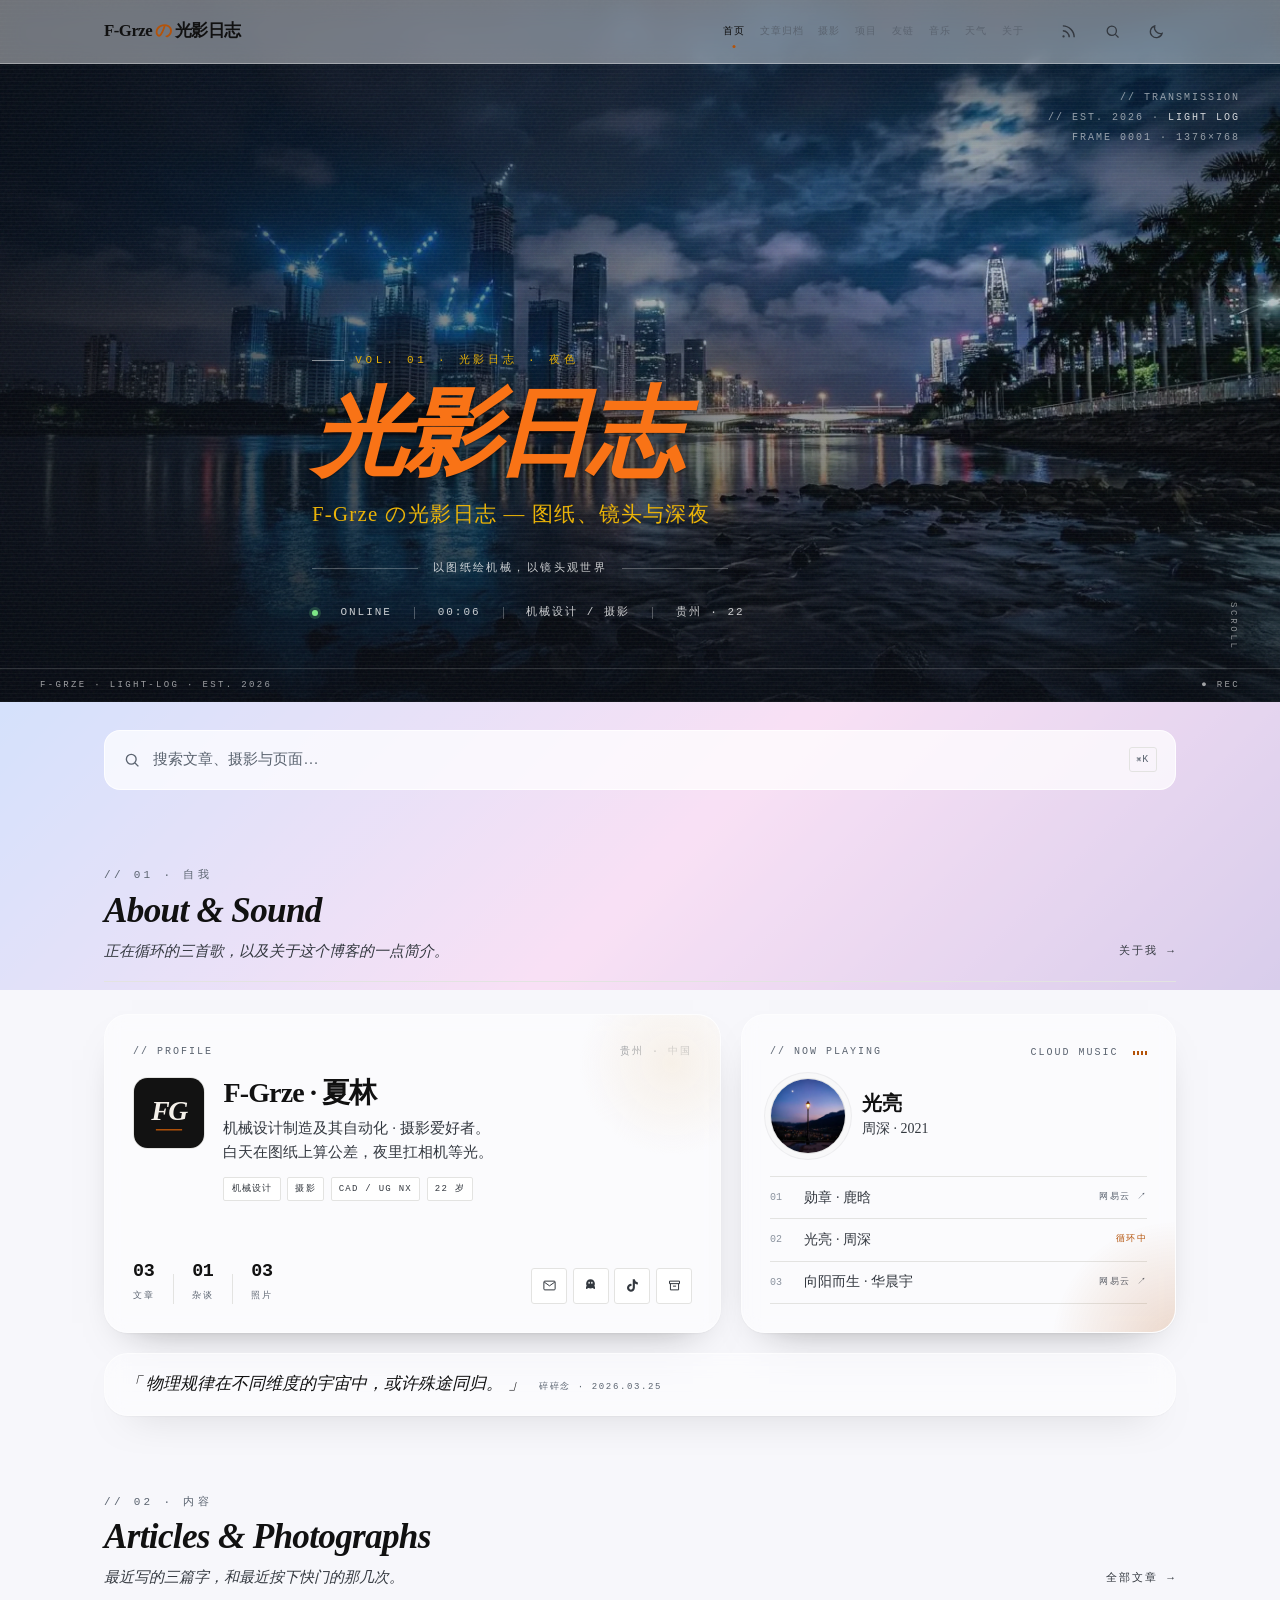
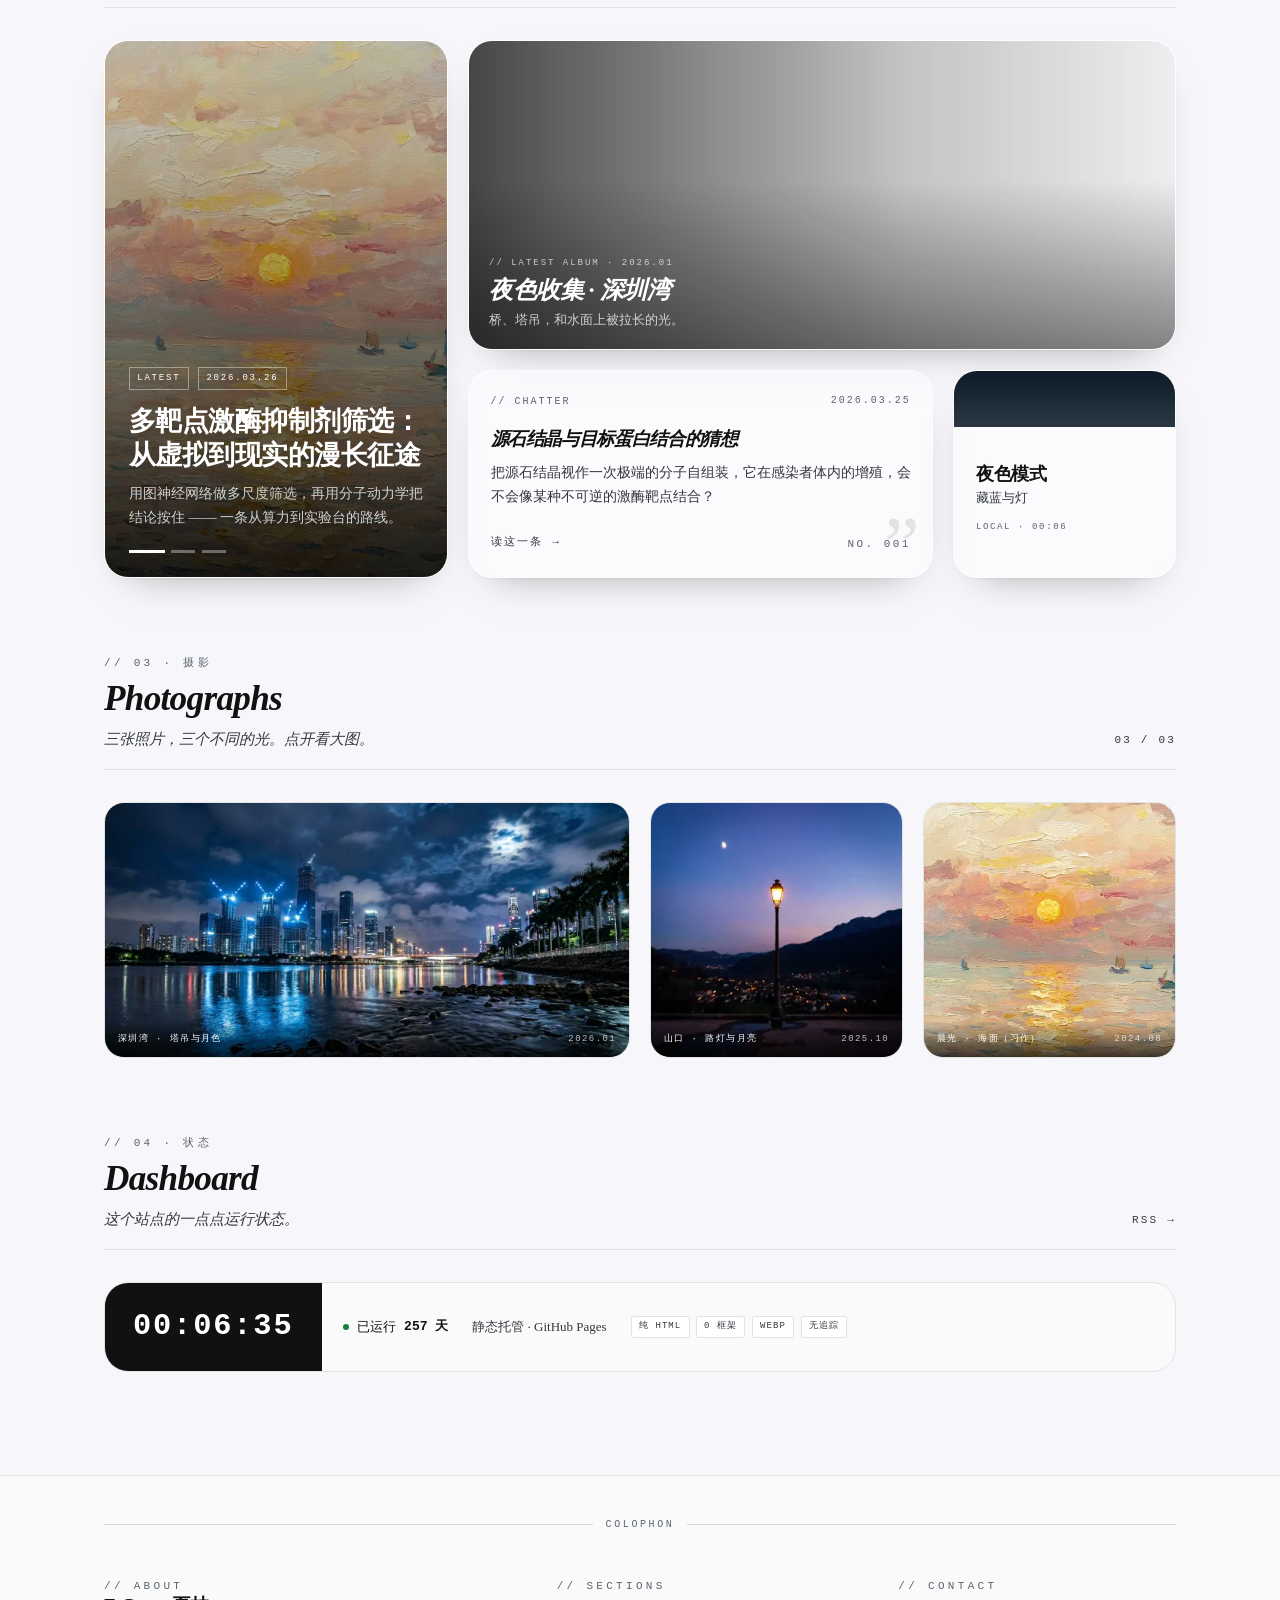
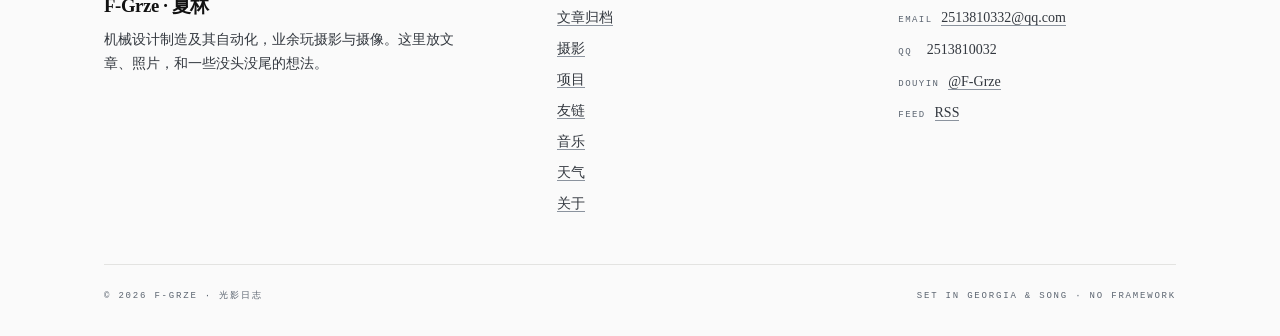
<file: index.html>
<!doctype html>
<html lang="zh-CN" data-theme="light">
<head>
<meta charset="utf-8">
<meta name="viewport" content="width=device-width, initial-scale=1">
<title>F-Grze の光影日志 · 以图纸绘机械，以镜头观世界</title>
<meta name="description" content="F-Grze 的个人站：机械设计、摄影与深夜的碎碎念。纯静态、无追踪、无广告，首屏一张图，秒开。">
<meta name="author" content="F-Grze">
<meta name="theme-color" content="#ffffff" media="(prefers-color-scheme: light)">
<meta name="theme-color" content="#0a0a0a" media="(prefers-color-scheme: dark)">
<link rel="canonical" href="https://f-grze.github.io/F-Grze-blog/">
<link rel="icon" href="favicon.svg" type="image/svg+xml">
<link rel="alternate" type="application/rss+xml" title="F-Grze の光影日志" href="feed.xml">

<meta property="og:type" content="website">
<meta property="og:site_name" content="F-Grze の光影日志">
<meta property="og:locale" content="zh_CN">
<meta property="og:title" content="F-Grze の光影日志 · 以图纸绘机械，以镜头观世界">
<meta property="og:description" content="机械设计、摄影与深夜的碎碎念。纯静态个人站。">
<meta property="og:url" content="https://f-grze.github.io/F-Grze-blog/">
<meta property="og:image" content="https://f-grze.github.io/F-Grze-blog/assets/img/og-cover.jpg">
<meta property="og:image:width" content="1200">
<meta property="og:image:height" content="630">
<meta name="twitter:card" content="summary_large_image">

<link rel="preload" as="image" href="assets/img/hero-city-1376.webp"
      imagesrcset="assets/img/hero-city-640.webp 640w, assets/img/hero-city-1024.webp 1024w, assets/img/hero-city-1376.webp 1376w"
      imagesizes="100vw" fetchpriority="high">
<link rel="stylesheet" href="assets/css/style.min.css">
<script>
  (function () {
    try {
      var t = localStorage.getItem('theme');
      if (t !== 'light' && t !== 'dark') {
        t = window.matchMedia('(prefers-color-scheme: dark)').matches ? 'dark' : 'light';
      }
      document.documentElement.dataset.theme = t;
      document.documentElement.classList.add('js');
    } catch (e) { document.documentElement.classList.add('js'); }
  })();
</script>
<script type="application/ld+json">
{"@context":"https://schema.org","@type":"WebSite","name":"F-Grze の光影日志","url":"https://f-grze.github.io/F-Grze-blog/","inLanguage":"zh-CN","author":{"@type":"Person","name":"F-Grze","jobTitle":"机械设计 · 摄影","email":"mailto:2513810332@qq.com"}}
</script>
</head>
<body data-base="">
<a class="skip" href="#main">跳到主要内容</a>

<header class="site-head">
  <div class="wrap head-inner">
    <a class="brand" href="./">F-Grze<em>の</em>光影日志</a>

    <nav class="nav" aria-label="主导航">
      <a href="./">首页</a>
      <a href="posts/">文章归档</a>
      <a href="photowall.html">摄影</a>
      <a href="projects.html">项目</a>
      <a href="friends.html">友链</a>
      <a href="music.html">音乐</a>
      <a href="weather.html">天气</a>
      <a href="about.html">关于</a>
    </nav>

    <div class="head-tools">
      <a class="icon-btn" href="feed.xml" aria-label="RSS 订阅" title="RSS 订阅">
        <svg viewBox="0 0 24 24" fill="none" stroke="currentColor" stroke-width="2" aria-hidden="true"><path d="M4 11a9 9 0 0 1 9 9M4 4a16 16 0 0 1 16 16"/><circle cx="5" cy="19" r="1.6" fill="currentColor" stroke="none"/></svg>
      </a>
      <button class="icon-btn search-btn" id="search-open" type="button" aria-label="站内搜索（⌘K）" aria-haspopup="dialog">
        <svg viewBox="0 0 24 24" fill="none" stroke="currentColor" stroke-width="1.8" aria-hidden="true"><circle cx="11" cy="11" r="6.5"/><path d="m16 16 4.5 4.5"/></svg>
      </button>
      <button class="icon-btn" id="theme-toggle" type="button" aria-label="切换深浅色">
        <svg class="sun" viewBox="0 0 24 24" fill="none" stroke="currentColor" stroke-width="1.8" aria-hidden="true"><circle cx="12" cy="12" r="4.2"/><path d="M12 2v2.2M12 19.8V22M4.2 4.2l1.6 1.6M18.2 18.2l1.6 1.6M2 12h2.2M19.8 12H22M4.2 19.8l1.6-1.6M18.2 5.8l1.6-1.6"/></svg>
        <svg class="moon" viewBox="0 0 24 24" fill="none" stroke="currentColor" stroke-width="1.8" aria-hidden="true" style="display:none"><path d="M20 14.5A8.5 8.5 0 0 1 9.5 4a8.5 8.5 0 1 0 10.5 10.5z"/></svg>
      </button>
      <button class="icon-btn menu-btn" id="menu-btn" type="button" aria-expanded="false" aria-controls="mobile-menu" aria-label="打开导航菜单">
        <svg class="bars" viewBox="0 0 24 24" fill="none" stroke="currentColor" stroke-width="1.8" aria-hidden="true"><path d="M4 7h16M4 12h16M4 17h16"/></svg>
        <svg class="close" viewBox="0 0 24 24" fill="none" stroke="currentColor" stroke-width="1.8" aria-hidden="true" style="display:none"><path d="M5 5l14 14M19 5L5 19"/></svg>
      </button>
    </div>
  </div>

  <nav class="mobile-menu" id="mobile-menu" aria-label="移动端导航" hidden>
    <a href="./">首页 <span>01</span></a>
    <a href="posts/">文章归档 <span>02</span></a>
    <a href="photowall.html">摄影 <span>03</span></a>
    <a href="projects.html">项目 <span>04</span></a>
    <a href="friends.html">友链 <span>05</span></a>
    <a href="music.html">音乐 <span>06</span></a>
    <a href="weather.html">天气 <span>07</span></a>
    <a href="about.html">关于 <span>08</span></a>
  </nav>
</header>

<main id="main">
  <!-- ============ HERO ============ -->
  <section class="hero" aria-labelledby="hero-title">
    <img class="hero-img" src="assets/img/hero-city-1376.webp"
         srcset="assets/img/hero-city-640.webp 640w, assets/img/hero-city-1024.webp 1024w, assets/img/hero-city-1376.webp 1376w"
         sizes="100vw" width="1376" height="768" fetchpriority="high" decoding="async"
         alt="深圳湾夜色：塔吊、写字楼与水面上的蓝色倒影">
    <div class="hero-scrim" aria-hidden="true"></div>

    <div class="hero-hud" aria-hidden="true">
      <div>// TRANSMISSION</div>
      <div>// EST. 2026 · <b>LIGHT LOG</b></div>
      <div>FRAME 0001 · 1376×768</div>
    </div>

    <div class="wrap hero-inner">
      <p class="kicker">VOL. 01 · 光影日志 · <span data-slot-label>夜色</span></p>
      <h1 id="hero-title">光影日志</h1>
      <p class="hero-sub">F-Grze の光影日志 — 图纸、镜头与深夜</p>
      <div class="hero-rule">以图纸绘机械，以镜头观世界</div>
      <div class="hero-meta">
        <span class="dot" aria-hidden="true"></span>
        <span>ONLINE</span>
        <span class="sep" aria-hidden="true"></span>
        <span data-clock="short">--:--</span>
        <span class="sep" aria-hidden="true"></span>
        <span>机械设计 / 摄影</span>
        <span class="sep" aria-hidden="true"></span>
        <span>贵州 · 22</span>
      </div>
    </div>

    <div class="hero-foot" aria-hidden="true">
      <span>F-GRZE · LIGHT-LOG · EST. 2026</span>
      <span>● REC</span>
    </div>
    <div class="scroll-cue" aria-hidden="true">SCROLL</div>
  </section>

  <div class="wrap">

    <div class="hero-search">
      <button type="button" data-search-open>
        <svg viewBox="0 0 24 24" fill="none" stroke="currentColor" stroke-width="1.8" aria-hidden="true"><circle cx="11" cy="11" r="6.5"/><path d="m16 16 4.5 4.5"/></svg>
        <span>搜索文章、摄影与页面…</span>
        <kbd>⌘K</kbd>
      </button>
    </div>

    <!-- ============ 01 自我 ============ -->
    <section class="section" id="about" aria-labelledby="about-title">
      <header class="section-head reveal">
        <div>
          <div class="section-num">// 01 · 自我</div>
          <h2 class="section-title" id="about-title">About &amp; Sound</h2>
          <p class="section-sub">正在循环的三首歌，以及关于这个博客的一点简介。</p>
        </div>
        <a class="section-link" href="about.html">关于我 →</a>
      </header>

      <div class="grid-12">
        <article class="card profile col-7 reveal">
          <div class="card-label"><span>// PROFILE</span><span>贵州 · 中国</span></div>
          <div class="profile-top">
            <div class="avatar">
              <img src="assets/img/avatar.svg" width="72" height="72" alt="F-Grze 的字母头像" decoding="async">
            </div>
            <div>
              <h3>F-Grze · 夏林</h3>
              <p class="profile-role">机械设计制造及其自动化 · 摄影爱好者。<br>白天在图纸上算公差，夜里扛相机等光。</p>
              <div class="chips">
                <span class="chip">机械设计</span>
                <span class="chip">摄影</span>
                <span class="chip">CAD / UG NX</span>
                <span class="chip">22 岁</span>
              </div>
            </div>
          </div>

          <div class="profile-bottom">
            <div class="stats">
              <div class="stat"><b>03</b><span>文章</span></div>
              <i aria-hidden="true"></i>
              <div class="stat"><b>01</b><span>杂谈</span></div>
              <i aria-hidden="true"></i>
              <div class="stat"><b>03</b><span>照片</span></div>
            </div>

            <div class="socials">
              <a href="mailto:2513810332@qq.com" aria-label="发送邮件" title="邮箱">
                <svg viewBox="0 0 24 24" fill="none" stroke="currentColor" stroke-width="1.6" aria-hidden="true"><rect x="3" y="5" width="18" height="14" rx="1.5"/><path d="m3.5 6.5 8.5 6 8.5-6"/></svg>
              </a>
              <button type="button" data-copy="2513810032" aria-label="复制 QQ 号" title="QQ · 点击复制">
                <svg viewBox="0 0 24 24" fill="currentColor" aria-hidden="true"><path d="M12 2C7.9 2 5 5.1 5 9c0 1.2.3 2.3.8 3.3-.9 1.6-1.3 3.5-.8 4.8.2.5.7.7 1.2.5.7-.4 1.4-1 2-1.6 1.2.5 2.5.8 3.8.8s2.6-.3 3.8-.8c.6.6 1.3 1.2 2 1.6.5.2 1 0 1.2-.5.5-1.3.1-3.2-.8-4.8.5-1 .8-2.1.8-3.3 0-3.9-2.9-7-7-7zm-2.2 7.3c-.7 0-1.2-.8-1.2-1.7s.5-1.7 1.2-1.7 1.2.8 1.2 1.7-.5 1.7-1.2 1.7zm4.4 0c-.7 0-1.2-.8-1.2-1.7s.5-1.7 1.2-1.7 1.2.8 1.2 1.7-.5 1.7-1.2 1.7z"/></svg>
              </button>
              <a href="https://www.douyin.com/user/MS4wLjABAAAAJaAjsx0xAyQ-sXUVlC7HD1X0GJKjgRdaICjdRfOP278gkcYqyB4tEGC4iY7WHdK8" target="_blank" rel="noopener noreferrer" aria-label="抖音主页（新窗口打开）" title="抖音">
                <svg viewBox="0 0 24 24" fill="currentColor" aria-hidden="true"><path d="M19.6 6.7a4.8 4.8 0 0 1-3.8-4.2V2h-3.4v13.7a2.9 2.9 0 1 1-2.9-2.9c.3 0 .6 0 .9.1V9.4a6.3 6.3 0 1 0 5.4 6.3V8.7a8.2 8.2 0 0 0 4.8 1.5V6.8c-.3 0-.7 0-1-.1z"/></svg>
              </a>
              <a href="posts/" aria-label="文章归档" title="归档">
                <svg viewBox="0 0 24 24" fill="none" stroke="currentColor" stroke-width="1.6" aria-hidden="true"><path d="M4 5h16v4H4zM5.5 9v10h13V9M9.5 13h5"/></svg>
              </a>
            </div>
          </div>
        </article>

        <article class="card music col-5 reveal" aria-labelledby="music-title">
          <div class="card-label"><span>// NOW PLAYING</span><span>CLOUD MUSIC <span class="eq" aria-hidden="true"><i></i><i></i><i></i><i></i></span></span></div>
          <div class="music-now">
            <div class="cover">
              <img src="assets/img/album-lamp-320.webp" width="320" height="320" alt="《光亮》封面：黄昏里的路灯" decoding="async">
            </div>
            <div>
              <h3 id="music-title">光亮</h3>
              <p class="artist">周深 · 2021</p>
            </div>
          </div>

          <ul class="tracks">
            <li><a href="https://music.163.com/song?id=35447132" target="_blank" rel="noopener noreferrer"><span class="idx">01</span><span>勋章 · 鹿晗</span><span class="meta">网易云 ↗</span></a></li>
            <li><a href="https://music.163.com/song?id=1899994040" target="_blank" rel="noopener noreferrer"><span class="idx">02</span><span>光亮 · 周深</span><span class="meta"><b>循环中</b></span></a></li>
            <li><a href="https://music.163.com/song?id=2059339022" target="_blank" rel="noopener noreferrer"><span class="idx">03</span><span>向阳而生 · 华晨宇</span><span class="meta">网易云 ↗</span></a></li>
          </ul>
        </article>
      </div>

      <div class="quote-bar reveal">
        <p>「 物理规律在不同维度的宇宙中，或许殊途同归。 」</p>
        <cite>碎碎念 · 2026.03.25</cite>
      </div>
    </section>

    <!-- ============ 02 内容 ============ -->
    <section class="section" id="articles" aria-labelledby="articles-title">
      <header class="section-head reveal">
        <div>
          <div class="section-num">// 02 · 内容</div>
          <h2 class="section-title" id="articles-title">Articles &amp; Photographs</h2>
          <p class="section-sub">最近写的三篇字，和最近按下快门的那几次。</p>
        </div>
        <a class="section-link" href="posts/">全部文章 →</a>
      </header>

      <div class="grid-12">
        <div class="col-4 reveal">
          <div class="feature" data-carousel>
            <div class="feature-slide is-active" data-title="多靶点激酶抑制剂筛选：从虚拟到现实的漫长征途" data-desc="用图神经网络做多尺度筛选，再用分子动力学把结论按住 —— 一条从算力到实验台的路线。" data-date="2026.03.26" data-href="posts/kinase-screening.html">
              <img src="assets/img/post-sunrise-768.webp" srcset="assets/img/post-sunrise-480.webp 480w, assets/img/post-sunrise-768.webp 768w" sizes="(max-width: 1024px) 90vw, 24vw" width="768" height="1376" alt="海上日出的油画习作" loading="lazy" fetchpriority="low" decoding="async">
            </div>
            <div class="feature-slide" data-title="GROMACS 2025 分子动力学模拟初探" data-desc="从体系搭建到能量最小化，一份写给自己的操作备忘。" data-date="2026.03.24" data-href="posts/gromacs-2025.html">
              <img src="assets/img/hero-city-1024.webp" srcset="assets/img/hero-city-640.webp 640w, assets/img/hero-city-1024.webp 1024w" sizes="(max-width: 1024px) 90vw, 24vw" width="1024" height="572" alt="夜色中的城市天际线" loading="lazy" fetchpriority="low" decoding="async">
            </div>
            <div class="feature-slide" data-title="源石结晶与目标蛋白结合的猜想" data-desc="跑图神经网络筛选时的一次串台：把源石病想成一次不可逆的激酶结合。" data-date="2026.03.25" data-href="chatters/originium.html">
              <img src="assets/img/album-lamp-640.webp" srcset="assets/img/album-lamp-320.webp 320w, assets/img/album-lamp-640.webp 640w" sizes="(max-width: 1024px) 90vw, 24vw" width="640" height="640" alt="黄昏里的路灯与半个月亮" loading="lazy" fetchpriority="low" decoding="async">
            </div>

            <div class="feature-body">
              <div class="feature-tag">
                <span>LATEST</span>
                <span data-slide-date>2026.03.26</span>
              </div>
              <h3><a href="posts/kinase-screening.html" data-slide-link aria-label="阅读：多靶点激酶抑制剂筛选">多靶点激酶抑制剂筛选：从虚拟到现实的漫长征途</a></h3>
              <p data-slide-desc>用图神经网络做多尺度筛选，再用分子动力学把结论按住。</p>
              <div class="feature-dots" role="group" aria-label="最新文章切换">
                <button type="button" aria-current="true" aria-label="第 1 篇"></button>
                <button type="button" aria-label="第 2 篇"></button>
                <button type="button" aria-label="第 3 篇"></button>
              </div>
            </div>
          </div>
        </div>

        <div class="col-8" style="display:flex;flex-direction:column;gap:1.25rem">
          <a class="album reveal" href="photowall.html">
            <img src="assets/img/hero-city-1024.webp" srcset="assets/img/hero-city-640.webp 640w, assets/img/hero-city-1024.webp 1024w" sizes="(max-width: 1024px) 92vw, 58vw" width="1024" height="572" alt="深圳湾夜色，水面倒映着塔吊的蓝光" loading="lazy" fetchpriority="low" decoding="async">
            <div class="album-body">
              <div class="mono">// LATEST ALBUM · 2026.01</div>
              <h3>夜色收集 · 深圳湾</h3>
              <p>桥、塔吊，和水面上被拉长的光。</p>
            </div>
          </a>

          <div class="grid-12" style="gap:1.25rem">
            <article class="chatter col-8 reveal" id="chatter">
              <div>
                <div class="card-label"><span>// CHATTER</span><span>2026.03.25</span></div>
                <h3>源石结晶与目标蛋白结合的猜想</h3>
                <p>把源石结晶视作一次极端的分子自组装，它在感染者体内的增殖，会不会像某种不可逆的激酶靶点结合？</p>
                <span class="mark" aria-hidden="true">”</span>
              </div>
              <div class="chatter-foot">
                <a class="section-link" href="chatters/originium.html">读这一条 →</a>
                <span class="mono">NO. 001</span>
              </div>
            </article>

            <article class="timecard col-4 reveal" aria-labelledby="timecard-title">
              <div class="timecard-swatch" data-slot-swatch aria-hidden="true"></div>
              <div class="timecard-body">
                <h3 id="timecard-title"><span data-slot-label>夜色</span>模式</h3>
                <p data-slot-desc>藏蓝与灯，页面最安静的一段。</p>
                <span class="local" data-slot-time>LOCAL · --:--</span>
              </div>
            </article>
          </div>
        </div>
      </div>
    </section>

    <!-- ============ 03 摄影 ============ -->
    <section class="section" id="photowall" aria-labelledby="photos-title">
      <header class="section-head reveal">
        <div>
          <div class="section-num">// 03 · 摄影</div>
          <h2 class="section-title" id="photos-title">Photographs</h2>
          <p class="section-sub">三张照片，三个不同的光。<em>点开看大图。</em></p>
        </div>
        <span class="section-link" aria-hidden="true">03 / 03</span>
      </header>

      <div class="photos">
        <figure class="photo reveal">
          <button type="button" data-lightbox
                  data-full="assets/img/hero-city-1376.webp"
                  data-caption="深圳湾 · 塔吊与月色 · 2026.01"
                  data-alt="深圳湾夜色全景"
                  data-w="1376" data-h="768">
            <img src="assets/img/hero-city-1024.webp" srcset="assets/img/hero-city-640.webp 640w, assets/img/hero-city-1024.webp 1024w, assets/img/hero-city-1376.webp 1376w" sizes="(max-width: 1024px) 100vw, 48vw" width="1024" height="572" loading="lazy" fetchpriority="low" decoding="async"
                 alt="夜色里的深圳湾：塔吊亮着施工灯，水面拖着蓝白色的倒影">
            <figcaption><span>深圳湾 · 塔吊与月色</span><span>2026.01</span></figcaption>
          </button>
        </figure>

        <figure class="photo reveal">
          <button type="button" data-lightbox
                  data-full="assets/img/album-lamp-1024.webp"
                  data-caption="山口 · 路灯与半个月亮 · 2025.10"
                  data-alt="黄昏山口的橙色路灯与月亮"
                  data-w="1024" data-h="1024">
            <img src="assets/img/album-lamp-640.webp" srcset="assets/img/album-lamp-320.webp 320w, assets/img/album-lamp-640.webp 640w, assets/img/album-lamp-1024.webp 1024w" sizes="(max-width: 1024px) 100vw, 24vw" width="640" height="640" loading="lazy" fetchpriority="low" decoding="async"
                 alt="黄昏时分的山口，一盏橙色路灯亮着，天上挂着半个月亮">
            <figcaption><span>山口 · 路灯与月亮</span><span>2025.10</span></figcaption>
          </button>
        </figure>

        <figure class="photo reveal">
          <button type="button" data-lightbox
                  data-full="assets/img/post-sunrise-768.webp"
                  data-caption="晨光 · 海面 · 油画习作 · 2024.08"
                  data-alt="海上日出的油画习作"
                  data-w="768" data-h="1376">
            <img src="assets/img/post-sunrise-480.webp" srcset="assets/img/post-sunrise-480.webp 480w, assets/img/post-sunrise-768.webp 768w" sizes="(max-width: 1024px) 100vw, 24vw" width="480" height="860" loading="lazy" fetchpriority="low" decoding="async"
                 alt="一幅海上日出的油画：粉橘色的云、金色的海面与远处的小船">
            <figcaption><span>晨光 · 海面（习作）</span><span>2024.08</span></figcaption>
          </button>
        </figure>
      </div>
    </section>

    <!-- ============ 04 状态 ============ -->
    <section class="section" id="status" aria-labelledby="status-title">
      <header class="section-head reveal">
        <div>
          <div class="section-num">// 04 · 状态</div>
          <h2 class="section-title" id="status-title">Dashboard</h2>
          <p class="section-sub">这个站点的一点点运行状态。</p>
        </div>
        <a class="section-link" href="feed.xml">RSS →</a>
      </header>

      <div class="dash reveal">
        <div class="dash-clock"><span data-clock>--:--:--</span></div>
        <div class="dash-body">
          <span class="live"><i aria-hidden="true"></i> 已运行 <b data-uptime>—</b></span>
          <span>静态托管 · GitHub Pages</span>
          <div class="badges">
            <span class="badge">纯 HTML</span>
            <span class="badge">0 框架</span>
            <span class="badge">WebP</span>
            <span class="badge">无追踪</span>
          </div>
        </div>
      </div>
    </section>

  </div>
</main>

<footer class="site-foot">
  <div class="wrap">
    <div class="foot-rule">COLOPHON</div>
    <div class="foot-grid">
      <div>
        <div class="section-num">// ABOUT</div>
        <h3>F-Grze · 夏林</h3>
        <p>机械设计制造及其自动化，业余玩摄影与摄像。这里放文章、照片，和一些没头没尾的想法。</p>
      </div>
      <div>
        <div class="section-num">// SECTIONS</div>
        <ul class="foot-list">
          <li><a href="posts/">文章归档</a></li>
          <li><a href="photowall.html">摄影</a></li>
          <li><a href="projects.html">项目</a></li>
          <li><a href="friends.html">友链</a></li>
          <li><a href="music.html">音乐</a></li>
          <li><a href="weather.html">天气</a></li>
          <li><a href="about.html">关于</a></li>
        </ul>
      </div>
      <div>
        <div class="section-num">// CONTACT</div>
        <ul class="foot-list">
          <li><span class="k">EMAIL</span><a href="mailto:2513810332@qq.com">2513810332@qq.com</a></li>
          <li><span class="k">QQ</span><button type="button" data-copy="2513810032" style="font-size:.875rem;color:var(--paper-1)">2513810032</button></li>
          <li><span class="k">DOUYIN</span><a href="https://www.douyin.com/user/MS4wLjABAAAAJaAjsx0xAyQ-sXUVlC7HD1X0GJKjgRdaICjdRfOP278gkcYqyB4tEGC4iY7WHdK8" target="_blank" rel="noopener noreferrer">@F-Grze</a></li>
          <li><span class="k">FEED</span><a href="feed.xml">RSS</a></li>
        </ul>
      </div>
    </div>
    <div class="colophon">
      <span>© 2026 F-Grze · 光影日志</span>
      <span>SET IN GEORGIA &amp; SONG · NO FRAMEWORK</span>
    </div>
  </div>
</footer>

<div class="lightbox" id="lightbox" role="dialog" aria-modal="true" aria-label="查看大图" hidden>
  <button class="lightbox-close" type="button" aria-label="关闭大图">
    <svg viewBox="0 0 24 24" width="18" height="18" fill="none" stroke="currentColor" stroke-width="1.8" aria-hidden="true"><path d="M5 5l14 14M19 5L5 19"/></svg>
  </button>
  <figure style="margin:0">
    <img src="[data-uri]" alt="" width="1376" height="768">
    <figcaption></figcaption>
  </figure>
</div>

<!-- search -->
<div class="search-modal" id="search" role="dialog" aria-modal="true" aria-label="站内搜索" hidden>
  <div class="search-box">
    <div class="search-field">
      <svg viewBox="0 0 24 24" fill="none" stroke="currentColor" stroke-width="1.8" aria-hidden="true"><circle cx="11" cy="11" r="6.5"/><path d="m16 16 4.5 4.5"/></svg>
      <input id="search-input" type="search" placeholder="搜索文章、摄影、页面…" autocomplete="off" spellcheck="false" aria-label="输入关键词" aria-controls="search-results">
      <button type="button" class="search-close" id="search-close" aria-label="关闭搜索">ESC</button>
    </div>
    <ul class="search-results" id="search-results" role="listbox" aria-label="搜索结果"></ul>
    <p class="search-hint">↑↓ 选择 · ↵ 打开 · ⌘K / Ctrl+K 唤起</p>
  </div>
</div>

<script src="assets/js/main.min.js" defer></script>
</body>
</html>
</file>
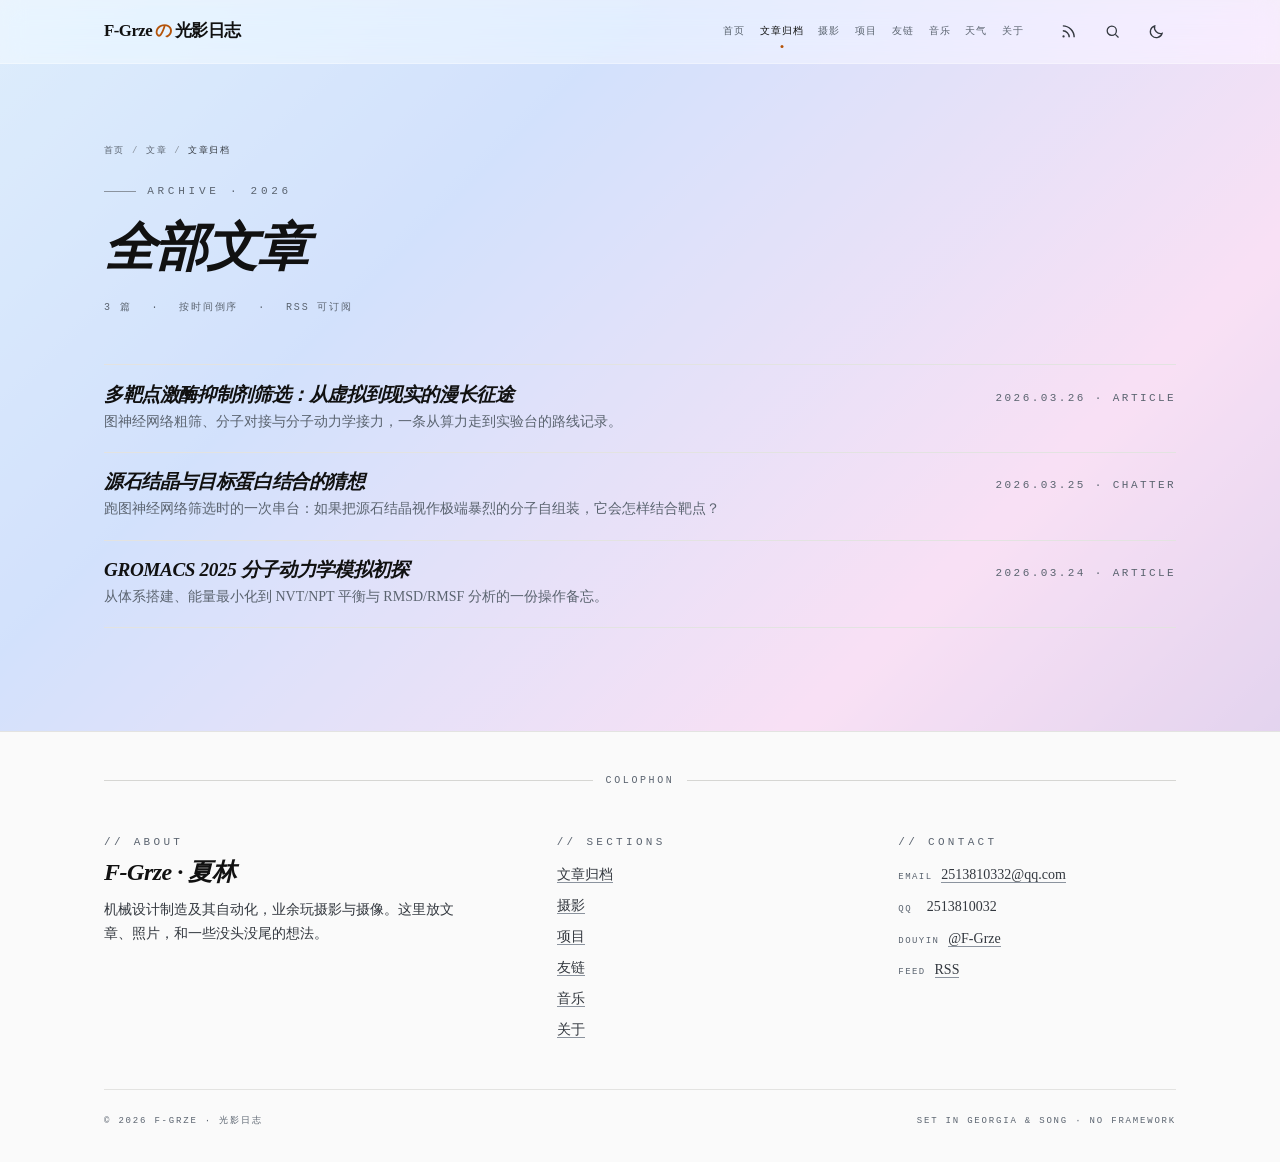
<file: posts/index.html>
<!doctype html>
<html lang="zh-CN" data-theme="light">
<head>
<meta charset="utf-8">
<meta name="viewport" content="width=device-width, initial-scale=1">
<title>全部文章 · F-Grze の光影日志</title>
<meta name="description" content="F-Grze 的文章与碎碎念归档。">
<meta name="author" content="F-Grze">
<meta name="theme-color" content="#ffffff" media="(prefers-color-scheme: light)">
<meta name="theme-color" content="#0a0a0a" media="(prefers-color-scheme: dark)">
<link rel="canonical" href="https://f-grze.github.io/F-Grze-blog/posts/">
<link rel="icon" href="../favicon.svg" type="image/svg+xml">
<link rel="alternate" type="application/rss+xml" title="F-Grze の光影日志" href="../feed.xml">
<meta property="og:type" content="article">
<meta property="og:title" content="全部文章">
<meta property="og:description" content="F-Grze 的文章与碎碎念归档。">
<meta property="og:image" content="https://f-grze.github.io/F-Grze-blog/assets/img/og-cover.jpg">
<meta name="twitter:card" content="summary_large_image">
<link rel="stylesheet" href="../assets/css/style.min.css">
<script>
  (function () {
    try {
      var t = localStorage.getItem('theme');
      if (t !== 'light' && t !== 'dark') {
        t = window.matchMedia('(prefers-color-scheme: dark)').matches ? 'dark' : 'light';
      }
      document.documentElement.dataset.theme = t;
    } catch (e) {}
  })();
</script>
</head>
<body data-base="../">
<a class="skip" href="#main">跳到主要内容</a>

<header class="site-head">
  <div class="wrap head-inner">
    <a class="brand" href="../">F-Grze<em>の</em>光影日志</a>
    <nav class="nav" aria-label="主导航">
      <a href="../index.html">首页</a>
      <a href="./">文章归档</a>
      <a href="../photowall.html">摄影</a>
      <a href="../projects.html">项目</a>
      <a href="../friends.html">友链</a>
      <a href="../music.html">音乐</a>
      <a href="../weather.html">天气</a>
      <a href="../about.html">关于</a>
    </nav>
    <div class="head-tools">
      <a class="icon-btn" href="../feed.xml" aria-label="RSS 订阅">
        <svg viewBox="0 0 24 24" fill="none" stroke="currentColor" stroke-width="2" aria-hidden="true"><path d="M4 11a9 9 0 0 1 9 9M4 4a16 16 0 0 1 16 16"/><circle cx="5" cy="19" r="1.6" fill="currentColor" stroke="none"/></svg>
      </a>
      <button class="icon-btn search-btn" id="search-open" data-search-open type="button" aria-label="站内搜索（⌘K）" aria-haspopup="dialog">
        <svg viewBox="0 0 24 24" fill="none" stroke="currentColor" stroke-width="1.8" aria-hidden="true"><circle cx="11" cy="11" r="6.5"/><path d="m16 16 4.5 4.5"/></svg>
      </button>
      <button class="icon-btn" id="theme-toggle" type="button" aria-label="切换深浅色">
        <svg class="sun" viewBox="0 0 24 24" fill="none" stroke="currentColor" stroke-width="1.8" aria-hidden="true"><circle cx="12" cy="12" r="4.2"/><path d="M12 2v2.2M12 19.8V22M4.2 4.2l1.6 1.6M18.2 18.2l1.6 1.6M2 12h2.2M19.8 12H22M4.2 19.8l1.6-1.6M18.2 5.8l1.6-1.6"/></svg>
        <svg class="moon" viewBox="0 0 24 24" fill="none" stroke="currentColor" stroke-width="1.8" aria-hidden="true" style="display:none"><path d="M20 14.5A8.5 8.5 0 0 1 9.5 4a8.5 8.5 0 1 0 10.5 10.5z"/></svg>
      </button>
      <button class="icon-btn menu-btn" id="menu-btn" type="button" aria-expanded="false" aria-controls="mobile-menu" aria-label="打开导航菜单">
        <svg viewBox="0 0 24 24" fill="none" stroke="currentColor" stroke-width="1.8" aria-hidden="true"><path d="M4 7h16M4 12h16M4 17h16"/></svg>
      </button>
    </div>
  </div>
  <nav class="mobile-menu" id="mobile-menu" aria-label="移动端导航" hidden>
    <a href="../index.html">首页 <span>01</span></a>
    <a href="./">文章归档 <span>02</span></a>
    <a href="../photowall.html">摄影 <span>03</span></a>
    <a href="../projects.html">项目 <span>04</span></a>
    <a href="../friends.html">友链 <span>05</span></a>
    <a href="../music.html">音乐 <span>06</span></a>
    <a href="../weather.html">天气 <span>07</span></a>
    <a href="../about.html">关于 <span>08</span></a>
  </nav>
</header>
<main id="main">
  <header class="wrap article-head">
    <nav class="crumbs" aria-label="面包屑"><a href="../">首页</a><span class="sep" aria-hidden="true">/</span><a href="../posts/">文章</a><span class="sep" aria-hidden="true">/</span><span aria-current="page">文章归档</span></nav>
    <p class="kicker">ARCHIVE · 2026</p>
    <h1>全部文章</h1>
    <div class="article-meta"><span>3 篇</span><span>·</span><span>按时间倒序</span><span>·</span><span>RSS 可订阅</span></div>
  </header>
  <div class="wrap" style="margin-top:clamp(2rem,4vw,3rem)">
    <div class="archive-list">
      <article class="archive-item">
        <div>
          <h2><a href="../posts/kinase-screening.html">多靶点激酶抑制剂筛选：从虚拟到现实的漫长征途</a></h2>
          <p>图神经网络粗筛、分子对接与分子动力学接力，一条从算力走到实验台的路线记录。</p>
        </div>
        <span class="mono">2026.03.26 · ARTICLE</span>
      </article>
      <article class="archive-item">
        <div>
          <h2><a href="../chatters/originium.html">源石结晶与目标蛋白结合的猜想</a></h2>
          <p>跑图神经网络筛选时的一次串台：如果把源石结晶视作极端暴烈的分子自组装，它会怎样结合靶点？</p>
        </div>
        <span class="mono">2026.03.25 · CHATTER</span>
      </article>
      <article class="archive-item">
        <div>
          <h2><a href="../posts/gromacs-2025.html">GROMACS 2025 分子动力学模拟初探</a></h2>
          <p>从体系搭建、能量最小化到 NVT/NPT 平衡与 RMSD/RMSF 分析的一份操作备忘。</p>
        </div>
        <span class="mono">2026.03.24 · ARTICLE</span>
      </article>
    </div>
  </div>
</main>

<footer class="site-foot">
  <div class="wrap">
    <div class="foot-rule">COLOPHON</div>
    <div class="foot-grid">
      <div>
        <div class="section-num">// ABOUT</div>
        <h2>F-Grze · 夏林</h2>
        <p>机械设计制造及其自动化，业余玩摄影与摄像。这里放文章、照片，和一些没头没尾的想法。</p>
      </div>
      <div>
        <div class="section-num">// SECTIONS</div>
        <ul class="foot-list">
          <li><a href="./">文章归档</a></li>
          <li><a href="../photowall.html">摄影</a></li>
          <li><a href="../projects.html">项目</a></li>
          <li><a href="../friends.html">友链</a></li>
          <li><a href="../music.html">音乐</a></li>
          <li><a href="../about.html">关于</a></li>
        </ul>
      </div>
      <div>
        <div class="section-num">// CONTACT</div>
        <ul class="foot-list">
          <li><span class="k">EMAIL</span><a href="mailto:2513810332@qq.com">2513810332@qq.com</a></li>
          <li><span class="k">QQ</span><button type="button" data-copy="2513810032" style="font-size:.875rem;color:var(--paper-1)">2513810032</button></li>
          <li><span class="k">DOUYIN</span><a href="https://www.douyin.com/user/MS4wLjABAAAAJaAjsx0xAyQ-sXUVlC7HD1X0GJKjgRdaICjdRfOP278gkcYqyB4tEGC4iY7WHdK8" target="_blank" rel="noopener noreferrer">@F-Grze</a></li>
          <li><span class="k">FEED</span><a href="../feed.xml">RSS</a></li>
        </ul>
      </div>
    </div>
    <div class="colophon">
      <span>© 2026 F-Grze · 光影日志</span>
      <span>SET IN GEORGIA &amp; SONG · NO FRAMEWORK</span>
    </div>
  </div>
</footer>
<!-- search -->
<div class="search-modal" id="search" role="dialog" aria-modal="true" aria-label="站内搜索" hidden>
  <div class="search-box">
    <div class="search-field">
      <svg viewBox="0 0 24 24" fill="none" stroke="currentColor" stroke-width="1.8" aria-hidden="true"><circle cx="11" cy="11" r="6.5"/><path d="m16 16 4.5 4.5"/></svg>
      <input id="search-input" type="search" placeholder="搜索文章、摄影、页面…" autocomplete="off" spellcheck="false" aria-label="输入关键词" aria-controls="search-results">
      <button type="button" class="search-close" id="search-close" aria-label="关闭搜索">ESC</button>
    </div>
    <ul class="search-results" id="search-results" role="listbox" aria-label="搜索结果"></ul>
    <p class="search-hint">↑↓ 选择 · ↵ 打开 · ⌘K / Ctrl+K 唤起</p>
  </div>
</div>

<script src="../assets/js/main.min.js" defer></script>
</body>
</html>
</file>
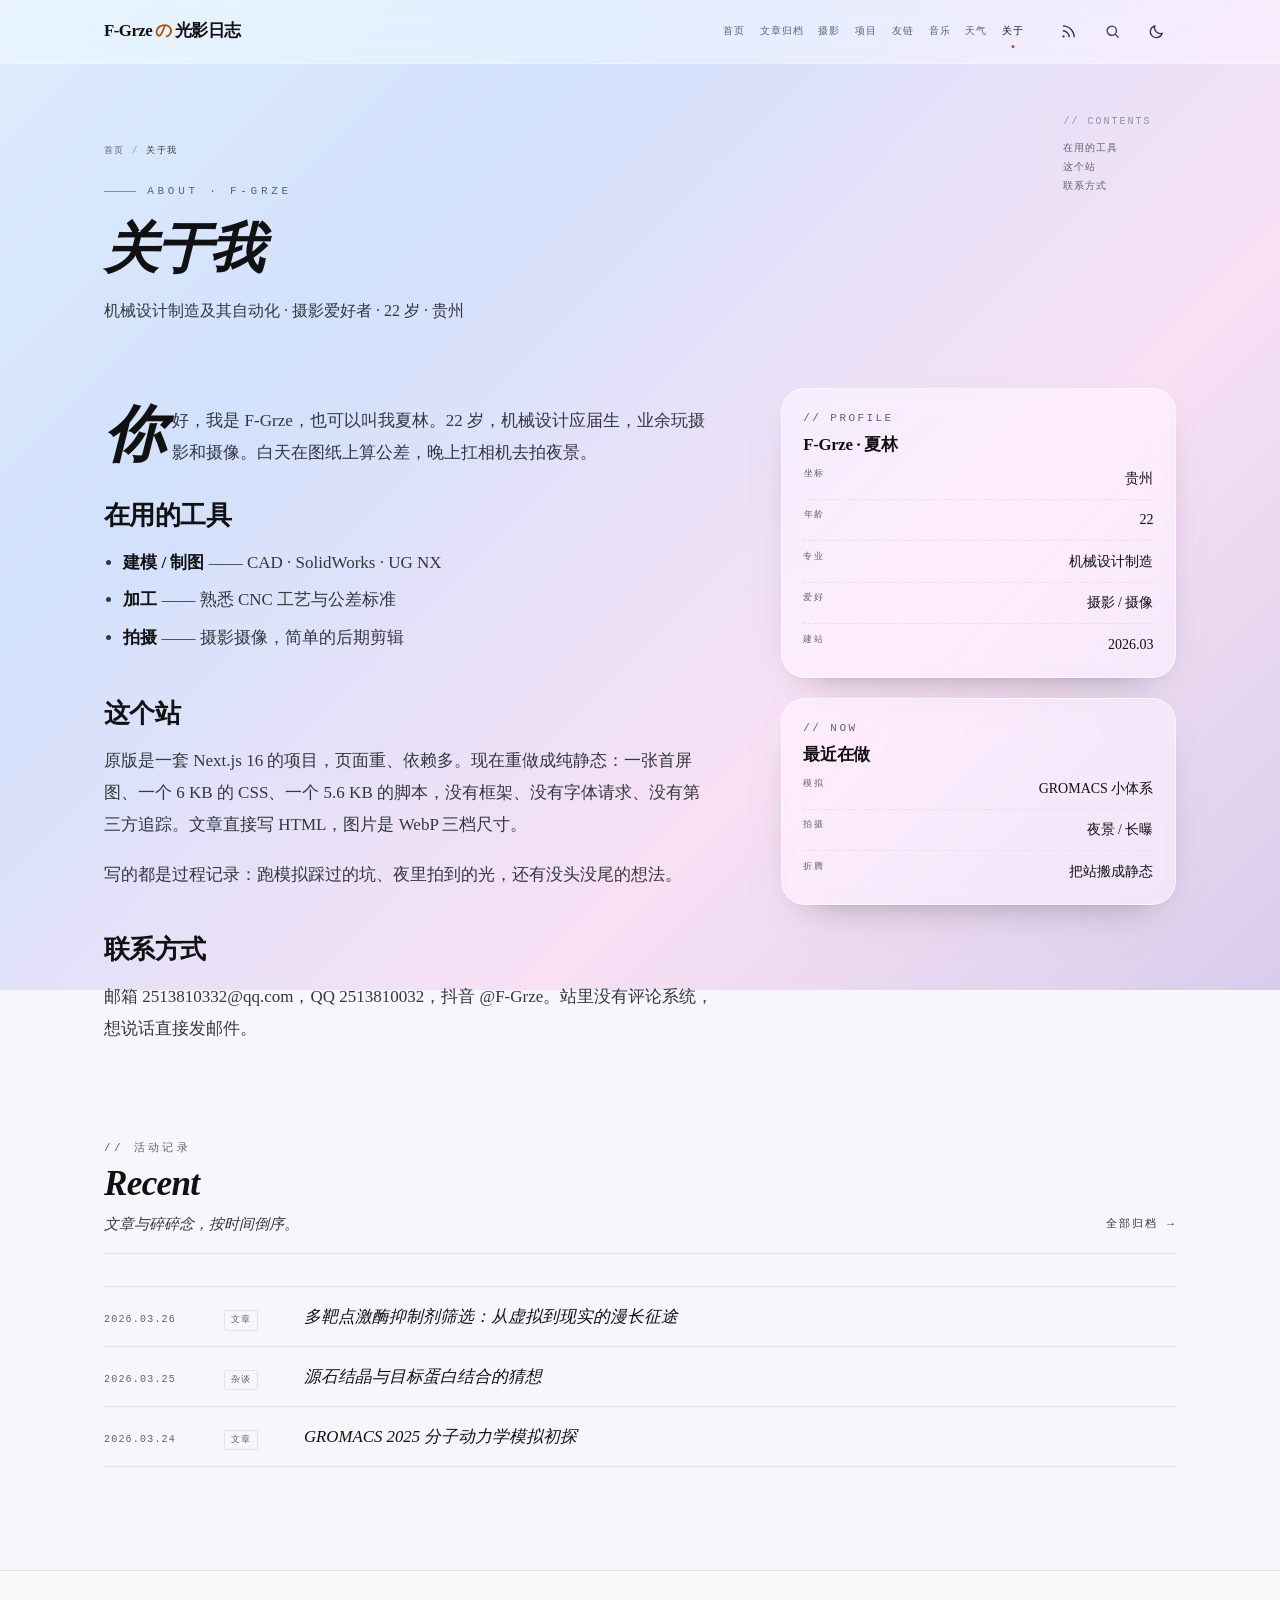
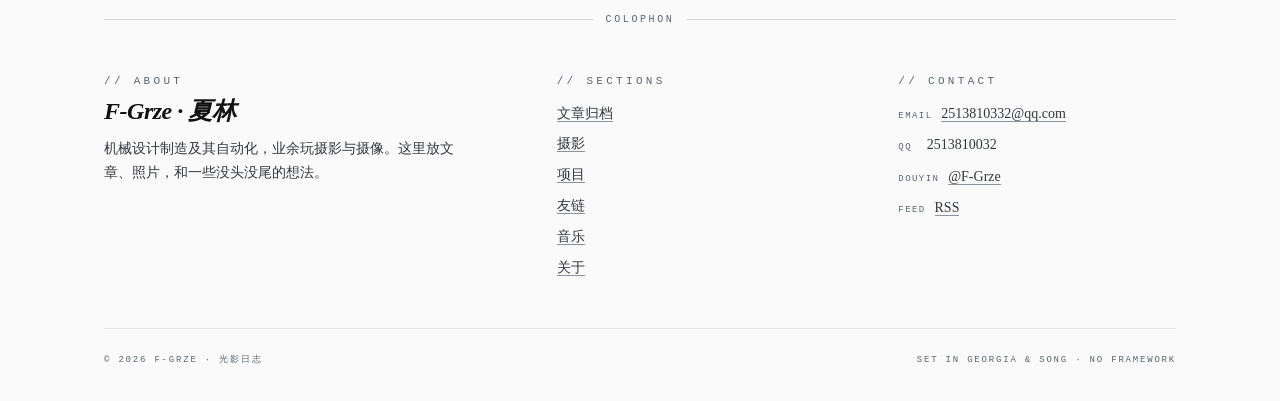
<file: about.html>
<!doctype html>
<html lang="zh-CN" data-theme="light">
<head>
<meta charset="utf-8">
<meta name="viewport" content="width=device-width, initial-scale=1">
<title>关于我 · F-Grze の光影日志</title>
<meta name="description" content="F-Grze：机械设计制造及其自动化，摄影爱好者，贵州，22 岁。">
<meta name="author" content="F-Grze">
<meta name="theme-color" content="#ffffff" media="(prefers-color-scheme: light)">
<meta name="theme-color" content="#0a0a0a" media="(prefers-color-scheme: dark)">
<link rel="canonical" href="https://f-grze.github.io/F-Grze-blog/about.html">
<link rel="icon" href="favicon.svg" type="image/svg+xml">
<link rel="alternate" type="application/rss+xml" title="F-Grze の光影日志" href="feed.xml">
<meta property="og:type" content="article">
<meta property="og:title" content="关于我">
<meta property="og:description" content="F-Grze：机械设计制造及其自动化，摄影爱好者，贵州，22 岁。">
<meta property="og:image" content="https://f-grze.github.io/F-Grze-blog/assets/img/og-cover.jpg">
<meta name="twitter:card" content="summary_large_image">
<link rel="stylesheet" href="assets/css/style.min.css">
<script>
  (function () {
    try {
      var t = localStorage.getItem('theme');
      if (t !== 'light' && t !== 'dark') {
        t = window.matchMedia('(prefers-color-scheme: dark)').matches ? 'dark' : 'light';
      }
      document.documentElement.dataset.theme = t;
    } catch (e) {}
  })();
</script>
</head>
<body data-base="">
<a class="skip" href="#main">跳到主要内容</a>

<header class="site-head">
  <div class="wrap head-inner">
    <a class="brand" href="">F-Grze<em>の</em>光影日志</a>
    <nav class="nav" aria-label="主导航">
      <a href="index.html">首页</a>
      <a href="posts/">文章归档</a>
      <a href="photowall.html">摄影</a>
      <a href="projects.html">项目</a>
      <a href="friends.html">友链</a>
      <a href="music.html">音乐</a>
      <a href="weather.html">天气</a>
      <a href="about.html">关于</a>
    </nav>
    <div class="head-tools">
      <a class="icon-btn" href="feed.xml" aria-label="RSS 订阅">
        <svg viewBox="0 0 24 24" fill="none" stroke="currentColor" stroke-width="2" aria-hidden="true"><path d="M4 11a9 9 0 0 1 9 9M4 4a16 16 0 0 1 16 16"/><circle cx="5" cy="19" r="1.6" fill="currentColor" stroke="none"/></svg>
      </a>
      <button class="icon-btn search-btn" id="search-open" data-search-open type="button" aria-label="站内搜索（⌘K）" aria-haspopup="dialog">
        <svg viewBox="0 0 24 24" fill="none" stroke="currentColor" stroke-width="1.8" aria-hidden="true"><circle cx="11" cy="11" r="6.5"/><path d="m16 16 4.5 4.5"/></svg>
      </button>
      <button class="icon-btn" id="theme-toggle" type="button" aria-label="切换深浅色">
        <svg class="sun" viewBox="0 0 24 24" fill="none" stroke="currentColor" stroke-width="1.8" aria-hidden="true"><circle cx="12" cy="12" r="4.2"/><path d="M12 2v2.2M12 19.8V22M4.2 4.2l1.6 1.6M18.2 18.2l1.6 1.6M2 12h2.2M19.8 12H22M4.2 19.8l1.6-1.6M18.2 5.8l1.6-1.6"/></svg>
        <svg class="moon" viewBox="0 0 24 24" fill="none" stroke="currentColor" stroke-width="1.8" aria-hidden="true" style="display:none"><path d="M20 14.5A8.5 8.5 0 0 1 9.5 4a8.5 8.5 0 1 0 10.5 10.5z"/></svg>
      </button>
      <button class="icon-btn menu-btn" id="menu-btn" type="button" aria-expanded="false" aria-controls="mobile-menu" aria-label="打开导航菜单">
        <svg viewBox="0 0 24 24" fill="none" stroke="currentColor" stroke-width="1.8" aria-hidden="true"><path d="M4 7h16M4 12h16M4 17h16"/></svg>
      </button>
    </div>
  </div>
  <nav class="mobile-menu" id="mobile-menu" aria-label="移动端导航" hidden>
    <a href="index.html">首页 <span>01</span></a>
    <a href="posts/">文章归档 <span>02</span></a>
    <a href="photowall.html">摄影 <span>03</span></a>
    <a href="projects.html">项目 <span>04</span></a>
    <a href="friends.html">友链 <span>05</span></a>
    <a href="music.html">音乐 <span>06</span></a>
    <a href="weather.html">天气 <span>07</span></a>
    <a href="about.html">关于 <span>08</span></a>
  </nav>
</header>

<main id="main">
  <header class="wrap page-head">
    <nav class="crumbs" aria-label="面包屑"><a href="./">首页</a><span class="sep" aria-hidden="true">/</span><span aria-current="page">关于我</span></nav>
    <p class="kicker">ABOUT · F-GRZE</p>
    <h1>关于我</h1>
    <p class="page-sub">机械设计制造及其自动化 · 摄影爱好者 · 22 岁 · 贵州</p>
  </header>

  <div class="wrap about-grid">
    <div class="article-body about-body">
      <p data-dropcap>你好，我是 F-Grze，也可以叫我夏林。22 岁，机械设计应届生，业余玩摄影和摄像。白天在图纸上算公差，晚上扛相机去拍夜景。</p>

      <h2>在用的工具</h2>
      <ul>
        <li><strong>建模 / 制图</strong> —— CAD · SolidWorks · UG NX</li>
        <li><strong>加工</strong> —— 熟悉 CNC 工艺与公差标准</li>
        <li><strong>拍摄</strong> —— 摄影摄像，简单的后期剪辑</li>
      </ul>

      <h2>这个站</h2>
      <p>原版是一套 Next.js 16 的项目，页面重、依赖多。现在重做成纯静态：一张首屏图、一个 6 KB 的 CSS、一个 5.6 KB 的脚本，没有框架、没有字体请求、没有第三方追踪。文章直接写 HTML，图片是 WebP 三档尺寸。</p>
      <p>写的都是过程记录：跑模拟踩过的坑、夜里拍到的光，还有没头没尾的想法。</p>

      <h2>联系方式</h2>
      <p>邮箱 <a href="mailto:2513810332@qq.com">2513810332@qq.com</a>，QQ 2513810032，抖音 <a href="https://www.douyin.com/user/MS4wLjABAAAAJaAjsx0xAyQ-sXUVlC7HD1X0GJKjgRdaICjdRfOP278gkcYqyB4tEGC4iY7WHdK8" target="_blank" rel="noopener noreferrer">@F-Grze</a>。站里没有评论系统，想说话直接发邮件。</p>
    </div>

    <aside class="side-stack">
      <div class="side-card">
        <div class="mono">// PROFILE</div>
        <h2>F-Grze · 夏林</h2>
        <div class="side-list">
          <div><span class="k">坐标</span><span class="v">贵州</span></div>
          <div><span class="k">年龄</span><span class="v">22</span></div>
          <div><span class="k">专业</span><span class="v">机械设计制造</span></div>
          <div><span class="k">爱好</span><span class="v">摄影 / 摄像</span></div>
          <div><span class="k">建站</span><span class="v">2026.03</span></div>
        </div>
      </div>
      <div class="side-card">
        <div class="mono">// NOW</div>
        <h2>最近在做</h2>
        <div class="side-list">
          <div><span class="k">模拟</span><span class="v">GROMACS 小体系</span></div>
          <div><span class="k">拍摄</span><span class="v">夜景 / 长曝</span></div>
          <div><span class="k">折腾</span><span class="v">把站搬成静态</span></div>
        </div>
      </div>
    </aside>
  </div>

  <section class="wrap section">
    <header class="section-head">
      <div>
        <div class="section-num">// 活动记录</div>
        <h2 class="section-title">Recent</h2>
        <p class="section-sub">文章与碎碎念，按时间倒序。</p>
      </div>
      <a class="section-link" href="timeline.html">全部归档 →</a>
    </header>
    <div class="activity">
      <a href="posts/kinase-screening.html"><time datetime="2026-03-26">2026.03.26</time><span class="kind">文章</span><span class="t">多靶点激酶抑制剂筛选：从虚拟到现实的漫长征途</span></a>
      <a href="chatters/originium.html"><time datetime="2026-03-25">2026.03.25</time><span class="kind">杂谈</span><span class="t">源石结晶与目标蛋白结合的猜想</span></a>
      <a href="posts/gromacs-2025.html"><time datetime="2026-03-24">2026.03.24</time><span class="kind">文章</span><span class="t">GROMACS 2025 分子动力学模拟初探</span></a>
    </div>
  </section>
</main>

<footer class="site-foot">
  <div class="wrap">
    <div class="foot-rule">COLOPHON</div>
    <div class="foot-grid">
      <div>
        <div class="section-num">// ABOUT</div>
        <h2>F-Grze · 夏林</h2>
        <p>机械设计制造及其自动化，业余玩摄影与摄像。这里放文章、照片，和一些没头没尾的想法。</p>
      </div>
      <div>
        <div class="section-num">// SECTIONS</div>
        <ul class="foot-list">
          <li><a href="posts/">文章归档</a></li>
          <li><a href="photowall.html">摄影</a></li>
          <li><a href="projects.html">项目</a></li>
          <li><a href="friends.html">友链</a></li>
          <li><a href="music.html">音乐</a></li>
          <li><a href="about.html">关于</a></li>
        </ul>
      </div>
      <div>
        <div class="section-num">// CONTACT</div>
        <ul class="foot-list">
          <li><span class="k">EMAIL</span><a href="mailto:2513810332@qq.com">2513810332@qq.com</a></li>
          <li><span class="k">QQ</span><button type="button" data-copy="2513810032" style="font-size:.875rem;color:var(--paper-1)">2513810032</button></li>
          <li><span class="k">DOUYIN</span><a href="https://www.douyin.com/user/MS4wLjABAAAAJaAjsx0xAyQ-sXUVlC7HD1X0GJKjgRdaICjdRfOP278gkcYqyB4tEGC4iY7WHdK8" target="_blank" rel="noopener noreferrer">@F-Grze</a></li>
          <li><span class="k">FEED</span><a href="feed.xml">RSS</a></li>
        </ul>
      </div>
    </div>
    <div class="colophon">
      <span>© 2026 F-Grze · 光影日志</span>
      <span>SET IN GEORGIA &amp; SONG · NO FRAMEWORK</span>
    </div>
  </div>
</footer>
<!-- search -->
<div class="search-modal" id="search" role="dialog" aria-modal="true" aria-label="站内搜索" hidden>
  <div class="search-box">
    <div class="search-field">
      <svg viewBox="0 0 24 24" fill="none" stroke="currentColor" stroke-width="1.8" aria-hidden="true"><circle cx="11" cy="11" r="6.5"/><path d="m16 16 4.5 4.5"/></svg>
      <input id="search-input" type="search" placeholder="搜索文章、摄影、页面…" autocomplete="off" spellcheck="false" aria-label="输入关键词" aria-controls="search-results">
      <button type="button" class="search-close" id="search-close" aria-label="关闭搜索">ESC</button>
    </div>
    <ul class="search-results" id="search-results" role="listbox" aria-label="搜索结果"></ul>
    <p class="search-hint">↑↓ 选择 · ↵ 打开 · ⌘K / Ctrl+K 唤起</p>
  </div>
</div>

<script src="assets/js/main.min.js" defer></script>
</body>
</html>
</file>
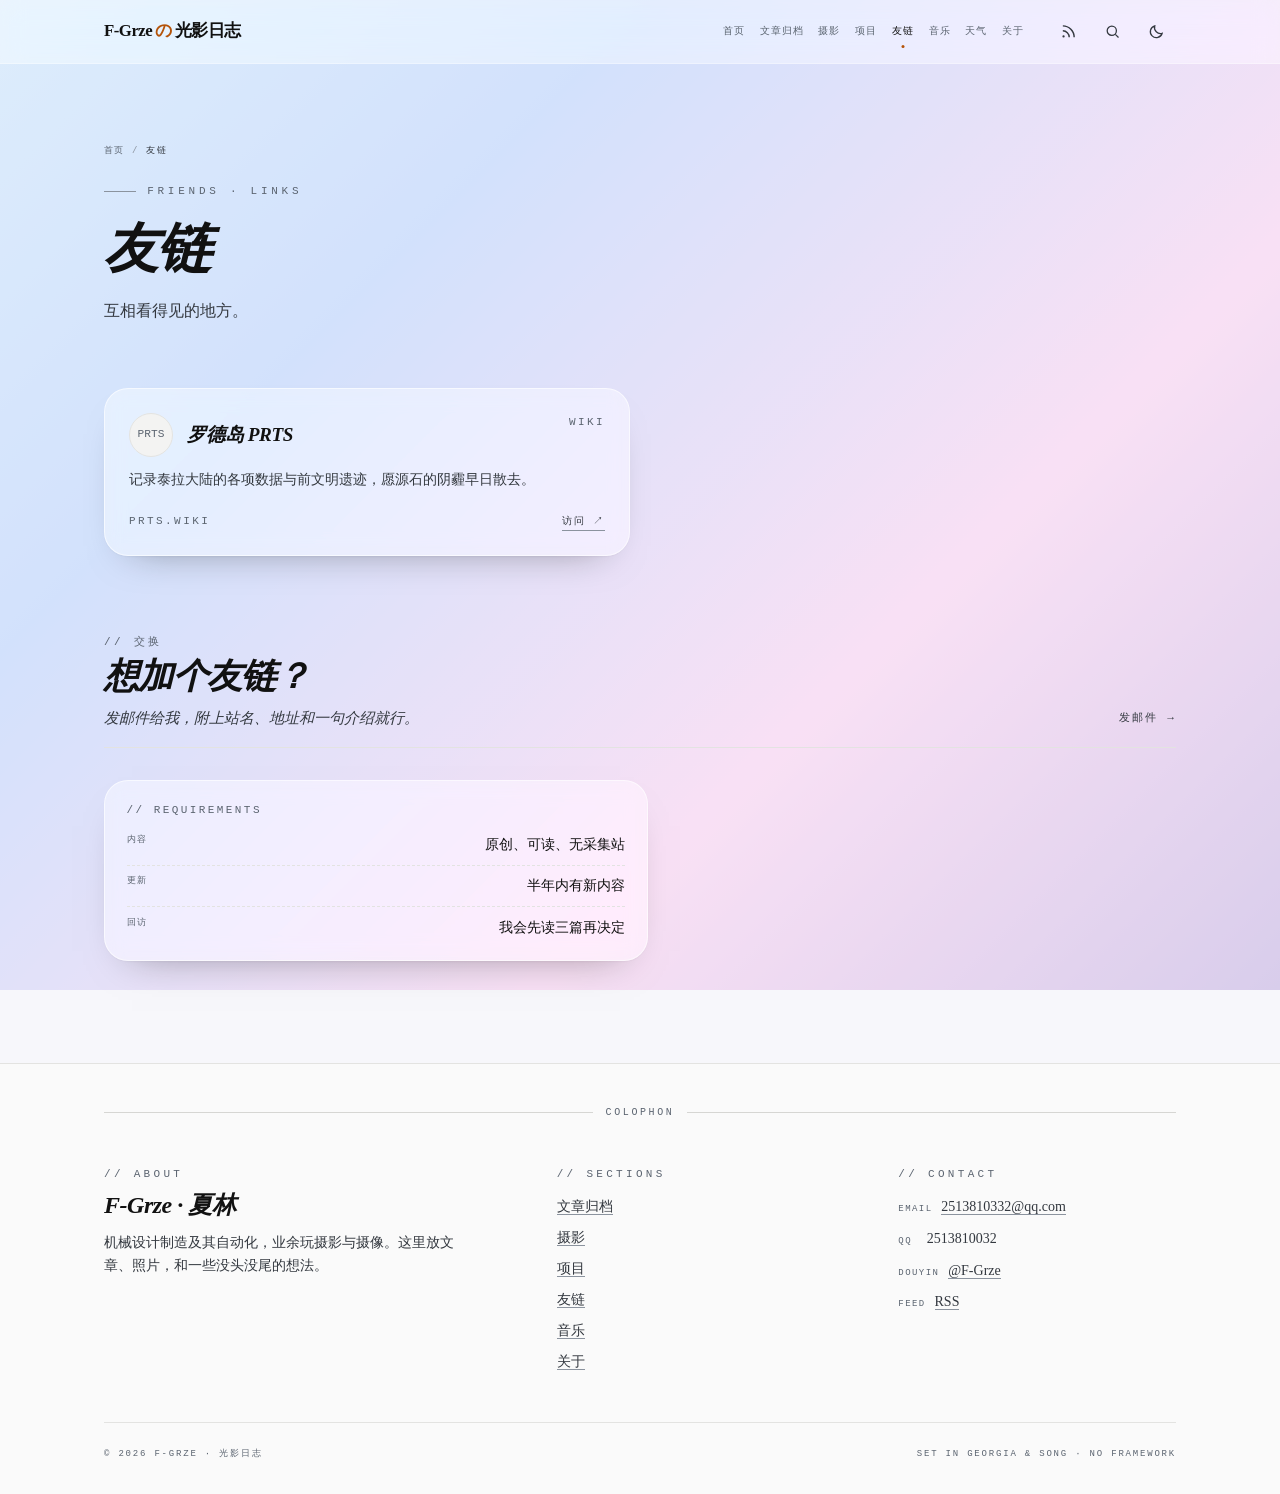
<file: friends.html>
<!doctype html>
<html lang="zh-CN" data-theme="light">
<head>
<meta charset="utf-8">
<meta name="viewport" content="width=device-width, initial-scale=1">
<title>友链 · F-Grze の光影日志</title>
<meta name="description" content="友链与交换说明。">
<meta name="author" content="F-Grze">
<meta name="theme-color" content="#ffffff" media="(prefers-color-scheme: light)">
<meta name="theme-color" content="#0a0a0a" media="(prefers-color-scheme: dark)">
<link rel="canonical" href="https://f-grze.github.io/F-Grze-blog/friends.html">
<link rel="icon" href="favicon.svg" type="image/svg+xml">
<link rel="alternate" type="application/rss+xml" title="F-Grze の光影日志" href="feed.xml">
<meta property="og:type" content="article">
<meta property="og:title" content="友链">
<meta property="og:description" content="友链与交换说明。">
<meta property="og:image" content="https://f-grze.github.io/F-Grze-blog/assets/img/og-cover.jpg">
<meta name="twitter:card" content="summary_large_image">
<link rel="stylesheet" href="assets/css/style.min.css">
<script>
  (function () {
    try {
      var t = localStorage.getItem('theme');
      if (t !== 'light' && t !== 'dark') {
        t = window.matchMedia('(prefers-color-scheme: dark)').matches ? 'dark' : 'light';
      }
      document.documentElement.dataset.theme = t;
    } catch (e) {}
  })();
</script>
</head>
<body data-base="">
<a class="skip" href="#main">跳到主要内容</a>

<header class="site-head">
  <div class="wrap head-inner">
    <a class="brand" href="">F-Grze<em>の</em>光影日志</a>
    <nav class="nav" aria-label="主导航">
      <a href="index.html">首页</a>
      <a href="posts/">文章归档</a>
      <a href="photowall.html">摄影</a>
      <a href="projects.html">项目</a>
      <a href="friends.html">友链</a>
      <a href="music.html">音乐</a>
      <a href="weather.html">天气</a>
      <a href="about.html">关于</a>
    </nav>
    <div class="head-tools">
      <a class="icon-btn" href="feed.xml" aria-label="RSS 订阅">
        <svg viewBox="0 0 24 24" fill="none" stroke="currentColor" stroke-width="2" aria-hidden="true"><path d="M4 11a9 9 0 0 1 9 9M4 4a16 16 0 0 1 16 16"/><circle cx="5" cy="19" r="1.6" fill="currentColor" stroke="none"/></svg>
      </a>
      <button class="icon-btn search-btn" id="search-open" data-search-open type="button" aria-label="站内搜索（⌘K）" aria-haspopup="dialog">
        <svg viewBox="0 0 24 24" fill="none" stroke="currentColor" stroke-width="1.8" aria-hidden="true"><circle cx="11" cy="11" r="6.5"/><path d="m16 16 4.5 4.5"/></svg>
      </button>
      <button class="icon-btn" id="theme-toggle" type="button" aria-label="切换深浅色">
        <svg class="sun" viewBox="0 0 24 24" fill="none" stroke="currentColor" stroke-width="1.8" aria-hidden="true"><circle cx="12" cy="12" r="4.2"/><path d="M12 2v2.2M12 19.8V22M4.2 4.2l1.6 1.6M18.2 18.2l1.6 1.6M2 12h2.2M19.8 12H22M4.2 19.8l1.6-1.6M18.2 5.8l1.6-1.6"/></svg>
        <svg class="moon" viewBox="0 0 24 24" fill="none" stroke="currentColor" stroke-width="1.8" aria-hidden="true" style="display:none"><path d="M20 14.5A8.5 8.5 0 0 1 9.5 4a8.5 8.5 0 1 0 10.5 10.5z"/></svg>
      </button>
      <button class="icon-btn menu-btn" id="menu-btn" type="button" aria-expanded="false" aria-controls="mobile-menu" aria-label="打开导航菜单">
        <svg viewBox="0 0 24 24" fill="none" stroke="currentColor" stroke-width="1.8" aria-hidden="true"><path d="M4 7h16M4 12h16M4 17h16"/></svg>
      </button>
    </div>
  </div>
  <nav class="mobile-menu" id="mobile-menu" aria-label="移动端导航" hidden>
    <a href="index.html">首页 <span>01</span></a>
    <a href="posts/">文章归档 <span>02</span></a>
    <a href="photowall.html">摄影 <span>03</span></a>
    <a href="projects.html">项目 <span>04</span></a>
    <a href="friends.html">友链 <span>05</span></a>
    <a href="music.html">音乐 <span>06</span></a>
    <a href="weather.html">天气 <span>07</span></a>
    <a href="about.html">关于 <span>08</span></a>
  </nav>
</header>

<main id="main">
  <header class="wrap page-head">
    <nav class="crumbs" aria-label="面包屑"><a href="./">首页</a><span class="sep" aria-hidden="true">/</span><span aria-current="page">友链</span></nav>
    <p class="kicker">FRIENDS · LINKS</p>
    <h1>友链</h1>
    <p class="page-sub">互相看得见的地方。</p>
  </header>

  <div class="wrap">
    <div class="cards">
      <article class="item-card">
        <div class="top">
          <div style="display:flex;align-items:center;gap:.9rem">
            <div class="avatar-sm">PRTS</div>
            <h2>罗德岛 PRTS</h2>
          </div>
          <span class="mono">WIKI</span>
        </div>
        <p>记录泰拉大陆的各项数据与前文明遗迹，愿源石的阴霾早日散去。</p>
        <div class="foot">
          <span class="mono">PRTS.WIKI</span>
          <a class="go" href="https://prts.wiki/" target="_blank" rel="noopener noreferrer">访问 ↗</a>
        </div>
      </article>
    </div>

    <section class="section">
      <header class="section-head">
        <div>
          <div class="section-num">// 交换</div>
          <h2 class="section-title">想加个友链？</h2>
          <p class="section-sub">发邮件给我，附上站名、地址和一句介绍就行。</p>
        </div>
        <a class="section-link" href="mailto:2513810332@qq.com">发邮件 →</a>
      </header>
      <div class="side-card" style="max-width:34rem">
        <div class="mono">// REQUIREMENTS</div>
        <div class="side-list">
          <div><span class="k">内容</span><span class="v">原创、可读、无采集站</span></div>
          <div><span class="k">更新</span><span class="v">半年内有新内容</span></div>
          <div><span class="k">回访</span><span class="v">我会先读三篇再决定</span></div>
        </div>
      </div>
    </section>
  </div>
</main>

<footer class="site-foot">
  <div class="wrap">
    <div class="foot-rule">COLOPHON</div>
    <div class="foot-grid">
      <div>
        <div class="section-num">// ABOUT</div>
        <h2>F-Grze · 夏林</h2>
        <p>机械设计制造及其自动化，业余玩摄影与摄像。这里放文章、照片，和一些没头没尾的想法。</p>
      </div>
      <div>
        <div class="section-num">// SECTIONS</div>
        <ul class="foot-list">
          <li><a href="posts/">文章归档</a></li>
          <li><a href="photowall.html">摄影</a></li>
          <li><a href="projects.html">项目</a></li>
          <li><a href="friends.html">友链</a></li>
          <li><a href="music.html">音乐</a></li>
          <li><a href="about.html">关于</a></li>
        </ul>
      </div>
      <div>
        <div class="section-num">// CONTACT</div>
        <ul class="foot-list">
          <li><span class="k">EMAIL</span><a href="mailto:2513810332@qq.com">2513810332@qq.com</a></li>
          <li><span class="k">QQ</span><button type="button" data-copy="2513810032" style="font-size:.875rem;color:var(--paper-1)">2513810032</button></li>
          <li><span class="k">DOUYIN</span><a href="https://www.douyin.com/user/MS4wLjABAAAAJaAjsx0xAyQ-sXUVlC7HD1X0GJKjgRdaICjdRfOP278gkcYqyB4tEGC4iY7WHdK8" target="_blank" rel="noopener noreferrer">@F-Grze</a></li>
          <li><span class="k">FEED</span><a href="feed.xml">RSS</a></li>
        </ul>
      </div>
    </div>
    <div class="colophon">
      <span>© 2026 F-Grze · 光影日志</span>
      <span>SET IN GEORGIA &amp; SONG · NO FRAMEWORK</span>
    </div>
  </div>
</footer>
<!-- search -->
<div class="search-modal" id="search" role="dialog" aria-modal="true" aria-label="站内搜索" hidden>
  <div class="search-box">
    <div class="search-field">
      <svg viewBox="0 0 24 24" fill="none" stroke="currentColor" stroke-width="1.8" aria-hidden="true"><circle cx="11" cy="11" r="6.5"/><path d="m16 16 4.5 4.5"/></svg>
      <input id="search-input" type="search" placeholder="搜索文章、摄影、页面…" autocomplete="off" spellcheck="false" aria-label="输入关键词" aria-controls="search-results">
      <button type="button" class="search-close" id="search-close" aria-label="关闭搜索">ESC</button>
    </div>
    <ul class="search-results" id="search-results" role="listbox" aria-label="搜索结果"></ul>
    <p class="search-hint">↑↓ 选择 · ↵ 打开 · ⌘K / Ctrl+K 唤起</p>
  </div>
</div>

<script src="assets/js/main.min.js" defer></script>
</body>
</html>
</file>
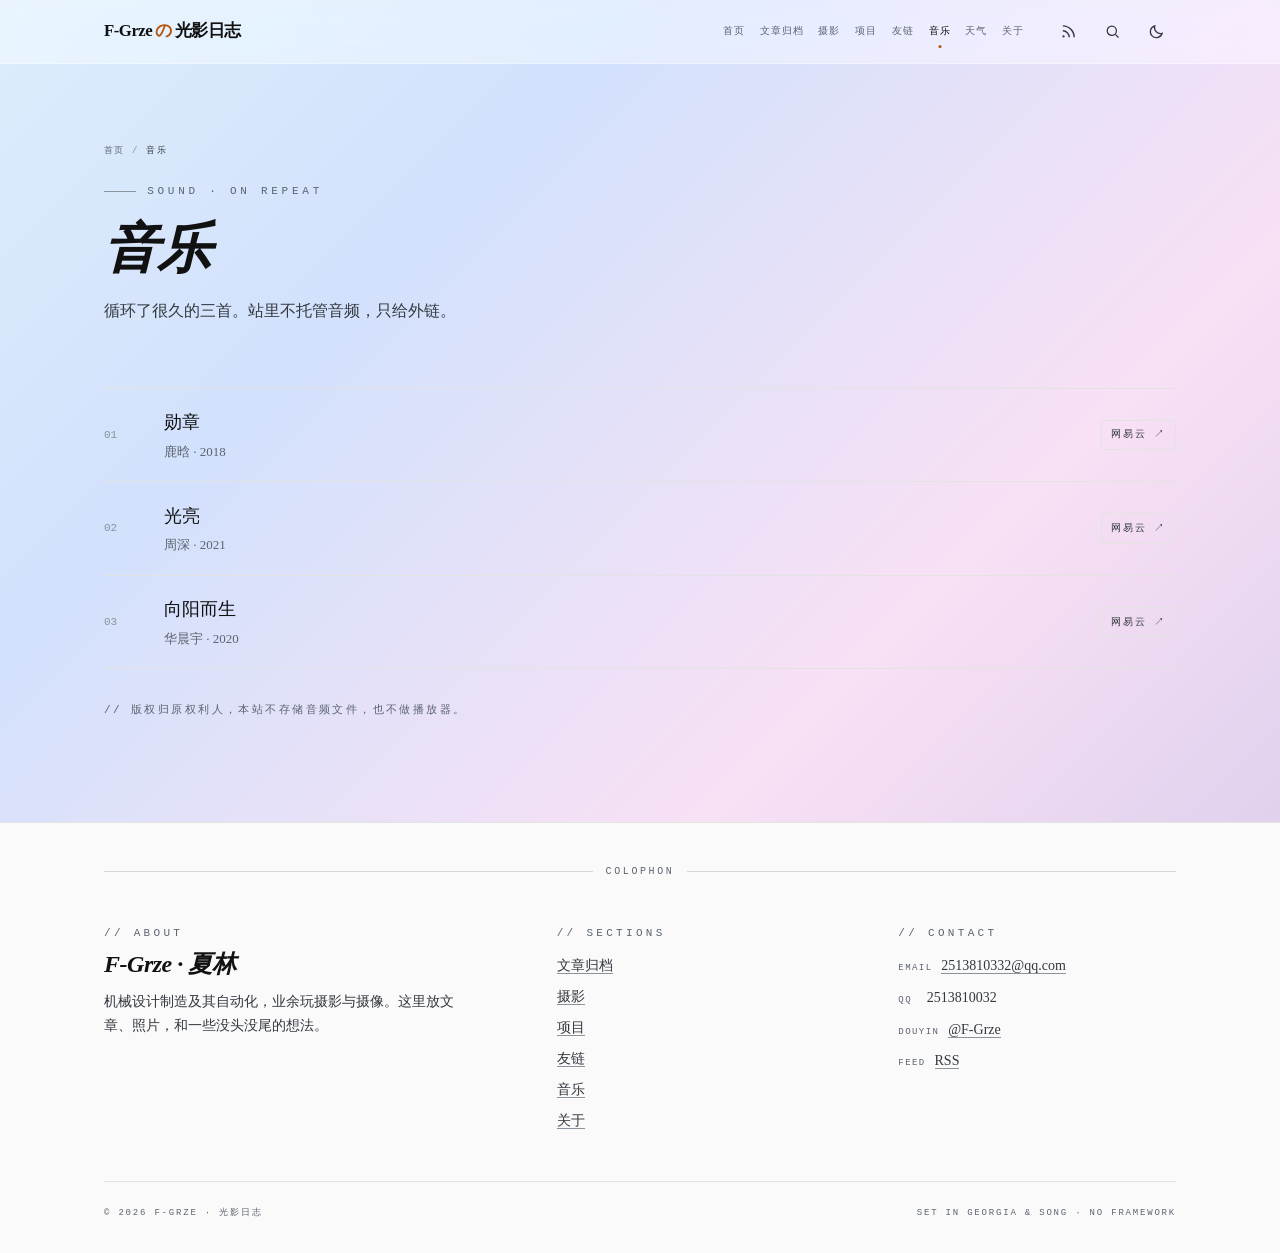
<file: music.html>
<!doctype html>
<html lang="zh-CN" data-theme="light">
<head>
<meta charset="utf-8">
<meta name="viewport" content="width=device-width, initial-scale=1">
<title>音乐 · F-Grze の光影日志</title>
<meta name="description" content="循环了很久的三首歌。">
<meta name="author" content="F-Grze">
<meta name="theme-color" content="#ffffff" media="(prefers-color-scheme: light)">
<meta name="theme-color" content="#0a0a0a" media="(prefers-color-scheme: dark)">
<link rel="canonical" href="https://f-grze.github.io/F-Grze-blog/music.html">
<link rel="icon" href="favicon.svg" type="image/svg+xml">
<link rel="alternate" type="application/rss+xml" title="F-Grze の光影日志" href="feed.xml">
<meta property="og:type" content="article">
<meta property="og:title" content="音乐">
<meta property="og:description" content="循环了很久的三首歌。">
<meta property="og:image" content="https://f-grze.github.io/F-Grze-blog/assets/img/og-cover.jpg">
<meta name="twitter:card" content="summary_large_image">
<link rel="stylesheet" href="assets/css/style.min.css">
<script>
  (function () {
    try {
      var t = localStorage.getItem('theme');
      if (t !== 'light' && t !== 'dark') {
        t = window.matchMedia('(prefers-color-scheme: dark)').matches ? 'dark' : 'light';
      }
      document.documentElement.dataset.theme = t;
    } catch (e) {}
  })();
</script>
</head>
<body data-base="">
<a class="skip" href="#main">跳到主要内容</a>

<header class="site-head">
  <div class="wrap head-inner">
    <a class="brand" href="">F-Grze<em>の</em>光影日志</a>
    <nav class="nav" aria-label="主导航">
      <a href="index.html">首页</a>
      <a href="posts/">文章归档</a>
      <a href="photowall.html">摄影</a>
      <a href="projects.html">项目</a>
      <a href="friends.html">友链</a>
      <a href="music.html">音乐</a>
      <a href="weather.html">天气</a>
      <a href="about.html">关于</a>
    </nav>
    <div class="head-tools">
      <a class="icon-btn" href="feed.xml" aria-label="RSS 订阅">
        <svg viewBox="0 0 24 24" fill="none" stroke="currentColor" stroke-width="2" aria-hidden="true"><path d="M4 11a9 9 0 0 1 9 9M4 4a16 16 0 0 1 16 16"/><circle cx="5" cy="19" r="1.6" fill="currentColor" stroke="none"/></svg>
      </a>
      <button class="icon-btn search-btn" id="search-open" data-search-open type="button" aria-label="站内搜索（⌘K）" aria-haspopup="dialog">
        <svg viewBox="0 0 24 24" fill="none" stroke="currentColor" stroke-width="1.8" aria-hidden="true"><circle cx="11" cy="11" r="6.5"/><path d="m16 16 4.5 4.5"/></svg>
      </button>
      <button class="icon-btn" id="theme-toggle" type="button" aria-label="切换深浅色">
        <svg class="sun" viewBox="0 0 24 24" fill="none" stroke="currentColor" stroke-width="1.8" aria-hidden="true"><circle cx="12" cy="12" r="4.2"/><path d="M12 2v2.2M12 19.8V22M4.2 4.2l1.6 1.6M18.2 18.2l1.6 1.6M2 12h2.2M19.8 12H22M4.2 19.8l1.6-1.6M18.2 5.8l1.6-1.6"/></svg>
        <svg class="moon" viewBox="0 0 24 24" fill="none" stroke="currentColor" stroke-width="1.8" aria-hidden="true" style="display:none"><path d="M20 14.5A8.5 8.5 0 0 1 9.5 4a8.5 8.5 0 1 0 10.5 10.5z"/></svg>
      </button>
      <button class="icon-btn menu-btn" id="menu-btn" type="button" aria-expanded="false" aria-controls="mobile-menu" aria-label="打开导航菜单">
        <svg viewBox="0 0 24 24" fill="none" stroke="currentColor" stroke-width="1.8" aria-hidden="true"><path d="M4 7h16M4 12h16M4 17h16"/></svg>
      </button>
    </div>
  </div>
  <nav class="mobile-menu" id="mobile-menu" aria-label="移动端导航" hidden>
    <a href="index.html">首页 <span>01</span></a>
    <a href="posts/">文章归档 <span>02</span></a>
    <a href="photowall.html">摄影 <span>03</span></a>
    <a href="projects.html">项目 <span>04</span></a>
    <a href="friends.html">友链 <span>05</span></a>
    <a href="music.html">音乐 <span>06</span></a>
    <a href="weather.html">天气 <span>07</span></a>
    <a href="about.html">关于 <span>08</span></a>
  </nav>
</header>

<main id="main">
  <header class="wrap page-head">
    <nav class="crumbs" aria-label="面包屑"><a href="./">首页</a><span class="sep" aria-hidden="true">/</span><span aria-current="page">音乐</span></nav>
    <p class="kicker">SOUND · ON REPEAT</p>
    <h1>音乐</h1>
    <p class="page-sub">循环了很久的三首。站里不托管音频，只给外链。</p>
  </header>

  <div class="wrap">
    <div class="tracklist">
      <div class="track">
        <span class="no">01</span>
        <div><div class="name">勋章</div><div class="by">鹿晗 · 2018</div></div>
        <a class="act" href="https://music.163.com/song?id=35447132" target="_blank" rel="noopener noreferrer">网易云 ↗</a>
      </div>
      <div class="track">
        <span class="no">02</span>
        <div><div class="name">光亮</div><div class="by">周深 · 2021</div></div>
        <a class="act" href="https://music.163.com/song?id=1899994040" target="_blank" rel="noopener noreferrer">网易云 ↗</a>
      </div>
      <div class="track">
        <span class="no">03</span>
        <div><div class="name">向阳而生</div><div class="by">华晨宇 · 2020</div></div>
        <a class="act" href="https://music.163.com/song?id=2059339022" target="_blank" rel="noopener noreferrer">网易云 ↗</a>
      </div>
    </div>

    <p class="mono" style="margin-top:2rem">// 版权归原权利人，本站不存储音频文件，也不做播放器。</p>
  </div>
</main>

<footer class="site-foot">
  <div class="wrap">
    <div class="foot-rule">COLOPHON</div>
    <div class="foot-grid">
      <div>
        <div class="section-num">// ABOUT</div>
        <h2>F-Grze · 夏林</h2>
        <p>机械设计制造及其自动化，业余玩摄影与摄像。这里放文章、照片，和一些没头没尾的想法。</p>
      </div>
      <div>
        <div class="section-num">// SECTIONS</div>
        <ul class="foot-list">
          <li><a href="posts/">文章归档</a></li>
          <li><a href="photowall.html">摄影</a></li>
          <li><a href="projects.html">项目</a></li>
          <li><a href="friends.html">友链</a></li>
          <li><a href="music.html">音乐</a></li>
          <li><a href="about.html">关于</a></li>
        </ul>
      </div>
      <div>
        <div class="section-num">// CONTACT</div>
        <ul class="foot-list">
          <li><span class="k">EMAIL</span><a href="mailto:2513810332@qq.com">2513810332@qq.com</a></li>
          <li><span class="k">QQ</span><button type="button" data-copy="2513810032" style="font-size:.875rem;color:var(--paper-1)">2513810032</button></li>
          <li><span class="k">DOUYIN</span><a href="https://www.douyin.com/user/MS4wLjABAAAAJaAjsx0xAyQ-sXUVlC7HD1X0GJKjgRdaICjdRfOP278gkcYqyB4tEGC4iY7WHdK8" target="_blank" rel="noopener noreferrer">@F-Grze</a></li>
          <li><span class="k">FEED</span><a href="feed.xml">RSS</a></li>
        </ul>
      </div>
    </div>
    <div class="colophon">
      <span>© 2026 F-Grze · 光影日志</span>
      <span>SET IN GEORGIA &amp; SONG · NO FRAMEWORK</span>
    </div>
  </div>
</footer>
<!-- search -->
<div class="search-modal" id="search" role="dialog" aria-modal="true" aria-label="站内搜索" hidden>
  <div class="search-box">
    <div class="search-field">
      <svg viewBox="0 0 24 24" fill="none" stroke="currentColor" stroke-width="1.8" aria-hidden="true"><circle cx="11" cy="11" r="6.5"/><path d="m16 16 4.5 4.5"/></svg>
      <input id="search-input" type="search" placeholder="搜索文章、摄影、页面…" autocomplete="off" spellcheck="false" aria-label="输入关键词" aria-controls="search-results">
      <button type="button" class="search-close" id="search-close" aria-label="关闭搜索">ESC</button>
    </div>
    <ul class="search-results" id="search-results" role="listbox" aria-label="搜索结果"></ul>
    <p class="search-hint">↑↓ 选择 · ↵ 打开 · ⌘K / Ctrl+K 唤起</p>
  </div>
</div>

<script src="assets/js/main.min.js" defer></script>
</body>
</html>
</file>
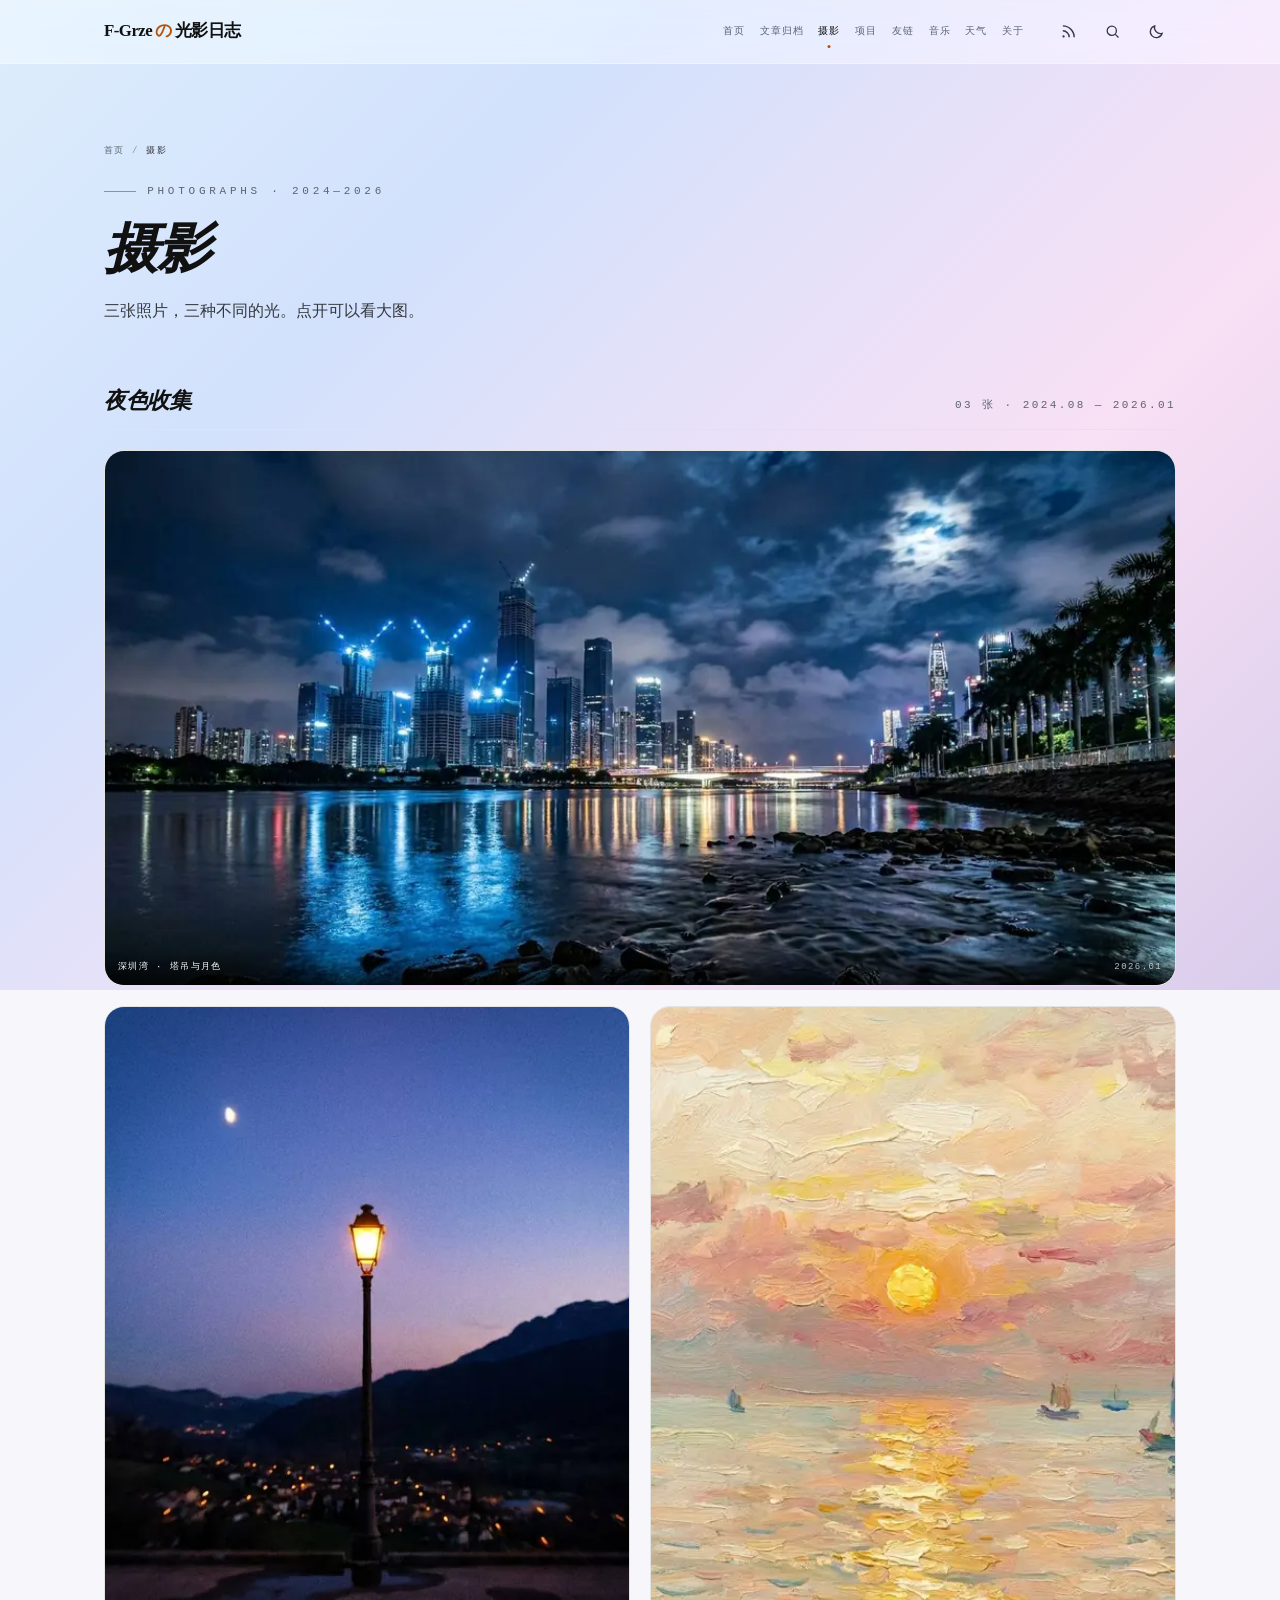
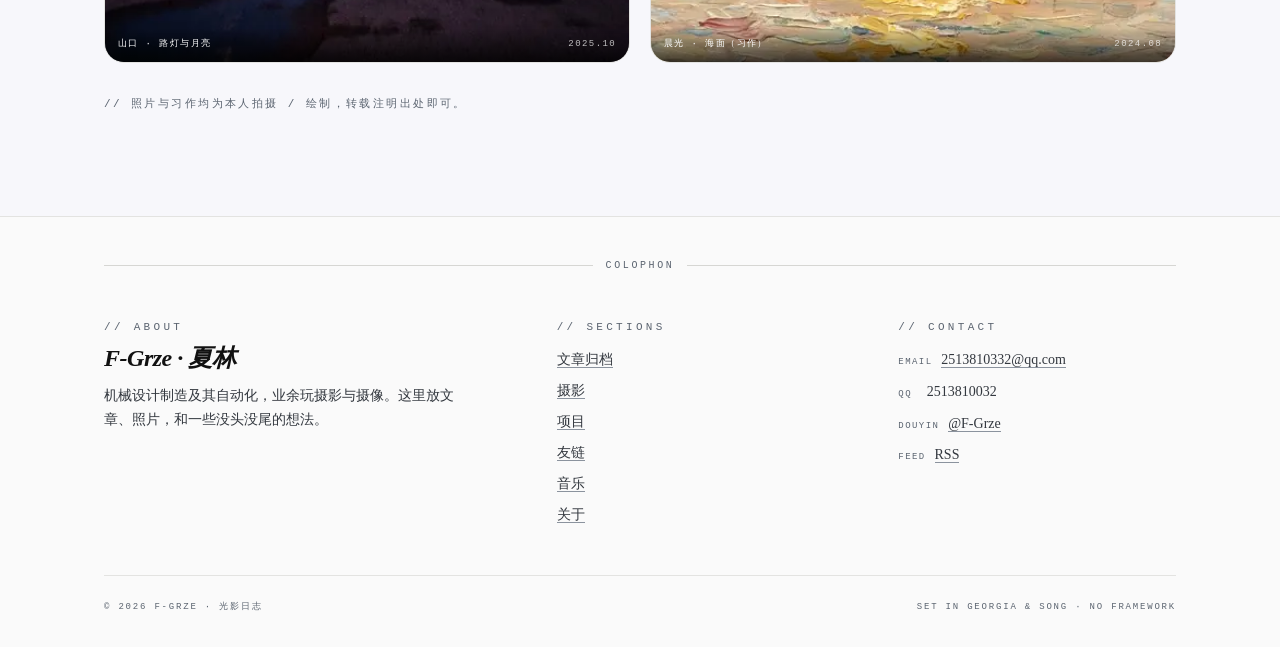
<file: photowall.html>
<!doctype html>
<html lang="zh-CN" data-theme="light">
<head>
<meta charset="utf-8">
<meta name="viewport" content="width=device-width, initial-scale=1">
<title>摄影 · F-Grze の光影日志</title>
<meta name="description" content="夜色收集：深圳湾、山口的路灯与一张海上日出的油画习作。">
<meta name="author" content="F-Grze">
<meta name="theme-color" content="#ffffff" media="(prefers-color-scheme: light)">
<meta name="theme-color" content="#0a0a0a" media="(prefers-color-scheme: dark)">
<link rel="canonical" href="https://f-grze.github.io/F-Grze-blog/photowall.html">
<link rel="icon" href="favicon.svg" type="image/svg+xml">
<link rel="alternate" type="application/rss+xml" title="F-Grze の光影日志" href="feed.xml">
<meta property="og:type" content="article">
<meta property="og:title" content="摄影">
<meta property="og:description" content="夜色收集：深圳湾、山口的路灯与一张海上日出的油画习作。">
<meta property="og:image" content="https://f-grze.github.io/F-Grze-blog/assets/img/og-cover.jpg">
<meta name="twitter:card" content="summary_large_image">
<link rel="stylesheet" href="assets/css/style.min.css">
<script>
  (function () {
    try {
      var t = localStorage.getItem('theme');
      if (t !== 'light' && t !== 'dark') {
        t = window.matchMedia('(prefers-color-scheme: dark)').matches ? 'dark' : 'light';
      }
      document.documentElement.dataset.theme = t;
    } catch (e) {}
  })();
</script>
</head>
<body data-base="">
<a class="skip" href="#main">跳到主要内容</a>

<header class="site-head">
  <div class="wrap head-inner">
    <a class="brand" href="">F-Grze<em>の</em>光影日志</a>
    <nav class="nav" aria-label="主导航">
      <a href="index.html">首页</a>
      <a href="posts/">文章归档</a>
      <a href="photowall.html">摄影</a>
      <a href="projects.html">项目</a>
      <a href="friends.html">友链</a>
      <a href="music.html">音乐</a>
      <a href="weather.html">天气</a>
      <a href="about.html">关于</a>
    </nav>
    <div class="head-tools">
      <a class="icon-btn" href="feed.xml" aria-label="RSS 订阅">
        <svg viewBox="0 0 24 24" fill="none" stroke="currentColor" stroke-width="2" aria-hidden="true"><path d="M4 11a9 9 0 0 1 9 9M4 4a16 16 0 0 1 16 16"/><circle cx="5" cy="19" r="1.6" fill="currentColor" stroke="none"/></svg>
      </a>
      <button class="icon-btn search-btn" id="search-open" data-search-open type="button" aria-label="站内搜索（⌘K）" aria-haspopup="dialog">
        <svg viewBox="0 0 24 24" fill="none" stroke="currentColor" stroke-width="1.8" aria-hidden="true"><circle cx="11" cy="11" r="6.5"/><path d="m16 16 4.5 4.5"/></svg>
      </button>
      <button class="icon-btn" id="theme-toggle" type="button" aria-label="切换深浅色">
        <svg class="sun" viewBox="0 0 24 24" fill="none" stroke="currentColor" stroke-width="1.8" aria-hidden="true"><circle cx="12" cy="12" r="4.2"/><path d="M12 2v2.2M12 19.8V22M4.2 4.2l1.6 1.6M18.2 18.2l1.6 1.6M2 12h2.2M19.8 12H22M4.2 19.8l1.6-1.6M18.2 5.8l1.6-1.6"/></svg>
        <svg class="moon" viewBox="0 0 24 24" fill="none" stroke="currentColor" stroke-width="1.8" aria-hidden="true" style="display:none"><path d="M20 14.5A8.5 8.5 0 0 1 9.5 4a8.5 8.5 0 1 0 10.5 10.5z"/></svg>
      </button>
      <button class="icon-btn menu-btn" id="menu-btn" type="button" aria-expanded="false" aria-controls="mobile-menu" aria-label="打开导航菜单">
        <svg viewBox="0 0 24 24" fill="none" stroke="currentColor" stroke-width="1.8" aria-hidden="true"><path d="M4 7h16M4 12h16M4 17h16"/></svg>
      </button>
    </div>
  </div>
  <nav class="mobile-menu" id="mobile-menu" aria-label="移动端导航" hidden>
    <a href="index.html">首页 <span>01</span></a>
    <a href="posts/">文章归档 <span>02</span></a>
    <a href="photowall.html">摄影 <span>03</span></a>
    <a href="projects.html">项目 <span>04</span></a>
    <a href="friends.html">友链 <span>05</span></a>
    <a href="music.html">音乐 <span>06</span></a>
    <a href="weather.html">天气 <span>07</span></a>
    <a href="about.html">关于 <span>08</span></a>
  </nav>
</header>

<main id="main">
  <header class="wrap page-head">
    <nav class="crumbs" aria-label="面包屑"><a href="./">首页</a><span class="sep" aria-hidden="true">/</span><span aria-current="page">摄影</span></nav>
    <p class="kicker">PHOTOGRAPHS · 2024—2026</p>
    <h1>摄影</h1>
    <p class="page-sub">三张照片，三种不同的光。点开可以看大图。</p>
  </header>

  <div class="wrap">
    <div class="album-head">
      <h2>夜色收集</h2>
      <span class="mono">03 张 · 2024.08 — 2026.01</span>
    </div>

    <div class="photo-grid">
      <figure class="photo wide">
        <button type="button" data-lightbox
                data-full="assets/img/hero-city-1376.webp"
                data-caption="深圳湾 · 塔吊与月色 · 2026.01"
                data-alt="夜色里的深圳湾：塔吊亮着施工灯，水面拖着蓝白色的倒影"
                data-w="1376" data-h="768">
          <img src="assets/img/hero-city-1024.webp" srcset="assets/img/hero-city-640.webp 640w, assets/img/hero-city-1024.webp 1024w, assets/img/hero-city-1376.webp 1376w" sizes="(max-width: 900px) 100vw, 66vw" width="1024" height="572" loading="lazy" decoding="async"
               alt="夜色里的深圳湾：塔吊亮着施工灯，水面拖着蓝白色的倒影">
          <figcaption><span>深圳湾 · 塔吊与月色</span><span>2026.01</span></figcaption>
        </button>
      </figure>

      <figure class="photo tall">
        <button type="button" data-lightbox
                data-full="assets/img/album-lamp-1024.webp"
                data-caption="山口 · 路灯与半个月亮 · 2025.10"
                data-alt="黄昏山口的橙色路灯与月亮"
                data-w="1024" data-h="1024">
          <img src="assets/img/album-lamp-640.webp" srcset="assets/img/album-lamp-320.webp 320w, assets/img/album-lamp-640.webp 640w, assets/img/album-lamp-1024.webp 1024w" sizes="(max-width: 900px) 100vw, 33vw" width="640" height="640" loading="lazy" decoding="async"
               alt="黄昏时分的山口，一盏橙色路灯亮着，天上挂着半个月亮">
          <figcaption><span>山口 · 路灯与月亮</span><span>2025.10</span></figcaption>
        </button>
      </figure>

      <figure class="photo tall">
        <button type="button" data-lightbox
                data-full="assets/img/post-sunrise-768.webp"
                data-caption="晨光 · 海面（油画习作）· 2024.08"
                data-alt="海上日出的油画习作"
                data-w="768" data-h="1376">
          <img src="assets/img/post-sunrise-480.webp" srcset="assets/img/post-sunrise-480.webp 480w, assets/img/post-sunrise-768.webp 768w" sizes="(max-width: 900px) 100vw, 33vw" width="480" height="860" loading="lazy" decoding="async"
               alt="一幅海上日出的油画：粉橘色的云、金色的海面与远处的小船">
          <figcaption><span>晨光 · 海面（习作）</span><span>2024.08</span></figcaption>
        </button>
      </figure>
    </div>

    <p class="mono" style="margin-top:2rem">// 照片与习作均为本人拍摄 / 绘制，转载注明出处即可。</p>
  </div>
</main>

<div class="lightbox" id="lightbox" role="dialog" aria-modal="true" aria-label="查看大图" hidden>
  <button class="lightbox-close" type="button" aria-label="关闭大图">
    <svg viewBox="0 0 24 24" width="18" height="18" fill="none" stroke="currentColor" stroke-width="1.8" aria-hidden="true"><path d="M5 5l14 14M19 5L5 19"/></svg>
  </button>
  <figure style="margin:0">
    <img src="[data-uri]" alt="" width="1376" height="768">
    <figcaption></figcaption>
  </figure>
</div>

<footer class="site-foot">
  <div class="wrap">
    <div class="foot-rule">COLOPHON</div>
    <div class="foot-grid">
      <div>
        <div class="section-num">// ABOUT</div>
        <h2>F-Grze · 夏林</h2>
        <p>机械设计制造及其自动化，业余玩摄影与摄像。这里放文章、照片，和一些没头没尾的想法。</p>
      </div>
      <div>
        <div class="section-num">// SECTIONS</div>
        <ul class="foot-list">
          <li><a href="posts/">文章归档</a></li>
          <li><a href="photowall.html">摄影</a></li>
          <li><a href="projects.html">项目</a></li>
          <li><a href="friends.html">友链</a></li>
          <li><a href="music.html">音乐</a></li>
          <li><a href="about.html">关于</a></li>
        </ul>
      </div>
      <div>
        <div class="section-num">// CONTACT</div>
        <ul class="foot-list">
          <li><span class="k">EMAIL</span><a href="mailto:2513810332@qq.com">2513810332@qq.com</a></li>
          <li><span class="k">QQ</span><button type="button" data-copy="2513810032" style="font-size:.875rem;color:var(--paper-1)">2513810032</button></li>
          <li><span class="k">DOUYIN</span><a href="https://www.douyin.com/user/MS4wLjABAAAAJaAjsx0xAyQ-sXUVlC7HD1X0GJKjgRdaICjdRfOP278gkcYqyB4tEGC4iY7WHdK8" target="_blank" rel="noopener noreferrer">@F-Grze</a></li>
          <li><span class="k">FEED</span><a href="feed.xml">RSS</a></li>
        </ul>
      </div>
    </div>
    <div class="colophon">
      <span>© 2026 F-Grze · 光影日志</span>
      <span>SET IN GEORGIA &amp; SONG · NO FRAMEWORK</span>
    </div>
  </div>
</footer>
<!-- search -->
<div class="search-modal" id="search" role="dialog" aria-modal="true" aria-label="站内搜索" hidden>
  <div class="search-box">
    <div class="search-field">
      <svg viewBox="0 0 24 24" fill="none" stroke="currentColor" stroke-width="1.8" aria-hidden="true"><circle cx="11" cy="11" r="6.5"/><path d="m16 16 4.5 4.5"/></svg>
      <input id="search-input" type="search" placeholder="搜索文章、摄影、页面…" autocomplete="off" spellcheck="false" aria-label="输入关键词" aria-controls="search-results">
      <button type="button" class="search-close" id="search-close" aria-label="关闭搜索">ESC</button>
    </div>
    <ul class="search-results" id="search-results" role="listbox" aria-label="搜索结果"></ul>
    <p class="search-hint">↑↓ 选择 · ↵ 打开 · ⌘K / Ctrl+K 唤起</p>
  </div>
</div>

<script src="assets/js/main.min.js" defer></script>
</body>
</html>
</file>
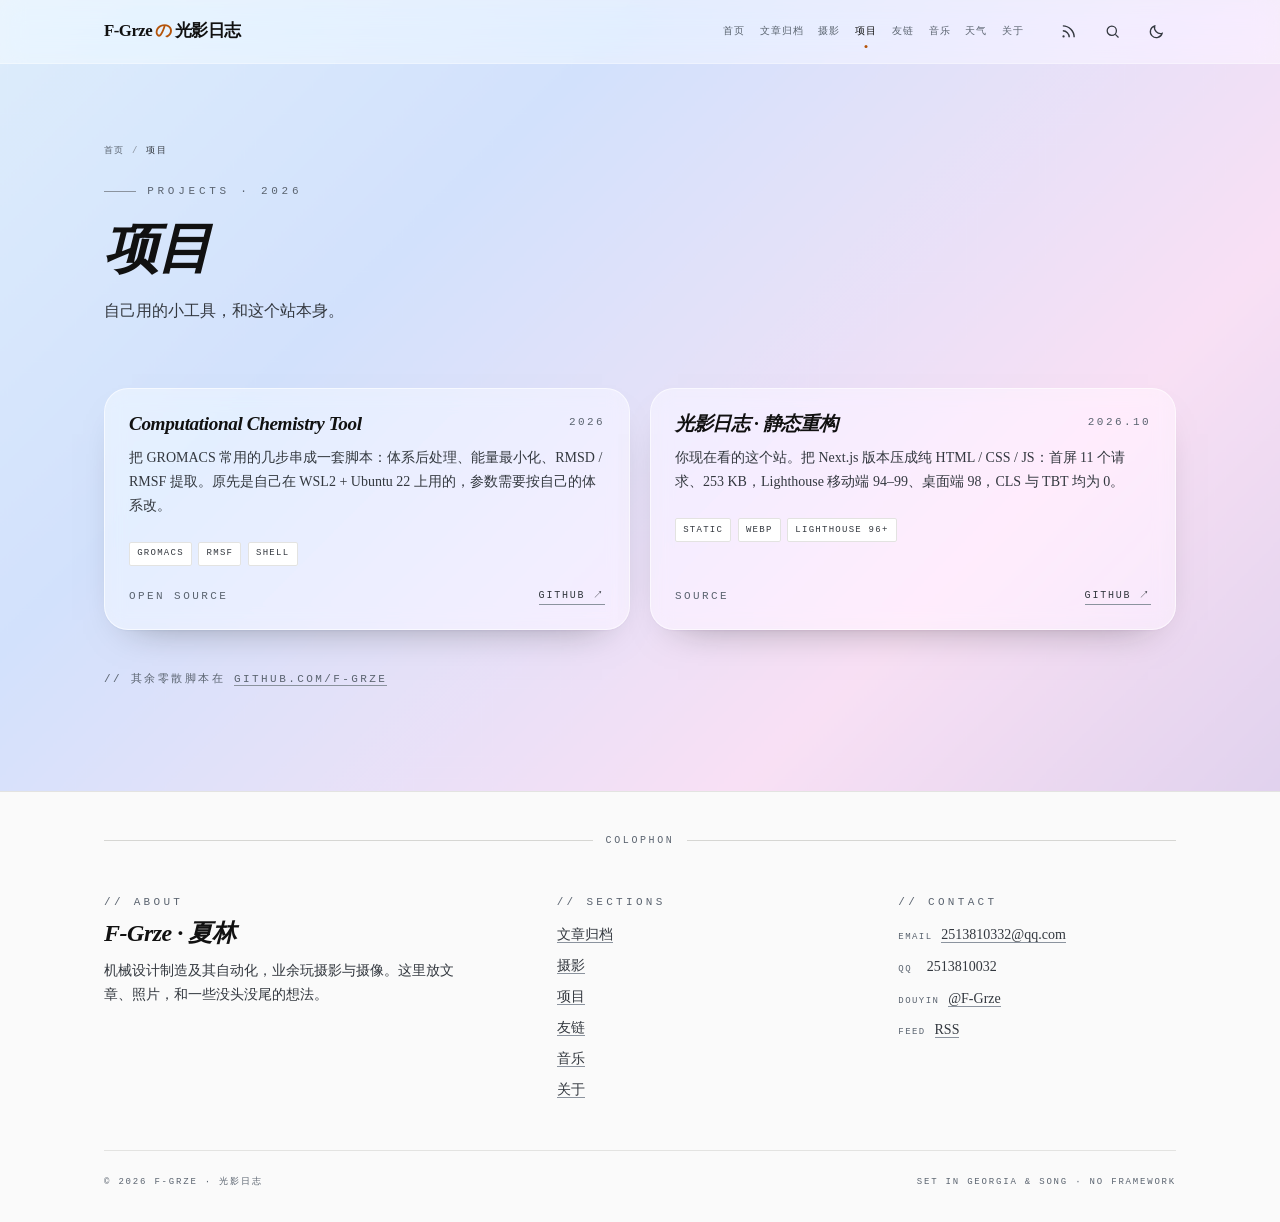
<file: projects.html>
<!doctype html>
<html lang="zh-CN" data-theme="light">
<head>
<meta charset="utf-8">
<meta name="viewport" content="width=device-width, initial-scale=1">
<title>项目 · F-Grze の光影日志</title>
<meta name="description" content="GROMACS 工具链与这个静态站的源码。">
<meta name="author" content="F-Grze">
<meta name="theme-color" content="#ffffff" media="(prefers-color-scheme: light)">
<meta name="theme-color" content="#0a0a0a" media="(prefers-color-scheme: dark)">
<link rel="canonical" href="https://f-grze.github.io/F-Grze-blog/projects.html">
<link rel="icon" href="favicon.svg" type="image/svg+xml">
<link rel="alternate" type="application/rss+xml" title="F-Grze の光影日志" href="feed.xml">
<meta property="og:type" content="article">
<meta property="og:title" content="项目">
<meta property="og:description" content="GROMACS 工具链与这个静态站的源码。">
<meta property="og:image" content="https://f-grze.github.io/F-Grze-blog/assets/img/og-cover.jpg">
<meta name="twitter:card" content="summary_large_image">
<link rel="stylesheet" href="assets/css/style.min.css">
<script>
  (function () {
    try {
      var t = localStorage.getItem('theme');
      if (t !== 'light' && t !== 'dark') {
        t = window.matchMedia('(prefers-color-scheme: dark)').matches ? 'dark' : 'light';
      }
      document.documentElement.dataset.theme = t;
    } catch (e) {}
  })();
</script>
</head>
<body data-base="">
<a class="skip" href="#main">跳到主要内容</a>

<header class="site-head">
  <div class="wrap head-inner">
    <a class="brand" href="">F-Grze<em>の</em>光影日志</a>
    <nav class="nav" aria-label="主导航">
      <a href="index.html">首页</a>
      <a href="posts/">文章归档</a>
      <a href="photowall.html">摄影</a>
      <a href="projects.html">项目</a>
      <a href="friends.html">友链</a>
      <a href="music.html">音乐</a>
      <a href="weather.html">天气</a>
      <a href="about.html">关于</a>
    </nav>
    <div class="head-tools">
      <a class="icon-btn" href="feed.xml" aria-label="RSS 订阅">
        <svg viewBox="0 0 24 24" fill="none" stroke="currentColor" stroke-width="2" aria-hidden="true"><path d="M4 11a9 9 0 0 1 9 9M4 4a16 16 0 0 1 16 16"/><circle cx="5" cy="19" r="1.6" fill="currentColor" stroke="none"/></svg>
      </a>
      <button class="icon-btn search-btn" id="search-open" data-search-open type="button" aria-label="站内搜索（⌘K）" aria-haspopup="dialog">
        <svg viewBox="0 0 24 24" fill="none" stroke="currentColor" stroke-width="1.8" aria-hidden="true"><circle cx="11" cy="11" r="6.5"/><path d="m16 16 4.5 4.5"/></svg>
      </button>
      <button class="icon-btn" id="theme-toggle" type="button" aria-label="切换深浅色">
        <svg class="sun" viewBox="0 0 24 24" fill="none" stroke="currentColor" stroke-width="1.8" aria-hidden="true"><circle cx="12" cy="12" r="4.2"/><path d="M12 2v2.2M12 19.8V22M4.2 4.2l1.6 1.6M18.2 18.2l1.6 1.6M2 12h2.2M19.8 12H22M4.2 19.8l1.6-1.6M18.2 5.8l1.6-1.6"/></svg>
        <svg class="moon" viewBox="0 0 24 24" fill="none" stroke="currentColor" stroke-width="1.8" aria-hidden="true" style="display:none"><path d="M20 14.5A8.5 8.5 0 0 1 9.5 4a8.5 8.5 0 1 0 10.5 10.5z"/></svg>
      </button>
      <button class="icon-btn menu-btn" id="menu-btn" type="button" aria-expanded="false" aria-controls="mobile-menu" aria-label="打开导航菜单">
        <svg viewBox="0 0 24 24" fill="none" stroke="currentColor" stroke-width="1.8" aria-hidden="true"><path d="M4 7h16M4 12h16M4 17h16"/></svg>
      </button>
    </div>
  </div>
  <nav class="mobile-menu" id="mobile-menu" aria-label="移动端导航" hidden>
    <a href="index.html">首页 <span>01</span></a>
    <a href="posts/">文章归档 <span>02</span></a>
    <a href="photowall.html">摄影 <span>03</span></a>
    <a href="projects.html">项目 <span>04</span></a>
    <a href="friends.html">友链 <span>05</span></a>
    <a href="music.html">音乐 <span>06</span></a>
    <a href="weather.html">天气 <span>07</span></a>
    <a href="about.html">关于 <span>08</span></a>
  </nav>
</header>

<main id="main">
  <header class="wrap page-head">
    <nav class="crumbs" aria-label="面包屑"><a href="./">首页</a><span class="sep" aria-hidden="true">/</span><span aria-current="page">项目</span></nav>
    <p class="kicker">PROJECTS · 2026</p>
    <h1>项目</h1>
    <p class="page-sub">自己用的小工具，和这个站本身。</p>
  </header>

  <div class="wrap">
    <div class="cards">
      <article class="item-card">
        <div class="top"><h2>Computational Chemistry Tool</h2><span class="mono">2026</span></div>
        <p>把 GROMACS 常用的几步串成一套脚本：体系后处理、能量最小化、RMSD / RMSF 提取。原先是自己在 WSL2 + Ubuntu 22 上用的，参数需要按自己的体系改。</p>
        <div class="chips">
          <span class="chip">GROMACS</span><span class="chip">RMSF</span><span class="chip">Shell</span>
        </div>
        <div class="foot">
          <span class="mono">OPEN SOURCE</span>
          <a class="go" href="https://github.com/heiehiehi/Computational_Chemistry_Tool" target="_blank" rel="noopener noreferrer">GitHub ↗</a>
        </div>
      </article>

      <article class="item-card">
        <div class="top"><h2>光影日志 · 静态重构</h2><span class="mono">2026.10</span></div>
        <p>你现在看的这个站。把 Next.js 版本压成纯 HTML / CSS / JS：首屏 11 个请求、253 KB，Lighthouse 移动端 94–99、桌面端 98，CLS 与 TBT 均为 0。</p>
        <div class="chips">
          <span class="chip">Static</span><span class="chip">WebP</span><span class="chip">Lighthouse 96+</span>
        </div>
        <div class="foot">
          <span class="mono">SOURCE</span>
          <a class="go" href="https://github.com/F-Grze/F-Grze-blog" target="_blank" rel="noopener noreferrer">GitHub ↗</a>
        </div>
      </article>
    </div>

    <p class="mono" style="margin-top:2.5rem">// 其余零散脚本在 <a href="https://github.com/F-Grze" target="_blank" rel="noopener noreferrer" style="border-bottom:1px solid var(--paper-3)">github.com/F-Grze</a></p>
  </div>
</main>

<footer class="site-foot">
  <div class="wrap">
    <div class="foot-rule">COLOPHON</div>
    <div class="foot-grid">
      <div>
        <div class="section-num">// ABOUT</div>
        <h2>F-Grze · 夏林</h2>
        <p>机械设计制造及其自动化，业余玩摄影与摄像。这里放文章、照片，和一些没头没尾的想法。</p>
      </div>
      <div>
        <div class="section-num">// SECTIONS</div>
        <ul class="foot-list">
          <li><a href="posts/">文章归档</a></li>
          <li><a href="photowall.html">摄影</a></li>
          <li><a href="projects.html">项目</a></li>
          <li><a href="friends.html">友链</a></li>
          <li><a href="music.html">音乐</a></li>
          <li><a href="about.html">关于</a></li>
        </ul>
      </div>
      <div>
        <div class="section-num">// CONTACT</div>
        <ul class="foot-list">
          <li><span class="k">EMAIL</span><a href="mailto:2513810332@qq.com">2513810332@qq.com</a></li>
          <li><span class="k">QQ</span><button type="button" data-copy="2513810032" style="font-size:.875rem;color:var(--paper-1)">2513810032</button></li>
          <li><span class="k">DOUYIN</span><a href="https://www.douyin.com/user/MS4wLjABAAAAJaAjsx0xAyQ-sXUVlC7HD1X0GJKjgRdaICjdRfOP278gkcYqyB4tEGC4iY7WHdK8" target="_blank" rel="noopener noreferrer">@F-Grze</a></li>
          <li><span class="k">FEED</span><a href="feed.xml">RSS</a></li>
        </ul>
      </div>
    </div>
    <div class="colophon">
      <span>© 2026 F-Grze · 光影日志</span>
      <span>SET IN GEORGIA &amp; SONG · NO FRAMEWORK</span>
    </div>
  </div>
</footer>
<!-- search -->
<div class="search-modal" id="search" role="dialog" aria-modal="true" aria-label="站内搜索" hidden>
  <div class="search-box">
    <div class="search-field">
      <svg viewBox="0 0 24 24" fill="none" stroke="currentColor" stroke-width="1.8" aria-hidden="true"><circle cx="11" cy="11" r="6.5"/><path d="m16 16 4.5 4.5"/></svg>
      <input id="search-input" type="search" placeholder="搜索文章、摄影、页面…" autocomplete="off" spellcheck="false" aria-label="输入关键词" aria-controls="search-results">
      <button type="button" class="search-close" id="search-close" aria-label="关闭搜索">ESC</button>
    </div>
    <ul class="search-results" id="search-results" role="listbox" aria-label="搜索结果"></ul>
    <p class="search-hint">↑↓ 选择 · ↵ 打开 · ⌘K / Ctrl+K 唤起</p>
  </div>
</div>

<script src="assets/js/main.min.js" defer></script>
</body>
</html>
</file>
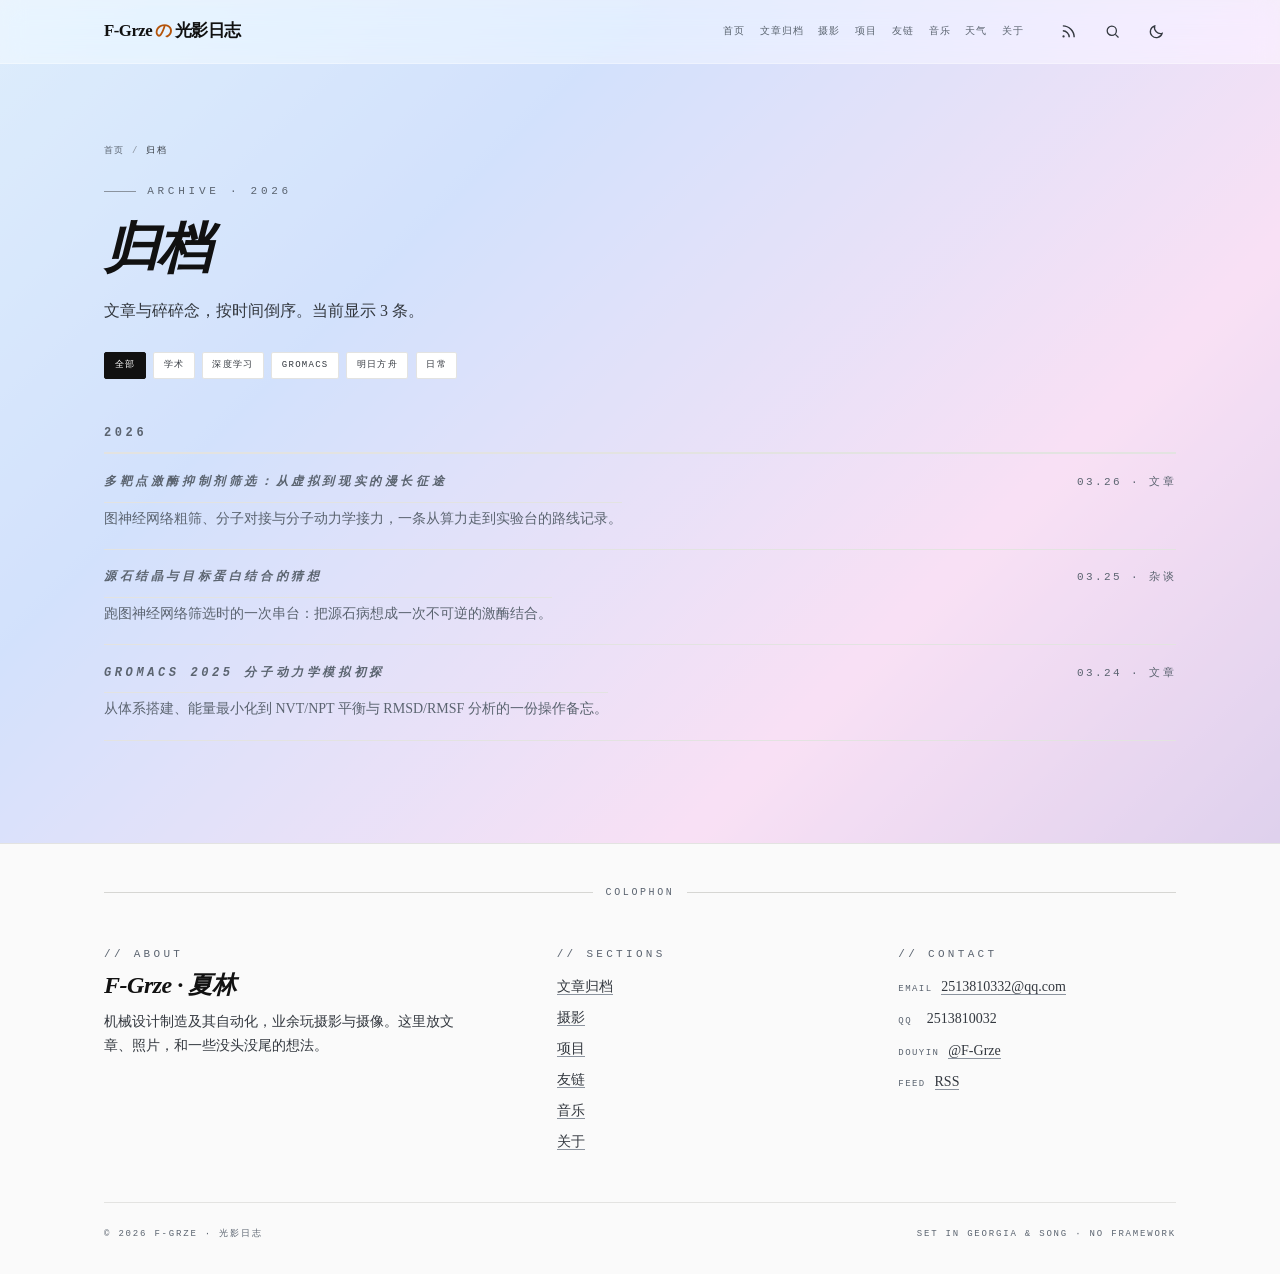
<file: timeline.html>
<!doctype html>
<html lang="zh-CN" data-theme="light">
<head>
<meta charset="utf-8">
<meta name="viewport" content="width=device-width, initial-scale=1">
<title>归档 · F-Grze の光影日志</title>
<meta name="description" content="文章与碎碎念按时间倒序。">
<meta name="author" content="F-Grze">
<meta name="theme-color" content="#ffffff" media="(prefers-color-scheme: light)">
<meta name="theme-color" content="#0a0a0a" media="(prefers-color-scheme: dark)">
<link rel="canonical" href="https://f-grze.github.io/F-Grze-blog/timeline.html">
<link rel="icon" href="favicon.svg" type="image/svg+xml">
<link rel="alternate" type="application/rss+xml" title="F-Grze の光影日志" href="feed.xml">
<meta property="og:type" content="article">
<meta property="og:title" content="归档">
<meta property="og:description" content="文章与碎碎念按时间倒序。">
<meta property="og:image" content="https://f-grze.github.io/F-Grze-blog/assets/img/og-cover.jpg">
<meta name="twitter:card" content="summary_large_image">
<link rel="stylesheet" href="assets/css/style.min.css">
<script>
  (function () {
    try {
      var t = localStorage.getItem('theme');
      if (t !== 'light' && t !== 'dark') {
        t = window.matchMedia('(prefers-color-scheme: dark)').matches ? 'dark' : 'light';
      }
      document.documentElement.dataset.theme = t;
    } catch (e) {}
  })();
</script>
</head>
<body data-base="">
<a class="skip" href="#main">跳到主要内容</a>

<header class="site-head">
  <div class="wrap head-inner">
    <a class="brand" href="">F-Grze<em>の</em>光影日志</a>
    <nav class="nav" aria-label="主导航">
      <a href="index.html">首页</a>
      <a href="posts/">文章归档</a>
      <a href="photowall.html">摄影</a>
      <a href="projects.html">项目</a>
      <a href="friends.html">友链</a>
      <a href="music.html">音乐</a>
      <a href="weather.html">天气</a>
      <a href="about.html">关于</a>
    </nav>
    <div class="head-tools">
      <a class="icon-btn" href="feed.xml" aria-label="RSS 订阅">
        <svg viewBox="0 0 24 24" fill="none" stroke="currentColor" stroke-width="2" aria-hidden="true"><path d="M4 11a9 9 0 0 1 9 9M4 4a16 16 0 0 1 16 16"/><circle cx="5" cy="19" r="1.6" fill="currentColor" stroke="none"/></svg>
      </a>
      <button class="icon-btn search-btn" id="search-open" data-search-open type="button" aria-label="站内搜索（⌘K）" aria-haspopup="dialog">
        <svg viewBox="0 0 24 24" fill="none" stroke="currentColor" stroke-width="1.8" aria-hidden="true"><circle cx="11" cy="11" r="6.5"/><path d="m16 16 4.5 4.5"/></svg>
      </button>
      <button class="icon-btn" id="theme-toggle" type="button" aria-label="切换深浅色">
        <svg class="sun" viewBox="0 0 24 24" fill="none" stroke="currentColor" stroke-width="1.8" aria-hidden="true"><circle cx="12" cy="12" r="4.2"/><path d="M12 2v2.2M12 19.8V22M4.2 4.2l1.6 1.6M18.2 18.2l1.6 1.6M2 12h2.2M19.8 12H22M4.2 19.8l1.6-1.6M18.2 5.8l1.6-1.6"/></svg>
        <svg class="moon" viewBox="0 0 24 24" fill="none" stroke="currentColor" stroke-width="1.8" aria-hidden="true" style="display:none"><path d="M20 14.5A8.5 8.5 0 0 1 9.5 4a8.5 8.5 0 1 0 10.5 10.5z"/></svg>
      </button>
      <button class="icon-btn menu-btn" id="menu-btn" type="button" aria-expanded="false" aria-controls="mobile-menu" aria-label="打开导航菜单">
        <svg viewBox="0 0 24 24" fill="none" stroke="currentColor" stroke-width="1.8" aria-hidden="true"><path d="M4 7h16M4 12h16M4 17h16"/></svg>
      </button>
    </div>
  </div>
  <nav class="mobile-menu" id="mobile-menu" aria-label="移动端导航" hidden>
    <a href="index.html">首页 <span>01</span></a>
    <a href="posts/">文章归档 <span>02</span></a>
    <a href="photowall.html">摄影 <span>03</span></a>
    <a href="projects.html">项目 <span>04</span></a>
    <a href="friends.html">友链 <span>05</span></a>
    <a href="music.html">音乐 <span>06</span></a>
    <a href="weather.html">天气 <span>07</span></a>
    <a href="about.html">关于 <span>08</span></a>
  </nav>
</header>

<main id="main">
  <header class="wrap page-head">
    <nav class="crumbs" aria-label="面包屑"><a href="./">首页</a><span class="sep" aria-hidden="true">/</span><span aria-current="page">归档</span></nav>
    <p class="kicker">ARCHIVE · 2026</p>
    <h1>归档</h1>
    <p class="page-sub">文章与碎碎念，按时间倒序。当前显示 <span id="tag-count">3</span> 条。</p>
  </header>

  <div class="wrap">
    <div class="tag-filter" role="group" aria-label="按标签筛选">
      <button type="button" data-tag="all" aria-pressed="true">全部</button>
      <button type="button" data-tag="学术">学术</button>
      <button type="button" data-tag="深度学习">深度学习</button>
      <button type="button" data-tag="GROMACS">GROMACS</button>
      <button type="button" data-tag="明日方舟">明日方舟</button>
      <button type="button" data-tag="日常">日常</button>
    </div>

    <section class="year-group">
      <h2>2026</h2>
      <div class="archive-list">
        <article class="archive-item" data-tags="学术 深度学习 GROMACS">
          <div>
            <h2><a href="posts/kinase-screening.html">多靶点激酶抑制剂筛选：从虚拟到现实的漫长征途</a></h2>
            <p>图神经网络粗筛、分子对接与分子动力学接力，一条从算力走到实验台的路线记录。</p>
          </div>
          <span class="mono">03.26 · 文章</span>
        </article>
        <article class="archive-item" data-tags="明日方舟 日常 学术">
          <div>
            <h2><a href="chatters/originium.html">源石结晶与目标蛋白结合的猜想</a></h2>
            <p>跑图神经网络筛选时的一次串台：把源石病想成一次不可逆的激酶结合。</p>
          </div>
          <span class="mono">03.25 · 杂谈</span>
        </article>
        <article class="archive-item" data-tags="学术 GROMACS">
          <div>
            <h2><a href="posts/gromacs-2025.html">GROMACS 2025 分子动力学模拟初探</a></h2>
            <p>从体系搭建、能量最小化到 NVT/NPT 平衡与 RMSD/RMSF 分析的一份操作备忘。</p>
          </div>
          <span class="mono">03.24 · 文章</span>
        </article>
      </div>
    </section>
  </div>
</main>

<footer class="site-foot">
  <div class="wrap">
    <div class="foot-rule">COLOPHON</div>
    <div class="foot-grid">
      <div>
        <div class="section-num">// ABOUT</div>
        <h2>F-Grze · 夏林</h2>
        <p>机械设计制造及其自动化，业余玩摄影与摄像。这里放文章、照片，和一些没头没尾的想法。</p>
      </div>
      <div>
        <div class="section-num">// SECTIONS</div>
        <ul class="foot-list">
          <li><a href="posts/">文章归档</a></li>
          <li><a href="photowall.html">摄影</a></li>
          <li><a href="projects.html">项目</a></li>
          <li><a href="friends.html">友链</a></li>
          <li><a href="music.html">音乐</a></li>
          <li><a href="about.html">关于</a></li>
        </ul>
      </div>
      <div>
        <div class="section-num">// CONTACT</div>
        <ul class="foot-list">
          <li><span class="k">EMAIL</span><a href="mailto:2513810332@qq.com">2513810332@qq.com</a></li>
          <li><span class="k">QQ</span><button type="button" data-copy="2513810032" style="font-size:.875rem;color:var(--paper-1)">2513810032</button></li>
          <li><span class="k">DOUYIN</span><a href="https://www.douyin.com/user/MS4wLjABAAAAJaAjsx0xAyQ-sXUVlC7HD1X0GJKjgRdaICjdRfOP278gkcYqyB4tEGC4iY7WHdK8" target="_blank" rel="noopener noreferrer">@F-Grze</a></li>
          <li><span class="k">FEED</span><a href="feed.xml">RSS</a></li>
        </ul>
      </div>
    </div>
    <div class="colophon">
      <span>© 2026 F-Grze · 光影日志</span>
      <span>SET IN GEORGIA &amp; SONG · NO FRAMEWORK</span>
    </div>
  </div>
</footer>
<!-- search -->
<div class="search-modal" id="search" role="dialog" aria-modal="true" aria-label="站内搜索" hidden>
  <div class="search-box">
    <div class="search-field">
      <svg viewBox="0 0 24 24" fill="none" stroke="currentColor" stroke-width="1.8" aria-hidden="true"><circle cx="11" cy="11" r="6.5"/><path d="m16 16 4.5 4.5"/></svg>
      <input id="search-input" type="search" placeholder="搜索文章、摄影、页面…" autocomplete="off" spellcheck="false" aria-label="输入关键词" aria-controls="search-results">
      <button type="button" class="search-close" id="search-close" aria-label="关闭搜索">ESC</button>
    </div>
    <ul class="search-results" id="search-results" role="listbox" aria-label="搜索结果"></ul>
    <p class="search-hint">↑↓ 选择 · ↵ 打开 · ⌘K / Ctrl+K 唤起</p>
  </div>
</div>

<script src="assets/js/main.min.js" defer></script>
</body>
</html>
</file>
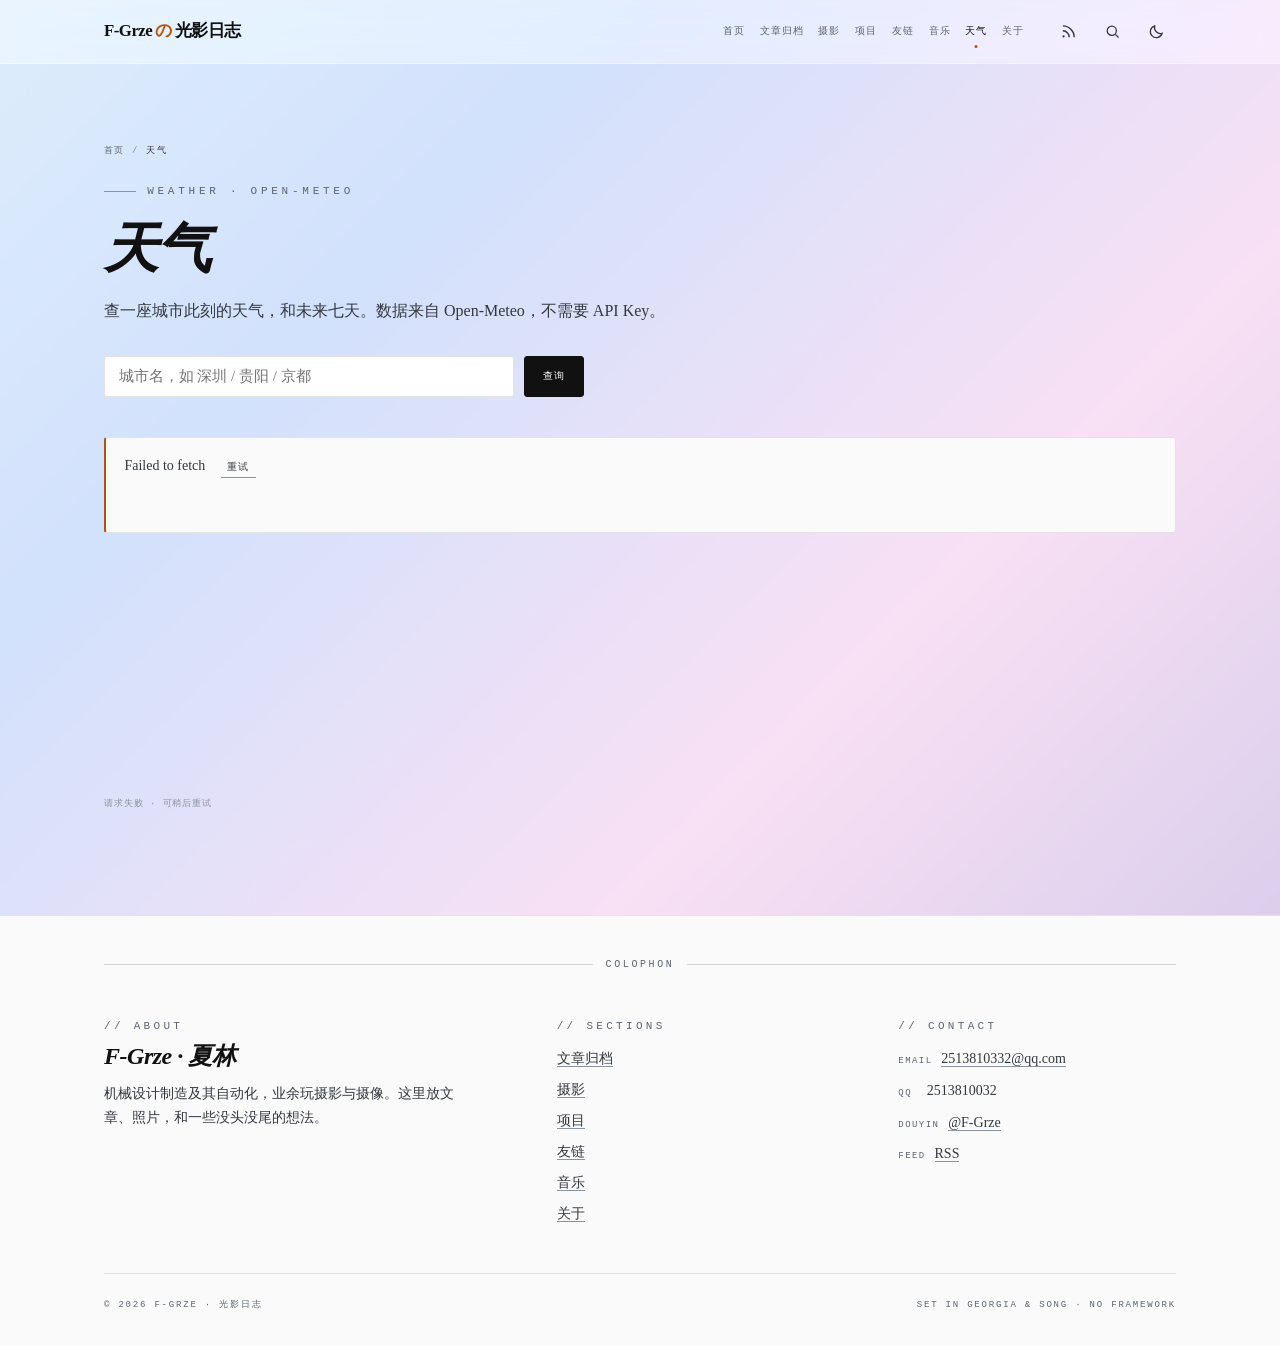
<file: weather.html>
<!doctype html>
<html lang="zh-CN" data-theme="light">
<head>
<meta charset="utf-8">
<meta name="viewport" content="width=device-width, initial-scale=1">
<title>天气 · F-Grze の光影日志</title>
<meta name="description" content="F-Grze 所在城市的实时天气与七天预报，数据来自 Open-Meteo，无 Key、不追踪。">
<meta name="author" content="F-Grze">
<meta name="theme-color" content="#ffffff" media="(prefers-color-scheme: light)">
<meta name="theme-color" content="#0a0a0a" media="(prefers-color-scheme: dark)">
<link rel="canonical" href="https://f-grze.github.io/F-Grze-blog/weather.html">
<link rel="icon" href="favicon.svg" type="image/svg+xml">
<link rel="alternate" type="application/rss+xml" title="F-Grze の光影日志" href="feed.xml">
<meta property="og:type" content="article">
<meta property="og:title" content="天气">
<meta property="og:description" content="F-Grze 所在城市的实时天气与七天预报，数据来自 Open-Meteo，无 Key、不追踪。">
<meta property="og:image" content="https://f-grze.github.io/F-Grze-blog/assets/img/og-cover.jpg">
<meta name="twitter:card" content="summary_large_image">
<link rel="stylesheet" href="assets/css/style.min.css">
<script>
  (function () {
    try {
      var t = localStorage.getItem('theme');
      if (t !== 'light' && t !== 'dark') {
        t = window.matchMedia('(prefers-color-scheme: dark)').matches ? 'dark' : 'light';
      }
      document.documentElement.dataset.theme = t;
    } catch (e) {}
  })();
</script>
</head>
<body data-base="">
<a class="skip" href="#main">跳到主要内容</a>

<header class="site-head">
  <div class="wrap head-inner">
    <a class="brand" href="">F-Grze<em>の</em>光影日志</a>
    <nav class="nav" aria-label="主导航">
      <a href="index.html">首页</a>
      <a href="posts/">文章归档</a>
      <a href="photowall.html">摄影</a>
      <a href="projects.html">项目</a>
      <a href="friends.html">友链</a>
      <a href="music.html">音乐</a>
      <a href="weather.html">天气</a>
      <a href="about.html">关于</a>
    </nav>
    <div class="head-tools">
      <a class="icon-btn" href="feed.xml" aria-label="RSS 订阅">
        <svg viewBox="0 0 24 24" fill="none" stroke="currentColor" stroke-width="2" aria-hidden="true"><path d="M4 11a9 9 0 0 1 9 9M4 4a16 16 0 0 1 16 16"/><circle cx="5" cy="19" r="1.6" fill="currentColor" stroke="none"/></svg>
      </a>
      <button class="icon-btn search-btn" id="search-open" data-search-open type="button" aria-label="站内搜索（⌘K）" aria-haspopup="dialog">
        <svg viewBox="0 0 24 24" fill="none" stroke="currentColor" stroke-width="1.8" aria-hidden="true"><circle cx="11" cy="11" r="6.5"/><path d="m16 16 4.5 4.5"/></svg>
      </button>
      <button class="icon-btn" id="theme-toggle" type="button" aria-label="切换深浅色">
        <svg class="sun" viewBox="0 0 24 24" fill="none" stroke="currentColor" stroke-width="1.8" aria-hidden="true"><circle cx="12" cy="12" r="4.2"/><path d="M12 2v2.2M12 19.8V22M4.2 4.2l1.6 1.6M18.2 18.2l1.6 1.6M2 12h2.2M19.8 12H22M4.2 19.8l1.6-1.6M18.2 5.8l1.6-1.6"/></svg>
        <svg class="moon" viewBox="0 0 24 24" fill="none" stroke="currentColor" stroke-width="1.8" aria-hidden="true" style="display:none"><path d="M20 14.5A8.5 8.5 0 0 1 9.5 4a8.5 8.5 0 1 0 10.5 10.5z"/></svg>
      </button>
      <button class="icon-btn menu-btn" id="menu-btn" type="button" aria-expanded="false" aria-controls="mobile-menu" aria-label="打开导航菜单">
        <svg viewBox="0 0 24 24" fill="none" stroke="currentColor" stroke-width="1.8" aria-hidden="true"><path d="M4 7h16M4 12h16M4 17h16"/></svg>
      </button>
    </div>
  </div>
  <nav class="mobile-menu" id="mobile-menu" aria-label="移动端导航" hidden>
    <a href="index.html">首页 <span>01</span></a>
    <a href="posts/">文章归档 <span>02</span></a>
    <a href="photowall.html">摄影 <span>03</span></a>
    <a href="projects.html">项目 <span>04</span></a>
    <a href="friends.html">友链 <span>05</span></a>
    <a href="music.html">音乐 <span>06</span></a>
    <a href="weather.html">天气 <span>07</span></a>
    <a href="about.html">关于 <span>08</span></a>
  </nav>
</header>

<main id="main">
  <header class="wrap page-head">
    <nav class="crumbs" aria-label="面包屑"><a href="./">首页</a><span class="sep" aria-hidden="true">/</span><span aria-current="page">天气</span></nav>
    <p class="kicker">WEATHER · OPEN-METEO</p>
    <h1>天气</h1>
    <p class="page-sub">查一座城市此刻的天气，和未来七天。数据来自 Open-Meteo，不需要 API Key。</p>
  </header>

  <div class="wrap">
    <form class="weather-search" id="weather-form" role="search" novalidate>
      <input id="weather-city" type="search" placeholder="城市名，如 深圳 / 贵阳 / 京都" aria-label="城市名称" autocomplete="off" spellcheck="false">
      <button type="submit">查询</button>
    </form>

    <div id="weather-app" aria-live="polite">
      <noscript><p class="weather-note">这个页面需要 JavaScript 才能取到实时数据。</p></noscript>
    </div>

    <p class="weather-note" id="weather-status">数据来自 Open-Meteo · 无 Key · 不追踪 · 结果缓存 10 分钟</p>
  </div>
</main>

<footer class="site-foot">
  <div class="wrap">
    <div class="foot-rule">COLOPHON</div>
    <div class="foot-grid">
      <div>
        <div class="section-num">// ABOUT</div>
        <h2>F-Grze · 夏林</h2>
        <p>机械设计制造及其自动化，业余玩摄影与摄像。这里放文章、照片，和一些没头没尾的想法。</p>
      </div>
      <div>
        <div class="section-num">// SECTIONS</div>
        <ul class="foot-list">
          <li><a href="posts/">文章归档</a></li>
          <li><a href="photowall.html">摄影</a></li>
          <li><a href="projects.html">项目</a></li>
          <li><a href="friends.html">友链</a></li>
          <li><a href="music.html">音乐</a></li>
          <li><a href="about.html">关于</a></li>
        </ul>
      </div>
      <div>
        <div class="section-num">// CONTACT</div>
        <ul class="foot-list">
          <li><span class="k">EMAIL</span><a href="mailto:2513810332@qq.com">2513810332@qq.com</a></li>
          <li><span class="k">QQ</span><button type="button" data-copy="2513810032" style="font-size:.875rem;color:var(--paper-1)">2513810032</button></li>
          <li><span class="k">DOUYIN</span><a href="https://www.douyin.com/user/MS4wLjABAAAAJaAjsx0xAyQ-sXUVlC7HD1X0GJKjgRdaICjdRfOP278gkcYqyB4tEGC4iY7WHdK8" target="_blank" rel="noopener noreferrer">@F-Grze</a></li>
          <li><span class="k">FEED</span><a href="feed.xml">RSS</a></li>
        </ul>
      </div>
    </div>
    <div class="colophon">
      <span>© 2026 F-Grze · 光影日志</span>
      <span>SET IN GEORGIA &amp; SONG · NO FRAMEWORK</span>
    </div>
  </div>
</footer>
<!-- search -->
<div class="search-modal" id="search" role="dialog" aria-modal="true" aria-label="站内搜索" hidden>
  <div class="search-box">
    <div class="search-field">
      <svg viewBox="0 0 24 24" fill="none" stroke="currentColor" stroke-width="1.8" aria-hidden="true"><circle cx="11" cy="11" r="6.5"/><path d="m16 16 4.5 4.5"/></svg>
      <input id="search-input" type="search" placeholder="搜索文章、摄影、页面…" autocomplete="off" spellcheck="false" aria-label="输入关键词" aria-controls="search-results">
      <button type="button" class="search-close" id="search-close" aria-label="关闭搜索">ESC</button>
    </div>
    <ul class="search-results" id="search-results" role="listbox" aria-label="搜索结果"></ul>
    <p class="search-hint">↑↓ 选择 · ↵ 打开 · ⌘K / Ctrl+K 唤起</p>
  </div>
</div>

<script src="assets/js/weather.min.js" defer></script>
<script src="assets/js/main.min.js" defer></script>
</body>
</html>
</file>
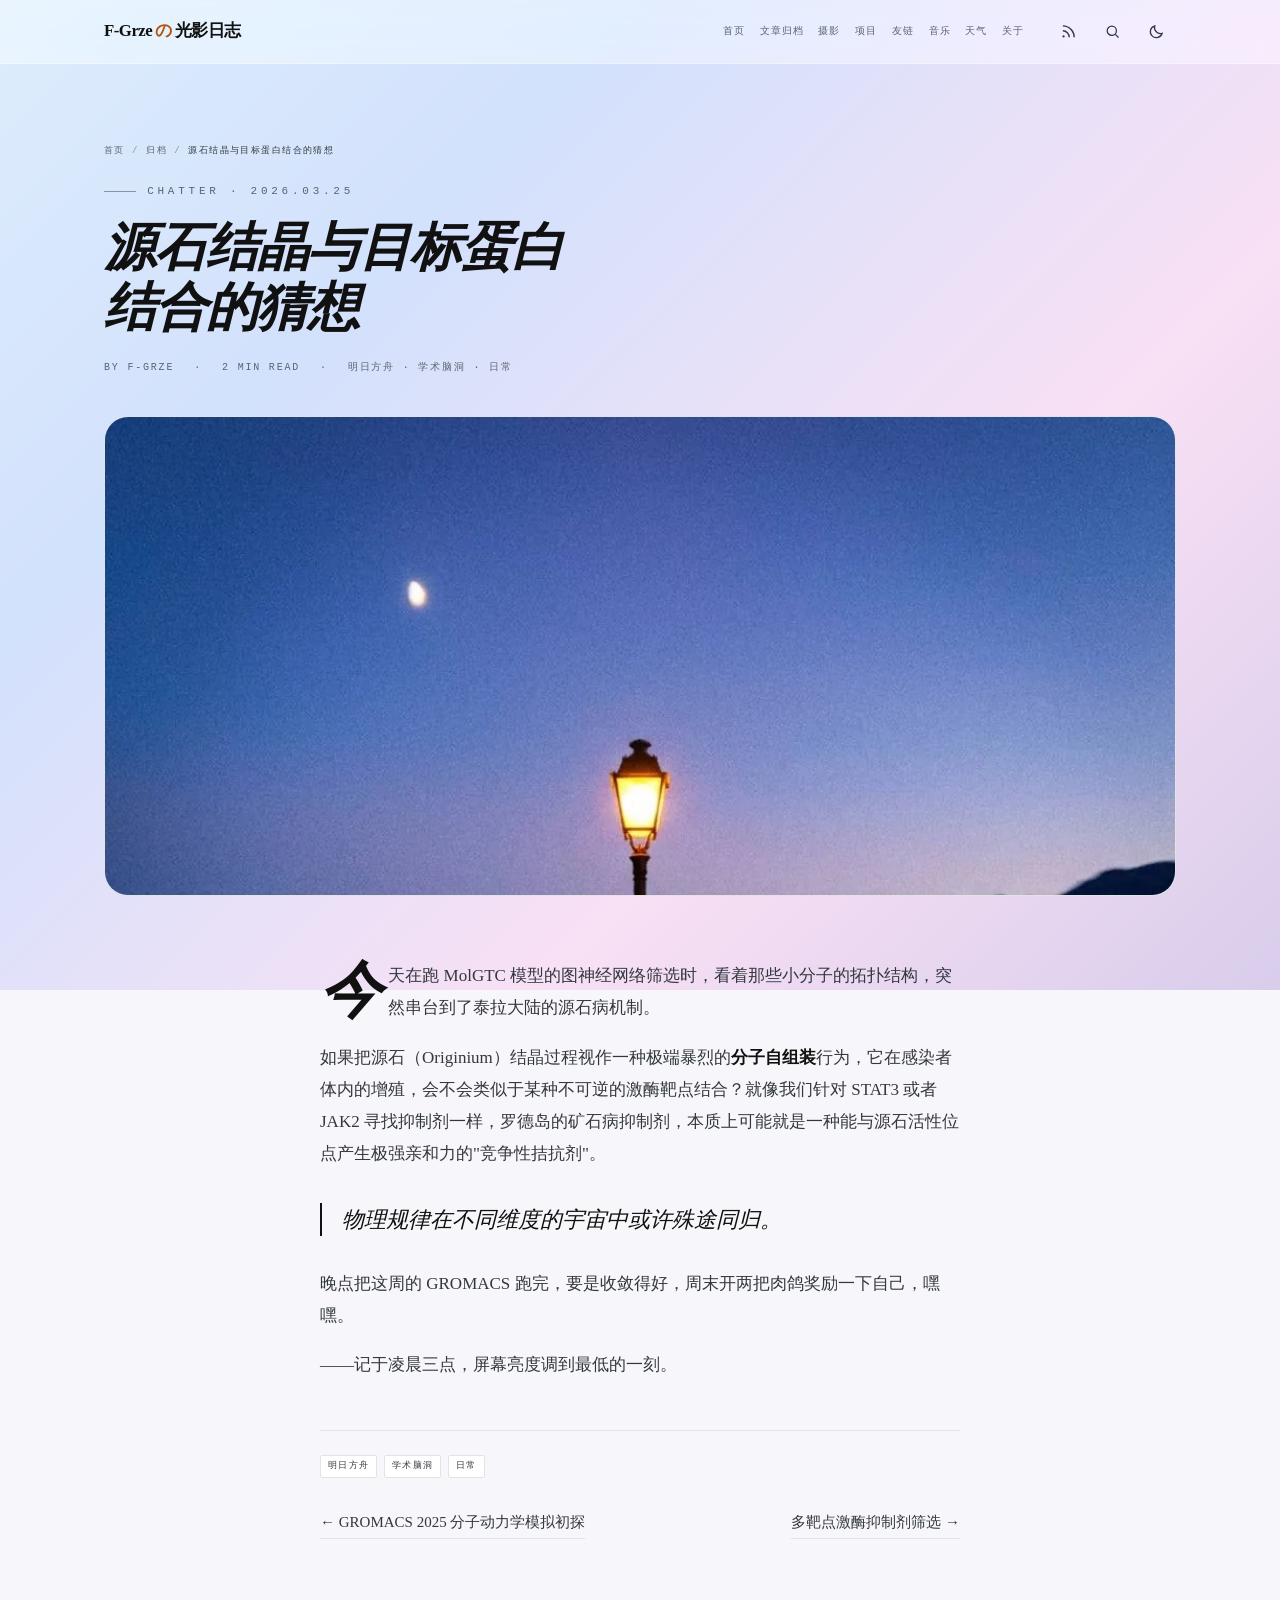
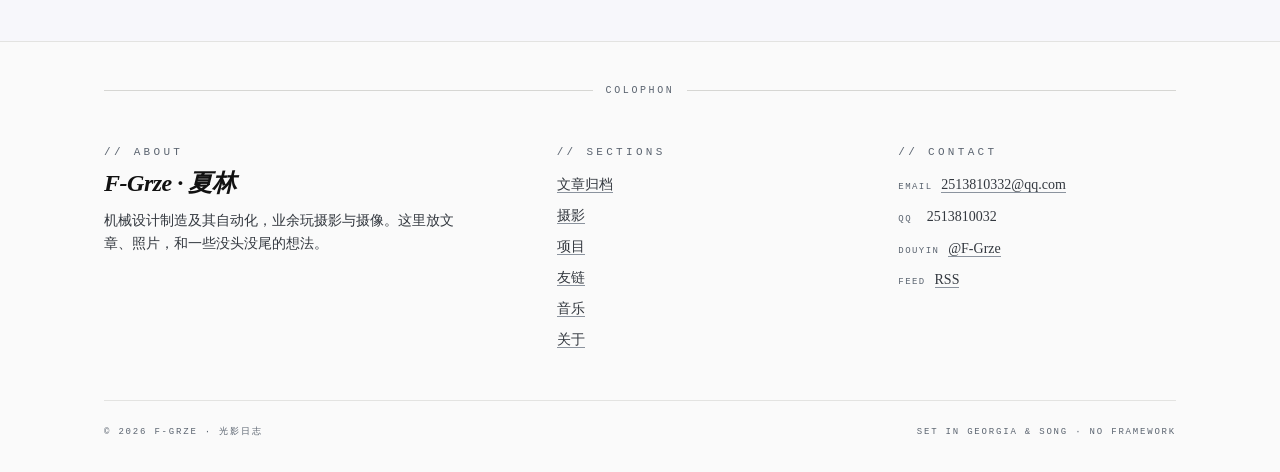
<file: chatters/originium.html>
<!doctype html>
<html lang="zh-CN" data-theme="light">
<head>
<meta charset="utf-8">
<meta name="viewport" content="width=device-width, initial-scale=1">
<title>源石结晶与目标蛋白结合的猜想 · F-Grze の光影日志</title>
<meta name="description" content="跑图神经网络筛选时的一次串台：如果把源石结晶视作极端暴烈的分子自组装，它会怎样结合靶点？">
<meta name="author" content="F-Grze">
<meta name="theme-color" content="#ffffff" media="(prefers-color-scheme: light)">
<meta name="theme-color" content="#0a0a0a" media="(prefers-color-scheme: dark)">
<link rel="canonical" href="https://f-grze.github.io/F-Grze-blog/chatters/originium.html">
<link rel="icon" href="../favicon.svg" type="image/svg+xml">
<link rel="alternate" type="application/rss+xml" title="F-Grze の光影日志" href="../feed.xml">
<meta property="og:type" content="article">
<meta property="og:title" content="源石结晶与目标蛋白结合的猜想">
<meta property="og:description" content="跑图神经网络筛选时的一次串台：如果把源石结晶视作极端暴烈的分子自组装，它会怎样结合靶点？">
<meta property="og:image" content="https://f-grze.github.io/F-Grze-blog/assets/img/og-cover.jpg">
<meta name="twitter:card" content="summary_large_image">
<link rel="stylesheet" href="../assets/css/style.min.css">
<script>
  (function () {
    try {
      var t = localStorage.getItem('theme');
      if (t !== 'light' && t !== 'dark') {
        t = window.matchMedia('(prefers-color-scheme: dark)').matches ? 'dark' : 'light';
      }
      document.documentElement.dataset.theme = t;
    } catch (e) {}
  })();
</script>
</head>
<body data-base="../">
<a class="skip" href="#main">跳到主要内容</a>

<header class="site-head">
  <div class="wrap head-inner">
    <a class="brand" href="../">F-Grze<em>の</em>光影日志</a>
    <nav class="nav" aria-label="主导航">
      <a href="../index.html">首页</a>
      <a href="../posts/">文章归档</a>
      <a href="../photowall.html">摄影</a>
      <a href="../projects.html">项目</a>
      <a href="../friends.html">友链</a>
      <a href="../music.html">音乐</a>
      <a href="../weather.html">天气</a>
      <a href="../about.html">关于</a>
    </nav>
    <div class="head-tools">
      <a class="icon-btn" href="../feed.xml" aria-label="RSS 订阅">
        <svg viewBox="0 0 24 24" fill="none" stroke="currentColor" stroke-width="2" aria-hidden="true"><path d="M4 11a9 9 0 0 1 9 9M4 4a16 16 0 0 1 16 16"/><circle cx="5" cy="19" r="1.6" fill="currentColor" stroke="none"/></svg>
      </a>
      <button class="icon-btn search-btn" id="search-open" data-search-open type="button" aria-label="站内搜索（⌘K）" aria-haspopup="dialog">
        <svg viewBox="0 0 24 24" fill="none" stroke="currentColor" stroke-width="1.8" aria-hidden="true"><circle cx="11" cy="11" r="6.5"/><path d="m16 16 4.5 4.5"/></svg>
      </button>
      <button class="icon-btn" id="theme-toggle" type="button" aria-label="切换深浅色">
        <svg class="sun" viewBox="0 0 24 24" fill="none" stroke="currentColor" stroke-width="1.8" aria-hidden="true"><circle cx="12" cy="12" r="4.2"/><path d="M12 2v2.2M12 19.8V22M4.2 4.2l1.6 1.6M18.2 18.2l1.6 1.6M2 12h2.2M19.8 12H22M4.2 19.8l1.6-1.6M18.2 5.8l1.6-1.6"/></svg>
        <svg class="moon" viewBox="0 0 24 24" fill="none" stroke="currentColor" stroke-width="1.8" aria-hidden="true" style="display:none"><path d="M20 14.5A8.5 8.5 0 0 1 9.5 4a8.5 8.5 0 1 0 10.5 10.5z"/></svg>
      </button>
      <button class="icon-btn menu-btn" id="menu-btn" type="button" aria-expanded="false" aria-controls="mobile-menu" aria-label="打开导航菜单">
        <svg viewBox="0 0 24 24" fill="none" stroke="currentColor" stroke-width="1.8" aria-hidden="true"><path d="M4 7h16M4 12h16M4 17h16"/></svg>
      </button>
    </div>
  </div>
  <nav class="mobile-menu" id="mobile-menu" aria-label="移动端导航" hidden>
    <a href="../index.html">首页 <span>01</span></a>
    <a href="../posts/">文章归档 <span>02</span></a>
    <a href="../photowall.html">摄影 <span>03</span></a>
    <a href="../projects.html">项目 <span>04</span></a>
    <a href="../friends.html">友链 <span>05</span></a>
    <a href="../music.html">音乐 <span>06</span></a>
    <a href="../weather.html">天气 <span>07</span></a>
    <a href="../about.html">关于 <span>08</span></a>
  </nav>
</header>
<main id="main">
  <article>
    <header class="wrap article-head">
    <nav class="crumbs" aria-label="面包屑"><a href="../">首页</a><span class="sep" aria-hidden="true">/</span><a href="../timeline.html">归档</a><span class="sep" aria-hidden="true">/</span><span aria-current="page">源石结晶与目标蛋白结合的猜想</span></nav>
      <p class="kicker">CHATTER · 2026.03.25</p>
      <h1>源石结晶与目标蛋白<br>结合的猜想</h1>
      <div class="article-meta">
        <span>BY F-GRZE</span>
        <span>·</span>
        <span>2 MIN READ</span>
        <span>·</span>
        <span><a href="../posts/">明日方舟</a> · <a href="../posts/">学术脑洞</a> · <a href="../posts/">日常</a></span>
      </div>
      <div class="article-cover">
        <img src="../assets/img/album-lamp-1024.webp" srcset="../assets/img/album-lamp-640.webp 640w, ../assets/img/album-lamp-1024.webp 1024w" sizes="(max-width: 640px) 100vw, 960px" width="1024" height="1024" alt="黄昏山口的橙色路灯与半个月亮" fetchpriority="high" decoding="async">
      </div>
    </header>

    <div class="wrap">
      <div class="article-body">
<p data-dropcap>今天在跑 MolGTC 模型的图神经网络筛选时，看着那些小分子的拓扑结构，突然串台到了泰拉大陆的源石病机制。</p>

<p>如果把源石（Originium）结晶过程视作一种极端暴烈的<strong>分子自组装</strong>行为，它在感染者体内的增殖，会不会类似于某种不可逆的激酶靶点结合？就像我们针对 STAT3 或者 JAK2 寻找抑制剂一样，罗德岛的矿石病抑制剂，本质上可能就是一种能与源石活性位点产生极强亲和力的"竞争性拮抗剂"。</p>

<blockquote>物理规律在不同维度的宇宙中或许殊途同归。</blockquote>

<p>晚点把这周的 GROMACS 跑完，要是收敛得好，周末开两把肉鸽奖励一下自己，嘿嘿。</p>

<p>——记于凌晨三点，屏幕亮度调到最低的一刻。</p>
    
      </div>
      <div class="article-foot">
        <div class="tags"><span class="chip">明日方舟</span><span class="chip">学术脑洞</span><span class="chip">日常</span></div>
        <nav class="article-nav" aria-label="上下篇">
          <a href="../posts/gromacs-2025.html">← GROMACS 2025 分子动力学模拟初探</a>
          <a href="../posts/kinase-screening.html">多靶点激酶抑制剂筛选 →</a>
        </nav>
      </div>
    </div>
  </article>
</main>

<footer class="site-foot">
  <div class="wrap">
    <div class="foot-rule">COLOPHON</div>
    <div class="foot-grid">
      <div>
        <div class="section-num">// ABOUT</div>
        <h2>F-Grze · 夏林</h2>
        <p>机械设计制造及其自动化，业余玩摄影与摄像。这里放文章、照片，和一些没头没尾的想法。</p>
      </div>
      <div>
        <div class="section-num">// SECTIONS</div>
        <ul class="foot-list">
          <li><a href="../posts/">文章归档</a></li>
          <li><a href="../photowall.html">摄影</a></li>
          <li><a href="../projects.html">项目</a></li>
          <li><a href="../friends.html">友链</a></li>
          <li><a href="../music.html">音乐</a></li>
          <li><a href="../about.html">关于</a></li>
        </ul>
      </div>
      <div>
        <div class="section-num">// CONTACT</div>
        <ul class="foot-list">
          <li><span class="k">EMAIL</span><a href="mailto:2513810332@qq.com">2513810332@qq.com</a></li>
          <li><span class="k">QQ</span><button type="button" data-copy="2513810032" style="font-size:.875rem;color:var(--paper-1)">2513810032</button></li>
          <li><span class="k">DOUYIN</span><a href="https://www.douyin.com/user/MS4wLjABAAAAJaAjsx0xAyQ-sXUVlC7HD1X0GJKjgRdaICjdRfOP278gkcYqyB4tEGC4iY7WHdK8" target="_blank" rel="noopener noreferrer">@F-Grze</a></li>
          <li><span class="k">FEED</span><a href="../feed.xml">RSS</a></li>
        </ul>
      </div>
    </div>
    <div class="colophon">
      <span>© 2026 F-Grze · 光影日志</span>
      <span>SET IN GEORGIA &amp; SONG · NO FRAMEWORK</span>
    </div>
  </div>
</footer>
<!-- search -->
<div class="search-modal" id="search" role="dialog" aria-modal="true" aria-label="站内搜索" hidden>
  <div class="search-box">
    <div class="search-field">
      <svg viewBox="0 0 24 24" fill="none" stroke="currentColor" stroke-width="1.8" aria-hidden="true"><circle cx="11" cy="11" r="6.5"/><path d="m16 16 4.5 4.5"/></svg>
      <input id="search-input" type="search" placeholder="搜索文章、摄影、页面…" autocomplete="off" spellcheck="false" aria-label="输入关键词" aria-controls="search-results">
      <button type="button" class="search-close" id="search-close" aria-label="关闭搜索">ESC</button>
    </div>
    <ul class="search-results" id="search-results" role="listbox" aria-label="搜索结果"></ul>
    <p class="search-hint">↑↓ 选择 · ↵ 打开 · ⌘K / Ctrl+K 唤起</p>
  </div>
</div>

<script src="../assets/js/main.min.js" defer></script>
</body>
</html>
</file>
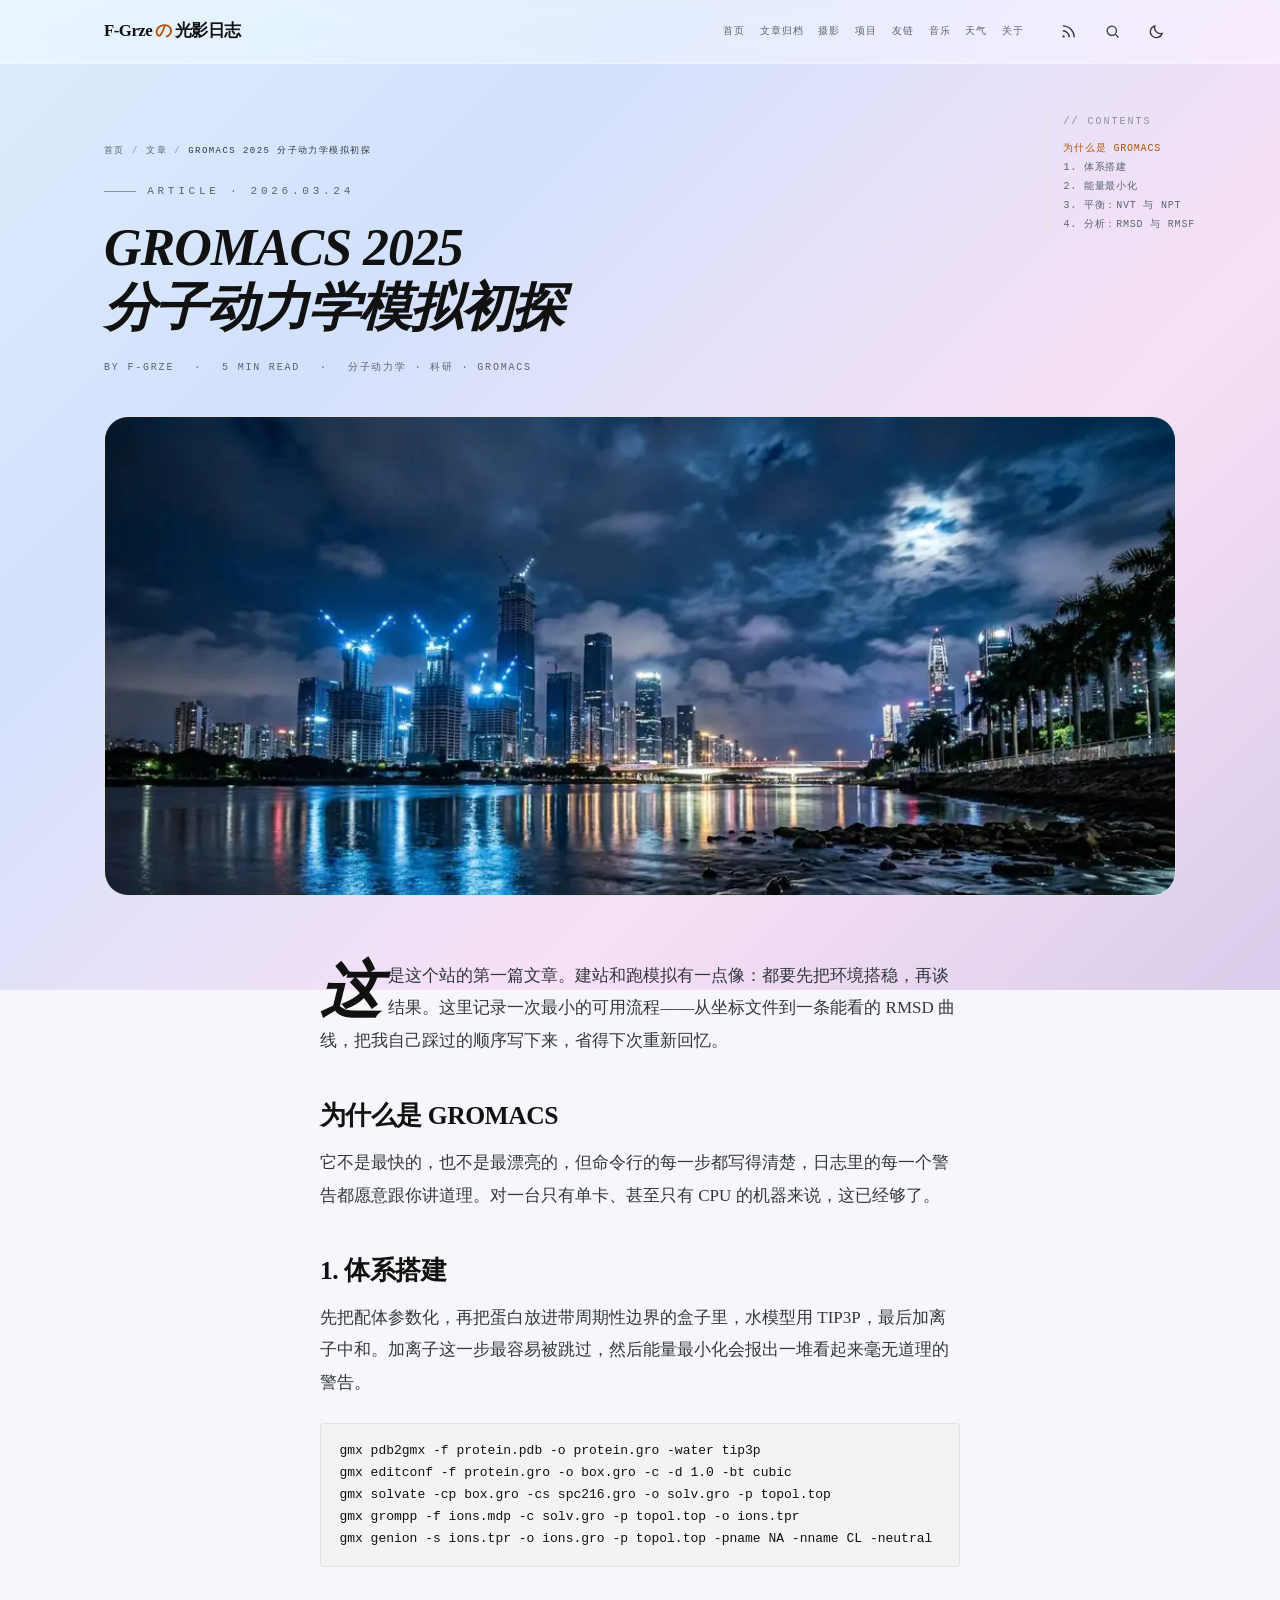
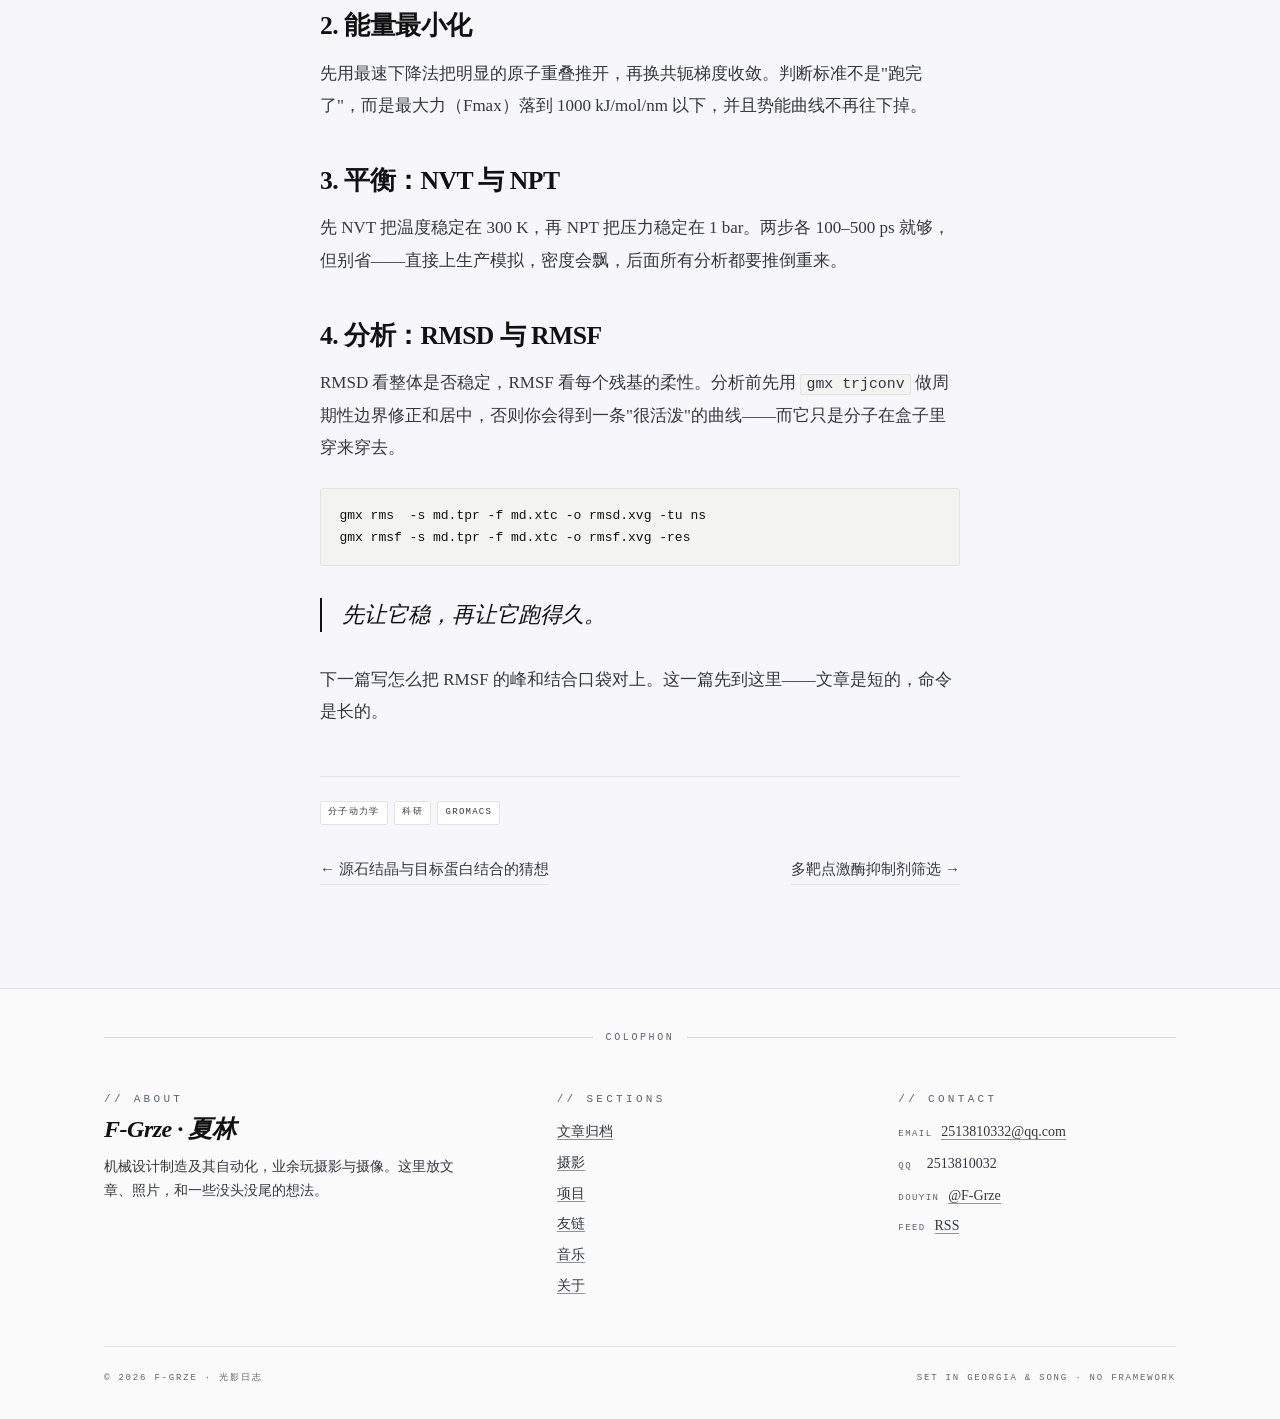
<file: posts/gromacs-2025.html>
<!doctype html>
<html lang="zh-CN" data-theme="light">
<head>
<meta charset="utf-8">
<meta name="viewport" content="width=device-width, initial-scale=1">
<title>GROMACS 2025 分子动力学模拟初探 · F-Grze の光影日志</title>
<meta name="description" content="从体系搭建、能量最小化到 NVT/NPT 平衡与 RMSD/RMSF 分析的一份操作备忘。">
<meta name="author" content="F-Grze">
<meta name="theme-color" content="#ffffff" media="(prefers-color-scheme: light)">
<meta name="theme-color" content="#0a0a0a" media="(prefers-color-scheme: dark)">
<link rel="canonical" href="https://f-grze.github.io/F-Grze-blog/posts/gromacs-2025.html">
<link rel="icon" href="../favicon.svg" type="image/svg+xml">
<link rel="alternate" type="application/rss+xml" title="F-Grze の光影日志" href="../feed.xml">
<meta property="og:type" content="article">
<meta property="og:title" content="GROMACS 2025 分子动力学模拟初探">
<meta property="og:description" content="从体系搭建、能量最小化到 NVT/NPT 平衡与 RMSD/RMSF 分析的一份操作备忘。">
<meta property="og:image" content="https://f-grze.github.io/F-Grze-blog/assets/img/og-cover.jpg">
<meta name="twitter:card" content="summary_large_image">
<link rel="stylesheet" href="../assets/css/style.min.css">
<script>
  (function () {
    try {
      var t = localStorage.getItem('theme');
      if (t !== 'light' && t !== 'dark') {
        t = window.matchMedia('(prefers-color-scheme: dark)').matches ? 'dark' : 'light';
      }
      document.documentElement.dataset.theme = t;
    } catch (e) {}
  })();
</script>
</head>
<body data-base="../">
<a class="skip" href="#main">跳到主要内容</a>

<header class="site-head">
  <div class="wrap head-inner">
    <a class="brand" href="../">F-Grze<em>の</em>光影日志</a>
    <nav class="nav" aria-label="主导航">
      <a href="../index.html">首页</a>
      <a href="../posts/">文章归档</a>
      <a href="../photowall.html">摄影</a>
      <a href="../projects.html">项目</a>
      <a href="../friends.html">友链</a>
      <a href="../music.html">音乐</a>
      <a href="../weather.html">天气</a>
      <a href="../about.html">关于</a>
    </nav>
    <div class="head-tools">
      <a class="icon-btn" href="../feed.xml" aria-label="RSS 订阅">
        <svg viewBox="0 0 24 24" fill="none" stroke="currentColor" stroke-width="2" aria-hidden="true"><path d="M4 11a9 9 0 0 1 9 9M4 4a16 16 0 0 1 16 16"/><circle cx="5" cy="19" r="1.6" fill="currentColor" stroke="none"/></svg>
      </a>
      <button class="icon-btn search-btn" id="search-open" data-search-open type="button" aria-label="站内搜索（⌘K）" aria-haspopup="dialog">
        <svg viewBox="0 0 24 24" fill="none" stroke="currentColor" stroke-width="1.8" aria-hidden="true"><circle cx="11" cy="11" r="6.5"/><path d="m16 16 4.5 4.5"/></svg>
      </button>
      <button class="icon-btn" id="theme-toggle" type="button" aria-label="切换深浅色">
        <svg class="sun" viewBox="0 0 24 24" fill="none" stroke="currentColor" stroke-width="1.8" aria-hidden="true"><circle cx="12" cy="12" r="4.2"/><path d="M12 2v2.2M12 19.8V22M4.2 4.2l1.6 1.6M18.2 18.2l1.6 1.6M2 12h2.2M19.8 12H22M4.2 19.8l1.6-1.6M18.2 5.8l1.6-1.6"/></svg>
        <svg class="moon" viewBox="0 0 24 24" fill="none" stroke="currentColor" stroke-width="1.8" aria-hidden="true" style="display:none"><path d="M20 14.5A8.5 8.5 0 0 1 9.5 4a8.5 8.5 0 1 0 10.5 10.5z"/></svg>
      </button>
      <button class="icon-btn menu-btn" id="menu-btn" type="button" aria-expanded="false" aria-controls="mobile-menu" aria-label="打开导航菜单">
        <svg viewBox="0 0 24 24" fill="none" stroke="currentColor" stroke-width="1.8" aria-hidden="true"><path d="M4 7h16M4 12h16M4 17h16"/></svg>
      </button>
    </div>
  </div>
  <nav class="mobile-menu" id="mobile-menu" aria-label="移动端导航" hidden>
    <a href="../index.html">首页 <span>01</span></a>
    <a href="../posts/">文章归档 <span>02</span></a>
    <a href="../photowall.html">摄影 <span>03</span></a>
    <a href="../projects.html">项目 <span>04</span></a>
    <a href="../friends.html">友链 <span>05</span></a>
    <a href="../music.html">音乐 <span>06</span></a>
    <a href="../weather.html">天气 <span>07</span></a>
    <a href="../about.html">关于 <span>08</span></a>
  </nav>
</header>
<main id="main">
  <article>
    <header class="wrap article-head">
    <nav class="crumbs" aria-label="面包屑"><a href="../">首页</a><span class="sep" aria-hidden="true">/</span><a href="../posts/">文章</a><span class="sep" aria-hidden="true">/</span><span aria-current="page">GROMACS 2025 分子动力学模拟初探</span></nav>
      <p class="kicker">ARTICLE · 2026.03.24</p>
      <h1>GROMACS 2025<br>分子动力学模拟初探</h1>
      <div class="article-meta">
        <span>BY F-GRZE</span>
        <span>·</span>
        <span>5 MIN READ</span>
        <span>·</span>
        <span><a href="../posts/">分子动力学</a> · <a href="../posts/">科研</a> · <a href="../posts/">GROMACS</a></span>
      </div>
      <div class="article-cover">
        <img src="../assets/img/hero-city-1024.webp" srcset="../assets/img/hero-city-640.webp 640w, ../assets/img/hero-city-1024.webp 1024w" sizes="(max-width: 640px) 100vw, 960px" width="1024" height="572" alt="夜色中的城市天际线，塔吊亮着施工灯" fetchpriority="high" decoding="async">
      </div>
    </header>

    <div class="wrap">
      <div class="article-body">
<p data-dropcap>这是这个站的第一篇文章。建站和跑模拟有一点像：都要先把环境搭稳，再谈结果。这里记录一次最小的可用流程——从坐标文件到一条能看的 RMSD 曲线，把我自己踩过的顺序写下来，省得下次重新回忆。</p>

<h2>为什么是 GROMACS</h2>
<p>它不是最快的，也不是最漂亮的，但命令行的每一步都写得清楚，日志里的每一个警告都愿意跟你讲道理。对一台只有单卡、甚至只有 CPU 的机器来说，这已经够了。</p>

<h2>1. 体系搭建</h2>
<p>先把配体参数化，再把蛋白放进带周期性边界的盒子里，水模型用 TIP3P，最后加离子中和。加离子这一步最容易被跳过，然后能量最小化会报出一堆看起来毫无道理的警告。</p>
<pre><code>gmx pdb2gmx -f protein.pdb -o protein.gro -water tip3p
gmx editconf -f protein.gro -o box.gro -c -d 1.0 -bt cubic
gmx solvate -cp box.gro -cs spc216.gro -o solv.gro -p topol.top
gmx grompp -f ions.mdp -c solv.gro -p topol.top -o ions.tpr
gmx genion -s ions.tpr -o ions.gro -p topol.top -pname NA -nname CL -neutral</code></pre>

<h2>2. 能量最小化</h2>
<p>先用最速下降法把明显的原子重叠推开，再换共轭梯度收敛。判断标准不是"跑完了"，而是最大力（Fmax）落到 1000 kJ/mol/nm 以下，并且势能曲线不再往下掉。</p>

<h2>3. 平衡：NVT 与 NPT</h2>
<p>先 NVT 把温度稳定在 300 K，再 NPT 把压力稳定在 1 bar。两步各 100–500 ps 就够，但别省——直接上生产模拟，密度会飘，后面所有分析都要推倒重来。</p>

<h2>4. 分析：RMSD 与 RMSF</h2>
<p>RMSD 看整体是否稳定，RMSF 看每个残基的柔性。分析前先用 <code>gmx trjconv</code> 做周期性边界修正和居中，否则你会得到一条"很活泼"的曲线——而它只是分子在盒子里穿来穿去。</p>
<pre><code>gmx rms  -s md.tpr -f md.xtc -o rmsd.xvg -tu ns
gmx rmsf -s md.tpr -f md.xtc -o rmsf.xvg -res</code></pre>

<blockquote>先让它稳，再让它跑得久。</blockquote>

<p>下一篇写怎么把 RMSF 的峰和结合口袋对上。这一篇先到这里——文章是短的，命令是长的。</p>
        
      </div>
      <div class="article-foot">
        <div class="tags"><span class="chip">分子动力学</span><span class="chip">科研</span><span class="chip">GROMACS</span></div>
        <nav class="article-nav" aria-label="上下篇">
          <a href="../chatters/originium.html">← 源石结晶与目标蛋白结合的猜想</a>
          <a href="../posts/kinase-screening.html">多靶点激酶抑制剂筛选 →</a>
        </nav>
      </div>
    </div>
  </article>
</main>

<footer class="site-foot">
  <div class="wrap">
    <div class="foot-rule">COLOPHON</div>
    <div class="foot-grid">
      <div>
        <div class="section-num">// ABOUT</div>
        <h2>F-Grze · 夏林</h2>
        <p>机械设计制造及其自动化，业余玩摄影与摄像。这里放文章、照片，和一些没头没尾的想法。</p>
      </div>
      <div>
        <div class="section-num">// SECTIONS</div>
        <ul class="foot-list">
          <li><a href="../posts/">文章归档</a></li>
          <li><a href="../photowall.html">摄影</a></li>
          <li><a href="../projects.html">项目</a></li>
          <li><a href="../friends.html">友链</a></li>
          <li><a href="../music.html">音乐</a></li>
          <li><a href="../about.html">关于</a></li>
        </ul>
      </div>
      <div>
        <div class="section-num">// CONTACT</div>
        <ul class="foot-list">
          <li><span class="k">EMAIL</span><a href="mailto:2513810332@qq.com">2513810332@qq.com</a></li>
          <li><span class="k">QQ</span><button type="button" data-copy="2513810032" style="font-size:.875rem;color:var(--paper-1)">2513810032</button></li>
          <li><span class="k">DOUYIN</span><a href="https://www.douyin.com/user/MS4wLjABAAAAJaAjsx0xAyQ-sXUVlC7HD1X0GJKjgRdaICjdRfOP278gkcYqyB4tEGC4iY7WHdK8" target="_blank" rel="noopener noreferrer">@F-Grze</a></li>
          <li><span class="k">FEED</span><a href="../feed.xml">RSS</a></li>
        </ul>
      </div>
    </div>
    <div class="colophon">
      <span>© 2026 F-Grze · 光影日志</span>
      <span>SET IN GEORGIA &amp; SONG · NO FRAMEWORK</span>
    </div>
  </div>
</footer>
<!-- search -->
<div class="search-modal" id="search" role="dialog" aria-modal="true" aria-label="站内搜索" hidden>
  <div class="search-box">
    <div class="search-field">
      <svg viewBox="0 0 24 24" fill="none" stroke="currentColor" stroke-width="1.8" aria-hidden="true"><circle cx="11" cy="11" r="6.5"/><path d="m16 16 4.5 4.5"/></svg>
      <input id="search-input" type="search" placeholder="搜索文章、摄影、页面…" autocomplete="off" spellcheck="false" aria-label="输入关键词" aria-controls="search-results">
      <button type="button" class="search-close" id="search-close" aria-label="关闭搜索">ESC</button>
    </div>
    <ul class="search-results" id="search-results" role="listbox" aria-label="搜索结果"></ul>
    <p class="search-hint">↑↓ 选择 · ↵ 打开 · ⌘K / Ctrl+K 唤起</p>
  </div>
</div>

<script src="../assets/js/main.min.js" defer></script>
</body>
</html>
</file>
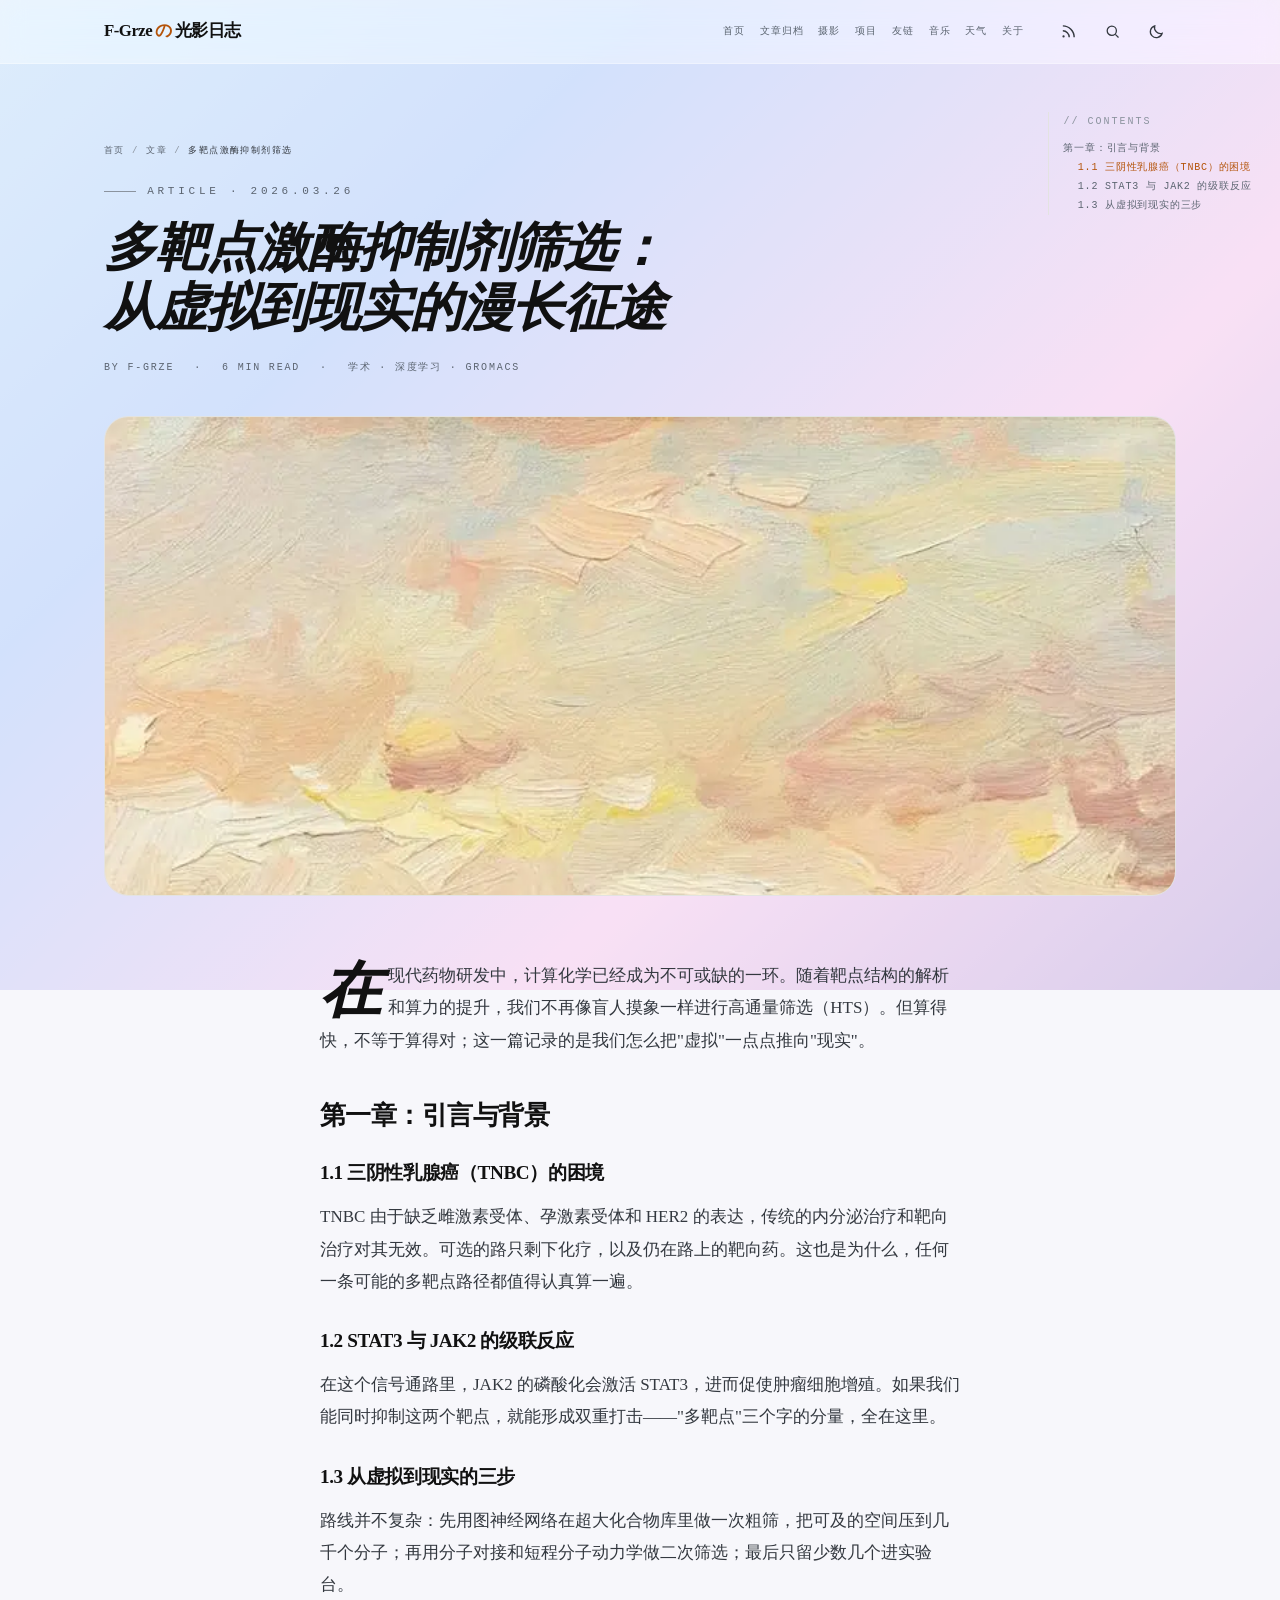
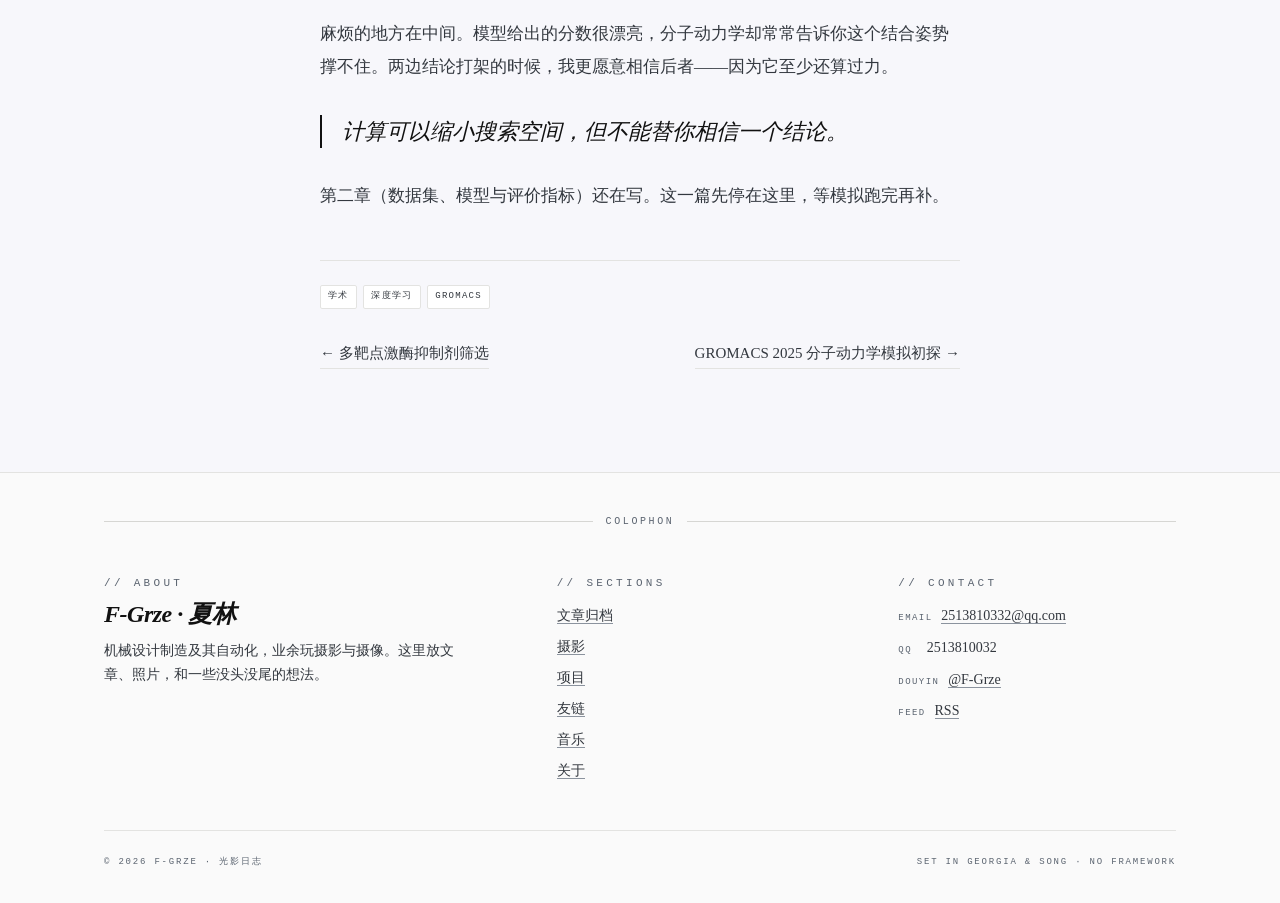
<file: posts/kinase-screening.html>
<!doctype html>
<html lang="zh-CN" data-theme="light">
<head>
<meta charset="utf-8">
<meta name="viewport" content="width=device-width, initial-scale=1">
<title>多靶点激酶抑制剂筛选：从虚拟到现实的漫长征途 · F-Grze の光影日志</title>
<meta name="description" content="图神经网络粗筛、分子对接与分子动力学接力，一条从算力走到实验台的路线记录。">
<meta name="author" content="F-Grze">
<meta name="theme-color" content="#ffffff" media="(prefers-color-scheme: light)">
<meta name="theme-color" content="#0a0a0a" media="(prefers-color-scheme: dark)">
<link rel="canonical" href="https://f-grze.github.io/F-Grze-blog/posts/kinase-screening.html">
<link rel="icon" href="../favicon.svg" type="image/svg+xml">
<link rel="alternate" type="application/rss+xml" title="F-Grze の光影日志" href="../feed.xml">
<meta property="og:type" content="article">
<meta property="og:title" content="多靶点激酶抑制剂筛选：从虚拟到现实的漫长征途">
<meta property="og:description" content="图神经网络粗筛、分子对接与分子动力学接力，一条从算力走到实验台的路线记录。">
<meta property="og:image" content="https://f-grze.github.io/F-Grze-blog/assets/img/og-cover.jpg">
<meta name="twitter:card" content="summary_large_image">
<link rel="stylesheet" href="../assets/css/style.min.css">
<script>
  (function () {
    try {
      var t = localStorage.getItem('theme');
      if (t !== 'light' && t !== 'dark') {
        t = window.matchMedia('(prefers-color-scheme: dark)').matches ? 'dark' : 'light';
      }
      document.documentElement.dataset.theme = t;
    } catch (e) {}
  })();
</script>
</head>
<body data-base="../">
<a class="skip" href="#main">跳到主要内容</a>

<header class="site-head">
  <div class="wrap head-inner">
    <a class="brand" href="../">F-Grze<em>の</em>光影日志</a>
    <nav class="nav" aria-label="主导航">
      <a href="../index.html">首页</a>
      <a href="../posts/">文章归档</a>
      <a href="../photowall.html">摄影</a>
      <a href="../projects.html">项目</a>
      <a href="../friends.html">友链</a>
      <a href="../music.html">音乐</a>
      <a href="../weather.html">天气</a>
      <a href="../about.html">关于</a>
    </nav>
    <div class="head-tools">
      <a class="icon-btn" href="../feed.xml" aria-label="RSS 订阅">
        <svg viewBox="0 0 24 24" fill="none" stroke="currentColor" stroke-width="2" aria-hidden="true"><path d="M4 11a9 9 0 0 1 9 9M4 4a16 16 0 0 1 16 16"/><circle cx="5" cy="19" r="1.6" fill="currentColor" stroke="none"/></svg>
      </a>
      <button class="icon-btn search-btn" id="search-open" data-search-open type="button" aria-label="站内搜索（⌘K）" aria-haspopup="dialog">
        <svg viewBox="0 0 24 24" fill="none" stroke="currentColor" stroke-width="1.8" aria-hidden="true"><circle cx="11" cy="11" r="6.5"/><path d="m16 16 4.5 4.5"/></svg>
      </button>
      <button class="icon-btn" id="theme-toggle" type="button" aria-label="切换深浅色">
        <svg class="sun" viewBox="0 0 24 24" fill="none" stroke="currentColor" stroke-width="1.8" aria-hidden="true"><circle cx="12" cy="12" r="4.2"/><path d="M12 2v2.2M12 19.8V22M4.2 4.2l1.6 1.6M18.2 18.2l1.6 1.6M2 12h2.2M19.8 12H22M4.2 19.8l1.6-1.6M18.2 5.8l1.6-1.6"/></svg>
        <svg class="moon" viewBox="0 0 24 24" fill="none" stroke="currentColor" stroke-width="1.8" aria-hidden="true" style="display:none"><path d="M20 14.5A8.5 8.5 0 0 1 9.5 4a8.5 8.5 0 1 0 10.5 10.5z"/></svg>
      </button>
      <button class="icon-btn menu-btn" id="menu-btn" type="button" aria-expanded="false" aria-controls="mobile-menu" aria-label="打开导航菜单">
        <svg viewBox="0 0 24 24" fill="none" stroke="currentColor" stroke-width="1.8" aria-hidden="true"><path d="M4 7h16M4 12h16M4 17h16"/></svg>
      </button>
    </div>
  </div>
  <nav class="mobile-menu" id="mobile-menu" aria-label="移动端导航" hidden>
    <a href="../index.html">首页 <span>01</span></a>
    <a href="../posts/">文章归档 <span>02</span></a>
    <a href="../photowall.html">摄影 <span>03</span></a>
    <a href="../projects.html">项目 <span>04</span></a>
    <a href="../friends.html">友链 <span>05</span></a>
    <a href="../music.html">音乐 <span>06</span></a>
    <a href="../weather.html">天气 <span>07</span></a>
    <a href="../about.html">关于 <span>08</span></a>
  </nav>
</header>
<main id="main">
  <article>
    <header class="wrap article-head">
    <nav class="crumbs" aria-label="面包屑"><a href="../">首页</a><span class="sep" aria-hidden="true">/</span><a href="../posts/">文章</a><span class="sep" aria-hidden="true">/</span><span aria-current="page">多靶点激酶抑制剂筛选</span></nav>
      <p class="kicker">ARTICLE · 2026.03.26</p>
      <h1>多靶点激酶抑制剂筛选：<br>从虚拟到现实的漫长征途</h1>
      <div class="article-meta">
        <span>BY F-GRZE</span>
        <span>·</span>
        <span>6 MIN READ</span>
        <span>·</span>
        <span><a href="../posts/">学术</a> · 深度学习 · GROMACS</span>
      </div>
      <div class="article-cover">
        <img src="../assets/img/post-sunrise-768.webp" srcset="../assets/img/post-sunrise-480.webp 480w, ../assets/img/post-sunrise-768.webp 768w" sizes="(max-width: 640px) 100vw, 960px" width="768" height="1376" alt="海上日出的油画，粉橘色的云与金色海面" fetchpriority="high" decoding="async">
      </div>
    </header>

    <div class="wrap">
      <div class="article-body">
<p data-dropcap>在现代药物研发中，计算化学已经成为不可或缺的一环。随着靶点结构的解析和算力的提升，我们不再像盲人摸象一样进行高通量筛选（HTS）。但算得快，不等于算得对；这一篇记录的是我们怎么把"虚拟"一点点推向"现实"。</p>

<h2>第一章：引言与背景</h2>

<h3>1.1 三阴性乳腺癌（TNBC）的困境</h3>
<p>TNBC 由于缺乏雌激素受体、孕激素受体和 HER2 的表达，传统的内分泌治疗和靶向治疗对其无效。可选的路只剩下化疗，以及仍在路上的靶向药。这也是为什么，任何一条可能的多靶点路径都值得认真算一遍。</p>

<h3>1.2 STAT3 与 JAK2 的级联反应</h3>
<p>在这个信号通路里，JAK2 的磷酸化会激活 STAT3，进而促使肿瘤细胞增殖。如果我们能同时抑制这两个靶点，就能形成双重打击——"多靶点"三个字的分量，全在这里。</p>

<h3>1.3 从虚拟到现实的三步</h3>
<p>路线并不复杂：先用图神经网络在超大化合物库里做一次粗筛，把可及的空间压到几千个分子；再用分子对接和短程分子动力学做二次筛选；最后只留少数几个进实验台。</p>
<p>麻烦的地方在中间。模型给出的分数很漂亮，分子动力学却常常告诉你这个结合姿势撑不住。两边结论打架的时候，我更愿意相信后者——因为它至少还算过力。</p>

<blockquote>计算可以缩小搜索空间，但不能替你相信一个结论。</blockquote>

<p>第二章（数据集、模型与评价指标）还在写。这一篇先停在这里，等模拟跑完再补。</p>
        
      </div>
      <div class="article-foot">
        <div class="tags"><span class="chip">学术</span><span class="chip">深度学习</span><span class="chip">GROMACS</span></div>
        <nav class="article-nav" aria-label="上下篇">
          <a href="../posts/gromacs-2025.html">← 多靶点激酶抑制剂筛选</a>
          <a href="../chatters/originium.html">GROMACS 2025 分子动力学模拟初探 →</a>
        </nav>
      </div>
    </div>
  </article>
</main>

<footer class="site-foot">
  <div class="wrap">
    <div class="foot-rule">COLOPHON</div>
    <div class="foot-grid">
      <div>
        <div class="section-num">// ABOUT</div>
        <h2>F-Grze · 夏林</h2>
        <p>机械设计制造及其自动化，业余玩摄影与摄像。这里放文章、照片，和一些没头没尾的想法。</p>
      </div>
      <div>
        <div class="section-num">// SECTIONS</div>
        <ul class="foot-list">
          <li><a href="../posts/">文章归档</a></li>
          <li><a href="../photowall.html">摄影</a></li>
          <li><a href="../projects.html">项目</a></li>
          <li><a href="../friends.html">友链</a></li>
          <li><a href="../music.html">音乐</a></li>
          <li><a href="../about.html">关于</a></li>
        </ul>
      </div>
      <div>
        <div class="section-num">// CONTACT</div>
        <ul class="foot-list">
          <li><span class="k">EMAIL</span><a href="mailto:2513810332@qq.com">2513810332@qq.com</a></li>
          <li><span class="k">QQ</span><button type="button" data-copy="2513810032" style="font-size:.875rem;color:var(--paper-1)">2513810032</button></li>
          <li><span class="k">DOUYIN</span><a href="https://www.douyin.com/user/MS4wLjABAAAAJaAjsx0xAyQ-sXUVlC7HD1X0GJKjgRdaICjdRfOP278gkcYqyB4tEGC4iY7WHdK8" target="_blank" rel="noopener noreferrer">@F-Grze</a></li>
          <li><span class="k">FEED</span><a href="../feed.xml">RSS</a></li>
        </ul>
      </div>
    </div>
    <div class="colophon">
      <span>© 2026 F-Grze · 光影日志</span>
      <span>SET IN GEORGIA &amp; SONG · NO FRAMEWORK</span>
    </div>
  </div>
</footer>
<!-- search -->
<div class="search-modal" id="search" role="dialog" aria-modal="true" aria-label="站内搜索" hidden>
  <div class="search-box">
    <div class="search-field">
      <svg viewBox="0 0 24 24" fill="none" stroke="currentColor" stroke-width="1.8" aria-hidden="true"><circle cx="11" cy="11" r="6.5"/><path d="m16 16 4.5 4.5"/></svg>
      <input id="search-input" type="search" placeholder="搜索文章、摄影、页面…" autocomplete="off" spellcheck="false" aria-label="输入关键词" aria-controls="search-results">
      <button type="button" class="search-close" id="search-close" aria-label="关闭搜索">ESC</button>
    </div>
    <ul class="search-results" id="search-results" role="listbox" aria-label="搜索结果"></ul>
    <p class="search-hint">↑↓ 选择 · ↵ 打开 · ⌘K / Ctrl+K 唤起</p>
  </div>
</div>

<script src="../assets/js/main.min.js" defer></script>
</body>
</html>
</file>
<file: assets/css/style.min.css>
:root{--paper-0: #111111;--paper-1: #33383f;--paper-2: #5b6470;--paper-3: #8b939e;--ink-0: #ffffff;--ink-1: #fafafa;--ink-2: #f3f3f2;--ink-3: #e3e3e1;--rule: #d6d6d3;--accent: #b45309;--accent-soft: #f6efe6;--ok: #15803d;--grid-color: rgba(17, 17, 17, .035);--shadow: 0 1px 2px rgba(17, 17, 17, .04), 0 12px 32px -18px rgba(17, 17, 17, .35);--font-display: "Gelasio", Georgia, "Times New Roman", "Songti SC", "Noto Serif SC", "Source Han Serif SC", serif;--font-body: Georgia, "Songti SC", "Noto Serif SC", "Source Han Serif SC", "PingFang SC", "Microsoft YaHei", serif;--font-mono: ui-monospace, "SF Mono", SFMono-Regular, Menlo, Consolas, "Liberation Mono", monospace;--wrap: 72rem;--radius: 3px;--ease: cubic-bezier(.16, 1, .3, 1);--head-h: 4rem}[data-theme=dark]{--paper-0: #f2f1ef;--paper-1: #d3d2ce;--paper-2: #a3a29e;--paper-3: #7c7b78;--ink-0: #0a0a0a;--ink-1: #121212;--ink-2: #1a1a1a;--ink-3: #2c2c2a;--rule: #363634;--accent: #e7a45c;--accent-soft: #1d1710;--ok: #4ade80;--grid-color: rgba(255, 255, 255, .035);--shadow: 0 1px 2px rgba(0, 0, 0, .6), 0 18px 40px -24px rgba(0, 0, 0, .9)}*,*:before,*:after{box-sizing:border-box}html{-webkit-text-size-adjust:100%;scroll-behavior:smooth;scroll-padding-top:calc(var(--head-h) + 1.5rem)}body{margin:0;min-height:100%;background:var(--ink-0);color:var(--paper-0);font-family:var(--font-body);font-size:1rem;line-height:1.7;-webkit-font-smoothing:antialiased;text-rendering:optimizeLegibility;background-image:linear-gradient(var(--grid-color) 1px,transparent 1px),linear-gradient(90deg,var(--grid-color) 1px,transparent 1px);background-size:32px 32px;overflow-x:hidden;transition:background-color .4s ease,color .4s ease}img,svg,video{display:block;max-width:100%}figure{margin:0}img{height:auto}a{color:inherit;text-decoration:none}button{font:inherit;color:inherit;background:none;border:0;cursor:pointer}h1,h2,h3,h4{margin:0;font-family:var(--font-display);font-weight:700;letter-spacing:-.02em;line-height:1.15;text-wrap:balance;word-break:auto-phrase}p{margin:0}ul,ol{margin:0;padding:0;list-style:none}::selection{background:var(--paper-0);color:var(--ink-0)}:focus{outline:none}:focus-visible{outline:2px solid var(--accent);outline-offset:3px;border-radius:2px}.skip{position:absolute;left:1rem;top:-100px;z-index:200;padding:.75rem 1.25rem;background:var(--paper-0);color:var(--ink-0);font-family:var(--font-mono);font-size:.75rem;letter-spacing:.2em;text-transform:uppercase;transition:top .2s ease}.skip:focus{top:1rem}.wrap{width:100%;max-width:var(--wrap);margin-inline:auto;padding-inline:clamp(1.25rem,4vw,2.5rem)}.mono{font-family:var(--font-mono);font-size:.6875rem;letter-spacing:.22em;text-transform:uppercase;color:var(--paper-2)}.section{margin-top:clamp(3.5rem,7vw,6rem)}.section-head{display:flex;align-items:flex-end;justify-content:space-between;gap:1.5rem;padding-bottom:1rem;border-bottom:1px solid var(--ink-3);margin-bottom:2rem}.section-num{font-family:var(--font-mono);font-size:.6875rem;letter-spacing:.3em;text-transform:uppercase;color:var(--paper-2)}.section-title{font-size:clamp(1.6rem,3vw,2.2rem);font-style:italic;margin-top:.35rem}.section-sub{margin-top:.5rem;font-size:.9375rem;font-style:italic;color:var(--paper-1)}.section-link{font-family:var(--font-mono);font-size:.6875rem;letter-spacing:.2em;text-transform:uppercase;color:var(--paper-1);white-space:nowrap;padding-bottom:.15rem;border-bottom:1px solid transparent;transition:color .2s,border-color .2s}.section-link:hover{color:var(--paper-0);border-color:var(--paper-0)}.site-head{position:fixed;inset:0 0 auto;z-index:90;height:var(--head-h);display:flex;align-items:center;background:color-mix(in srgb,var(--ink-0) 82%,transparent);border-bottom:1px solid transparent;transition:transform .45s var(--ease),background-color .3s,border-color .3s}@supports (backdrop-filter: blur(12px)){.site-head{-webkit-backdrop-filter:saturate(140%) blur(12px);backdrop-filter:saturate(140%) blur(12px)}}.site-head.is-scrolled{border-bottom-color:var(--ink-3)}.site-head.is-hidden{transform:translateY(-100%)}.head-inner{display:flex;align-items:center;gap:1rem;width:100%}.brand{font-family:var(--font-display);font-weight:700;font-size:1.15rem;letter-spacing:-.03em;white-space:nowrap;display:inline-flex;align-items:baseline;gap:.18em}.brand em{font-style:normal;color:var(--accent)}.nav{display:flex;align-items:center;gap:1.35rem;margin-left:auto}.nav a{position:relative;font-family:var(--font-mono);font-size:.6875rem;letter-spacing:.16em;text-transform:uppercase;color:var(--paper-2);padding:.35rem 0;transition:color .2s}.nav a:hover,.nav a[aria-current=true]{color:var(--paper-0)}.nav a[aria-current=true]:after{content:"";position:absolute;left:50%;bottom:-2px;width:3px;height:3px;border-radius:50%;background:var(--accent);transform:translate(-50%)}.head-tools{display:flex;align-items:center;gap:.25rem;margin-left:.5rem}.icon-btn{width:2.5rem;height:2.5rem;display:inline-grid;place-items:center;border-radius:var(--radius);color:var(--paper-1);transition:background-color .2s,color .2s}.icon-btn:hover{background:var(--ink-2);color:var(--paper-0)}.icon-btn svg{width:17px;height:17px}.menu-btn,.mobile-menu{display:none}.hero{position:relative;min-height:min(78svh,720px);display:flex;align-items:flex-end;padding-top:calc(var(--head-h) + 3rem);padding-bottom:clamp(3rem,7vw,5rem);overflow:hidden;isolation:isolate;background:#0d1420}.hero-img{position:absolute;inset:0;width:100%;height:100%;object-fit:cover;object-position:center 42%;z-index:-2}.hero-scrim{position:absolute;inset:0;z-index:-1;background:linear-gradient(180deg,#060a12b8,#060a122e 35%,#060a128c 72%,#060a12e6),linear-gradient(90deg,#060a12b8,#060a1200 62%)}.hero-inner{position:relative;color:#fff;max-width:46rem}.kicker{font-family:var(--font-mono);font-size:.6875rem;letter-spacing:.34em;text-transform:uppercase;color:#ffffffb8;display:flex;align-items:center;gap:.7rem;margin-bottom:1.1rem}.kicker:before{content:"";width:2rem;height:1px;background:#ffffff80}.hero h1{font-size:clamp(3rem,9vw,6rem);font-style:italic;font-weight:700;letter-spacing:-.045em;line-height:.98;color:#fff}.hero-sub{margin-top:.9rem;font-family:var(--font-display);font-size:clamp(1rem,2vw,1.3rem);letter-spacing:.06em;color:#ffffffdb}.hero-rule{margin-top:1.75rem;display:flex;align-items:center;gap:.9rem;max-width:26rem;font-family:var(--font-mono);font-size:.6875rem;letter-spacing:.22em;text-transform:uppercase;color:#ffffffb8}.hero-rule:before,.hero-rule:after{content:"";flex:1;height:1px;background:#ffffff47}.hero-meta{margin-top:1.6rem;display:flex;flex-wrap:wrap;align-items:center;gap:.6rem 1.4rem;font-family:var(--font-mono);font-size:.6875rem;letter-spacing:.18em;text-transform:uppercase;color:#ffffffc7}.hero-meta .dot{width:6px;height:6px;border-radius:50%;background:#7ee787;box-shadow:0 0 0 3px #7ee7872e}.hero-meta .sep{width:1px;height:12px;background:#ffffff47}.hero-hud{position:absolute;top:calc(var(--head-h) + 1.5rem);right:clamp(1.25rem,4vw,2.5rem);text-align:right;font-family:var(--font-mono);font-size:.625rem;letter-spacing:.2em;text-transform:uppercase;color:#ffffff8c;line-height:2;pointer-events:none}.hero-hud b{font-weight:400;color:#fffc}.hero-hud .rec{color:#ff8a8a}.hero-foot{position:absolute;left:0;right:0;bottom:0;display:flex;justify-content:space-between;gap:1rem;padding:.55rem clamp(1.25rem,4vw,2.5rem);border-top:1px solid rgba(255,255,255,.16);font-family:var(--font-mono);font-size:.5625rem;letter-spacing:.26em;text-transform:uppercase;color:#fff9}.scroll-cue{position:absolute;right:clamp(1.25rem,4vw,2.5rem);bottom:3.2rem;writing-mode:vertical-rl;font-family:var(--font-mono);font-size:.5625rem;letter-spacing:.3em;text-transform:uppercase;color:#ffffff80;pointer-events:none}.grid-12{display:grid;grid-template-columns:repeat(12,minmax(0,1fr));gap:1.25rem}.col-7{grid-column:span 7}.col-5{grid-column:span 5}.col-4{grid-column:span 4}.col-8{grid-column:span 8}.card{position:relative;background:var(--ink-1);border:1px solid var(--ink-3);border-radius:var(--radius);padding:clamp(1.1rem,2.2vw,1.75rem);display:flex;flex-direction:column;transition:border-color .25s,background-color .25s,transform .35s var(--ease)}.card:hover{border-color:var(--paper-3)}.card-label{display:flex;align-items:center;justify-content:space-between;gap:.75rem;font-family:var(--font-mono);font-size:.625rem;letter-spacing:.2em;text-transform:uppercase;color:var(--paper-2);margin-bottom:1.1rem}.profile{cursor:pointer;overflow:hidden;min-height:19rem}.profile:after{content:"";position:absolute;right:-3rem;top:-3rem;width:12rem;height:12rem;border-radius:50%;background:radial-gradient(circle,var(--accent-soft),transparent 68%);opacity:.9;pointer-events:none}.profile-top{display:flex;gap:1.15rem;align-items:flex-start;position:relative}.avatar{width:4.5rem;height:4.5rem;flex:0 0 auto;border-radius:var(--radius);border:1px solid var(--ink-3);overflow:hidden;background:var(--ink-2)}.avatar svg{width:100%;height:100%}.profile h3{font-size:clamp(1.35rem,2.4vw,1.75rem);letter-spacing:-.03em}.profile-role{margin-top:.4rem;font-size:.9375rem;color:var(--paper-1);line-height:1.6}.chips{display:flex;flex-wrap:wrap;gap:.4rem;margin-top:.85rem}.chip{font-family:var(--font-mono);font-size:.5625rem;letter-spacing:.14em;text-transform:uppercase;color:var(--paper-1);border:1px solid var(--ink-3);border-radius:2px;padding:.2rem .45rem;background:var(--ink-0)}.profile-bottom{margin-top:auto;padding-top:1.5rem;display:flex;align-items:flex-end;justify-content:space-between;gap:1.25rem;flex-wrap:wrap}.stats{display:flex;align-items:flex-end;gap:1.15rem}.stat b{display:block;font-family:var(--font-mono);font-size:1.15rem;font-weight:700;letter-spacing:-.02em;font-variant-numeric:tabular-nums}.stat span{display:block;margin-top:.1rem;font-family:var(--font-mono);font-size:.5625rem;letter-spacing:.18em;text-transform:uppercase;color:var(--paper-2)}.stats i{width:1px;height:1.9rem;background:var(--ink-3)}.socials{display:flex;gap:.35rem}.socials a,.socials button{width:2.25rem;height:2.25rem;display:grid;place-items:center;border:1px solid var(--ink-3);border-radius:var(--radius);color:var(--paper-1);background:var(--ink-0);transition:color .2s,background-color .2s,border-color .2s}.socials a:hover,.socials button:hover{background:var(--paper-0);border-color:var(--paper-0);color:var(--ink-0)}.socials svg{width:15px;height:15px}.music{overflow:hidden}.music:before{content:"";position:absolute;inset:auto -30% -45% auto;width:16rem;height:16rem;border-radius:50%;background:radial-gradient(circle,color-mix(in srgb,var(--accent) 22%,transparent),transparent 70%);pointer-events:none}.music-now{display:flex;gap:1rem;align-items:center;position:relative}.cover{width:4.75rem;height:4.75rem;flex:0 0 auto;border-radius:50%;overflow:hidden;border:1px solid var(--ink-3);box-shadow:0 0 0 6px var(--ink-0),0 0 0 7px var(--ink-3);animation:spin 24s linear infinite;animation-play-state:paused}.hero-inner,.music{--spin: 1}@media (prefers-reduced-motion: no-preference){.music:hover .cover{animation-play-state:running}}.cover img{width:100%;height:100%;object-fit:cover}@keyframes spin{to{transform:rotate(360deg)}}.music h3{font-size:1.25rem;letter-spacing:-.02em}.music .artist{margin-top:.15rem;font-size:.875rem;color:var(--paper-1)}.eq{display:inline-flex;align-items:flex-end;gap:2px;height:12px;margin-left:.4rem}.eq i{width:2px;height:4px;background:var(--accent);animation:eq 1.1s ease-in-out infinite}.eq i:nth-child(2){animation-delay:.18s}.eq i:nth-child(3){animation-delay:.36s}.eq i:nth-child(4){animation-delay:.1s}@keyframes eq{0%,to{height:3px}50%{height:12px}}.tracks{margin-top:1.35rem;border-top:1px solid var(--ink-3)}.tracks a{display:grid;grid-template-columns:1.6rem 1fr auto;align-items:center;gap:.55rem;padding:.55rem 0;border-bottom:1px solid var(--ink-3);font-size:.875rem;color:var(--paper-1);transition:color .2s,padding-left .25s var(--ease)}.tracks a:hover{color:var(--paper-0);padding-left:.3rem}.tracks .idx{font-family:var(--font-mono);font-size:.625rem;color:var(--paper-3)}.tracks .meta{font-family:var(--font-mono);font-size:.5625rem;letter-spacing:.14em;text-transform:uppercase;color:var(--paper-2)}.tracks .meta b{font-weight:400;color:var(--accent)}.quote-bar{margin-top:1.25rem;display:flex;align-items:baseline;gap:.9rem;flex-wrap:wrap;border:1px solid var(--ink-3);border-left:2px solid var(--paper-0);border-radius:var(--radius);background:var(--ink-1);padding:1rem 1.25rem}.quote-bar p{font-family:var(--font-display);font-style:italic;font-size:1.0625rem;color:var(--paper-0)}.quote-bar cite{font-family:var(--font-mono);font-style:normal;font-size:.5625rem;letter-spacing:.18em;text-transform:uppercase;color:var(--paper-2)}.col-4>.feature{height:100%}.feature{position:relative;overflow:hidden;min-height:21rem;color:#fff;border:1px solid var(--ink-3);border-radius:var(--radius);background:#171717;isolation:isolate}.feature-slide{position:absolute;inset:0;opacity:0;transition:opacity .7s var(--ease);z-index:-1}.feature-slide img{width:100%;height:100%;object-fit:cover}.feature-slide:after{content:"";position:absolute;inset:0;background:linear-gradient(180deg,#00000026,#00000059 45%,#000000e0)}.feature-slide.is-active{opacity:1}.feature-body{position:relative;height:100%;min-height:21rem;display:flex;flex-direction:column;justify-content:flex-end;padding:1.5rem}.feature-tag{display:flex;align-items:center;gap:.6rem;margin-bottom:.9rem}.feature-tag span{font-family:var(--font-mono);font-size:.5625rem;letter-spacing:.2em;text-transform:uppercase;border:1px solid rgba(255,255,255,.4);padding:.17rem .45rem;color:#fff}.feature h3{font-size:clamp(1.35rem,2.4vw,1.7rem);line-height:1.25;color:#fff}.feature h3 a{background-image:linear-gradient(currentColor,currentColor);background-size:0 1px;background-repeat:no-repeat;background-position:0 100%;transition:background-size .35s var(--ease)}.feature h3 a:hover{background-size:100% 1px}.feature p{margin-top:.6rem;font-size:.875rem;color:#ffffffc7;display:-webkit-box;-webkit-line-clamp:2;-webkit-box-orient:vertical;overflow:hidden}.feature-dots{display:flex;gap:.4rem;margin-top:1.25rem}.feature-dots button{width:1.5rem;height:3px;background:#ffffff59;transition:background-color .3s,width .3s}.feature-dots button[aria-current=true]{background:#fff;width:2.25rem}.album{position:relative;display:block;overflow:hidden;border:1px solid var(--ink-3);border-radius:var(--radius);aspect-ratio:16 / 7;color:#fff;isolation:isolate}.album img{position:absolute;inset:0;width:100%;height:100%;object-fit:cover;transition:transform .9s var(--ease);z-index:-2}.album:after{content:"";position:absolute;inset:0;z-index:-1;background:linear-gradient(90deg,#000000b8,#00000038 62%,#0000000d),linear-gradient(0deg,rgba(0,0,0,.45),transparent 55%)}.album:hover img{transform:scale(1.04)}.album-body{position:absolute;left:1.25rem;bottom:1.1rem;right:1.25rem}.album-body .mono{color:#ffffffb3;font-size:.5625rem}.album-body h3{margin-top:.35rem;font-size:1.5rem;font-style:italic;color:#fff}.album-body p{margin-top:.3rem;font-size:.8125rem;color:#ffffffbf}.chatter{position:relative;overflow:hidden;border:1px solid var(--ink-3);border-radius:var(--radius);background:var(--ink-1);min-height:13rem;display:flex;flex-direction:column;justify-content:space-between;padding:1.35rem}.chatter .mark{position:absolute;right:.8rem;bottom:-.5rem;font-family:var(--font-display);font-size:5rem;line-height:1;color:var(--ink-3);pointer-events:none}.chatter h3{font-size:1.15rem;font-style:italic;line-height:1.35;position:relative}.chatter p{margin-top:.6rem;font-size:.875rem;color:var(--paper-1);display:-webkit-box;-webkit-line-clamp:3;-webkit-box-orient:vertical;overflow:hidden}.chatter-foot{display:flex;align-items:center;justify-content:space-between;gap:1rem;margin-top:1rem}.timecard{border:1px solid var(--ink-3);border-radius:var(--radius);background:var(--ink-1);overflow:hidden;display:flex;flex-direction:column;min-height:13rem}.timecard-swatch{height:3.5rem;position:relative}.timecard-swatch:after{content:"";position:absolute;inset:0;background:linear-gradient(180deg,transparent,rgba(255,255,255,.12))}.timecard-body{padding:1.1rem 1.35rem 1.35rem;display:flex;flex-direction:column;gap:.2rem;justify-content:center;flex:1}.timecard h3{font-size:1.1rem}.timecard p{font-size:.8125rem;color:var(--paper-1)}.timecard .local{margin-top:.5rem;font-family:var(--font-mono);font-size:.5625rem;letter-spacing:.18em;text-transform:uppercase;color:var(--paper-2)}.photos{display:grid;grid-template-columns:repeat(12,minmax(0,1fr));gap:1.25rem;grid-auto-rows:clamp(11rem,21vw,16rem)}.photo{position:relative;overflow:hidden;border:1px solid var(--ink-3);border-radius:var(--radius);background:var(--ink-2)}.photos>.photo:nth-child(1){grid-column:span 6}.photos>.photo:nth-child(2){grid-column:span 3}.photos>.photo:nth-child(3){grid-column:span 3}.photo button{display:block;width:100%;height:100%;padding:0;position:relative}.photo img{width:100%;height:100%;object-fit:cover;object-position:center 45%;transition:transform .9s var(--ease),filter .4s}.photo button:hover img{transform:scale(1.035)}.photo figcaption{position:absolute;z-index:1;left:0;right:0;bottom:0;display:flex;align-items:center;justify-content:space-between;gap:.5rem;padding:.6rem .8rem;font-family:var(--font-mono);font-size:.5625rem;letter-spacing:.16em;text-transform:uppercase;color:#fff;background:linear-gradient(transparent,#000000b8)}.photo figcaption span{min-width:0;white-space:nowrap;overflow:hidden;text-overflow:ellipsis}.photo figcaption span:last-child{color:#ffffffb8;flex:0 0 auto}.lightbox{position:fixed;inset:0;z-index:150;display:grid;place-items:center;padding:clamp(1rem,4vw,3rem);background:#080808eb}.lightbox[hidden]{display:none}.lightbox img{max-width:100%;max-height:82vh;width:auto;border:1px solid rgba(255,255,255,.2)}.lightbox figcaption{margin-top:.9rem;text-align:center;font-family:var(--font-mono);font-size:.625rem;letter-spacing:.2em;text-transform:uppercase;color:#ffffffb3}.lightbox-close{position:absolute;top:1rem;right:1rem;width:2.75rem;height:2.75rem;display:grid;place-items:center;border:1px solid rgba(255,255,255,.25);color:#fff;border-radius:var(--radius)}.lightbox-close:hover{background:#ffffff1f}.dash{display:grid;grid-template-columns:auto 1fr;border:1px solid var(--ink-3);border-radius:var(--radius);overflow:hidden;background:var(--ink-1)}.dash-clock{background:var(--paper-0);color:var(--ink-0);display:flex;align-items:center;justify-content:center;padding:1.15rem 1.75rem;font-family:var(--font-mono);font-size:clamp(1.4rem,3vw,1.9rem);font-weight:700;letter-spacing:.06em;font-variant-numeric:tabular-nums}.dash-body{display:flex;flex-wrap:wrap;align-items:center;gap:.6rem 1.5rem;padding:1rem 1.35rem;font-size:.8125rem;color:var(--paper-1)}.dash-body .live{display:inline-flex;align-items:center;gap:.5rem;color:var(--paper-0)}.dash-body .live i{width:6px;height:6px;border-radius:50%;background:var(--ok)}.dash-body b{font-family:var(--font-mono);font-variant-numeric:tabular-nums;color:var(--paper-0)}.badges{display:flex;flex-wrap:wrap;gap:.4rem}.badge{font-family:var(--font-mono);font-size:.5625rem;letter-spacing:.12em;text-transform:uppercase;border:1px solid var(--ink-3);border-radius:2px;padding:.17rem .45rem;color:var(--paper-1);background:var(--ink-0)}.site-foot{margin-top:clamp(4rem,8vw,7rem);border-top:1px solid var(--ink-3);background:var(--ink-1)}.foot-rule{display:flex;align-items:center;gap:.8rem;font-family:var(--font-mono);font-size:.625rem;letter-spacing:.26em;text-transform:uppercase;color:var(--paper-2);padding:2.5rem 0 2.75rem}.foot-rule:before,.foot-rule:after{content:"";flex:1;height:1px;background:var(--rule)}.foot-grid{display:grid;grid-template-columns:1.4fr 1fr 1fr;gap:clamp(2rem,5vw,4rem);padding-bottom:3rem}.foot-grid h2{font-size:1.5rem;font-style:italic;margin-top:.5rem}.foot-grid p{margin-top:.7rem;font-size:.875rem;color:var(--paper-1);max-width:22rem}.foot-list{margin-top:.7rem;display:flex;flex-direction:column;gap:.45rem;font-size:.875rem}.foot-list a{color:var(--paper-1);transition:color .2s;width:fit-content;border-bottom:1px solid var(--paper-3)}.foot-list a:hover{color:var(--paper-0);border-color:var(--paper-0)}.foot-list .k{font-family:var(--font-mono);font-size:.5625rem;letter-spacing:.16em;text-transform:uppercase;color:var(--paper-2);margin-right:.55rem}.colophon{display:flex;flex-wrap:wrap;align-items:center;justify-content:space-between;gap:.75rem;padding:1.5rem 0 2rem;border-top:1px solid var(--ink-3);font-family:var(--font-mono);font-size:.5625rem;letter-spacing:.2em;text-transform:uppercase;color:var(--paper-2)}.article-head{padding-top:calc(var(--head-h) + clamp(3rem,7vw,5rem))}.article-head .kicker,.page-head .kicker{color:var(--paper-2)}.article-head .kicker:before,.page-head .kicker:before{background:var(--paper-3)}.article-head h1{font-size:clamp(2rem,5vw,3.25rem);font-style:italic;max-width:40rem}.article-meta{display:flex;flex-wrap:wrap;gap:.6rem 1.25rem;margin-top:1.35rem;font-family:var(--font-mono);font-size:.625rem;letter-spacing:.18em;text-transform:uppercase;color:var(--paper-2)}.article-cover{margin-top:2.5rem;border:1px solid var(--ink-3);border-radius:var(--radius);overflow:hidden;max-height:30rem}.article-cover img{width:100%;height:100%;object-fit:cover}.article-body{max-width:40rem;margin:clamp(2.5rem,5vw,4rem) auto 0;font-size:1.0625rem;line-height:1.9;color:var(--paper-1)}.article-body [data-dropcap]:first-letter{font-family:var(--font-display);font-size:3.6em;font-weight:700;font-style:italic;float:left;line-height:.82;margin:.08em .12em 0 0;color:var(--paper-0)}.article-body h2{font-size:1.6rem;margin:2.75rem 0 1rem;color:var(--paper-0)}.article-body h3{font-size:1.2rem;margin:2rem 0 .6rem;color:var(--paper-0)}.article-body p{margin:1.05rem 0}.article-body ul,.article-body ol{margin:1rem 0;padding-left:1.2rem;list-style:disc}.article-body li{margin:.35rem 0}.article-body code{font-family:var(--font-mono);font-size:.875em;background:var(--ink-2);border:1px solid var(--ink-3);border-radius:2px;padding:.1em .35em}.article-body blockquote{margin:2rem 0;padding-left:1.25rem;border-left:2px solid var(--paper-0);font-family:var(--font-display);font-style:italic;font-size:1.3em;line-height:1.5;color:var(--paper-0)}.article-body strong{color:var(--paper-0)}.article-body pre{margin:1.5rem 0;padding:1rem 1.15rem;overflow-x:auto;background:var(--ink-2);border:1px solid var(--ink-3);border-radius:var(--radius);font-family:var(--font-mono);font-size:.8125rem;line-height:1.7;color:var(--paper-0)}.article-body pre code{background:none;border:0;padding:0;font-size:inherit}.article-foot{max-width:40rem;margin:3rem auto 0;padding-top:1.5rem;border-top:1px solid var(--ink-3)}.tags{display:flex;flex-wrap:wrap;gap:.4rem}.article-nav{display:flex;justify-content:space-between;gap:1.5rem;flex-wrap:wrap;margin-top:2rem;font-size:.9375rem}.article-nav a{color:var(--paper-1);border-bottom:1px solid var(--ink-3);padding-bottom:2px}.article-nav a:hover{color:var(--paper-0);border-color:var(--paper-0)}.archive-list{border-top:1px solid var(--ink-3)}.archive-item{display:flex;align-items:baseline;justify-content:space-between;gap:1.5rem;padding:1.15rem 0;border-bottom:1px solid var(--ink-3)}.archive-item h2{font-size:1.2rem;font-style:italic}.archive-item a:hover h2{color:var(--accent)}.archive-item p{margin-top:.25rem;font-size:.875rem;color:var(--paper-2)}@media (prefers-reduced-motion: no-preference){.js .reveal{opacity:0;transform:translateY(14px);transition:opacity .7s var(--ease),transform .7s var(--ease)}.js .reveal.is-in{opacity:1;transform:none}.hero-inner>*{animation:rise .9s var(--ease) both}.hero-inner>:nth-child(2){animation-delay:.08s}.hero-inner>:nth-child(3){animation-delay:.16s}.hero-inner>:nth-child(4){animation-delay:.24s}.hero-inner>:nth-child(5){animation-delay:.32s}}@keyframes rise{0%{opacity:0;transform:translateY(16px)}to{opacity:1;transform:none}}@media (max-width: 1024px){.col-7,.col-5,.col-4,.col-8{grid-column:span 12}.photos>.photo:nth-child(1){grid-column:span 12}.photos>.photo:nth-child(2),.photos>.photo:nth-child(3){grid-column:span 6}.foot-grid{grid-template-columns:1fr 1fr}}@media (max-width: 860px){.nav{display:none}.menu-btn{display:inline-grid}.head-tools{margin-left:auto}.mobile-menu{display:block;position:fixed;inset:var(--head-h) 0 auto 0;background:var(--ink-0);border-bottom:1px solid var(--ink-3);padding:.5rem clamp(1.25rem,4vw,2.5rem) 1.25rem;transform-origin:top;box-shadow:var(--shadow)}.mobile-menu[hidden]{display:none}.mobile-menu a{display:flex;align-items:center;justify-content:space-between;padding:.95rem 0;border-bottom:1px solid var(--ink-3);font-family:var(--font-mono);font-size:.8125rem;letter-spacing:.16em;text-transform:uppercase;color:var(--paper-1)}.mobile-menu a:hover{color:var(--paper-0)}.mobile-menu a span{color:var(--paper-3);font-size:.625rem}.hero-hud,.scroll-cue,.section-head .section-link{display:none}}@media (max-width: 640px){body{background-size:24px 24px}.hero{min-height:74svh}.hero-meta{gap:.45rem .9rem}.hero-meta .sep{display:none}.hero-foot{font-size:.5rem;letter-spacing:.16em}.article-cover{aspect-ratio:4 / 3;max-height:none}.article-cover img{height:100%;object-fit:cover}.dash{grid-template-columns:1fr}.dash-clock{justify-content:flex-start}.foot-grid{grid-template-columns:1fr}.profile-bottom{flex-direction:column;align-items:flex-start}.photos>.photo:nth-child(2),.photos>.photo:nth-child(3){grid-column:span 12}.photos{grid-auto-rows:12rem}.article-body{font-size:1rem}}@media (prefers-reduced-motion: reduce){html{scroll-behavior:auto}*,*:before,*:after{animation-duration:.01ms!important;animation-iteration-count:1!important;transition-duration:.01ms!important}}@media print{.site-head,.hero-hud,.scroll-cue,.site-foot{display:none}body{background:#fff;color:#000}}.menu-btn[data-open] .bars{display:none}.menu-btn[data-open] .close{display:block!important}.article-head h1{text-wrap:wrap}@media (max-width: 640px){.article-head h1{font-size:clamp(1.75rem,7.4vw,2.2rem);max-width:100%}}.page-head{padding-top:calc(var(--head-h) + clamp(3rem,7vw,5rem))}.page-head h1{font-size:clamp(2.1rem,5.5vw,3.4rem);font-style:italic;max-width:34rem}.page-sub{margin-top:1rem;font-size:1rem;color:var(--paper-1);max-width:40rem}.page-rule{margin-top:2rem;height:1px;background:var(--ink-3)}.about-grid{display:grid;grid-template-columns:minmax(0,1.55fr) minmax(0,1fr);gap:clamp(2rem,5vw,4rem);margin-top:clamp(2.5rem,5vw,4rem)}.about-body{max-width:none;margin:0}.about-body h2:first-of-type{margin-top:2rem}.side-stack{display:flex;flex-direction:column;gap:1.25rem}.side-card{border:1px solid var(--ink-3);border-radius:var(--radius);background:var(--ink-1);padding:1.25rem 1.35rem}.side-card h2{margin-top:.45rem;font-size:1.05rem}.side-list{margin-top:.8rem;display:flex;flex-direction:column;gap:.55rem;font-size:.875rem}.side-list div{display:flex;justify-content:space-between;gap:1rem;border-bottom:1px dashed var(--ink-3);padding-bottom:.5rem}.side-list div:last-child{border-bottom:0;padding-bottom:0}.side-list dt,.side-list .k{font-family:var(--font-mono);font-size:.5625rem;letter-spacing:.16em;text-transform:uppercase;color:var(--paper-2)}.side-list .v{color:var(--paper-0);text-align:right}.activity{margin-top:1rem;border-top:1px solid var(--ink-3)}.activity a{display:grid;grid-template-columns:6.5rem 4rem 1fr;align-items:baseline;gap:1rem;padding:.95rem 0;border-bottom:1px solid var(--ink-3);transition:color .2s,padding-left .25s var(--ease)}.activity a:hover{color:var(--accent);padding-left:.25rem}.activity time{font-family:var(--font-mono);font-size:.625rem;letter-spacing:.12em;color:var(--paper-2)}.activity .kind{font-family:var(--font-mono);font-size:.5625rem;letter-spacing:.16em;text-transform:uppercase;color:var(--paper-2);border:1px solid var(--ink-3);border-radius:2px;padding:.1rem .35rem;justify-self:start}.activity .t{font-family:var(--font-display);font-style:italic;font-size:1.05rem;color:var(--paper-0)}.activity a:hover .t{color:var(--accent)}.album-head{display:flex;align-items:baseline;justify-content:space-between;gap:1rem;margin-top:clamp(2.5rem,5vw,4rem);padding-bottom:.9rem;border-bottom:1px solid var(--ink-3)}.album-head h2{font-size:1.4rem;font-style:italic}.photo-grid{display:grid;grid-template-columns:repeat(2,minmax(0,1fr));gap:1.25rem;margin-top:1.25rem}.photo-grid .photo{aspect-ratio:4 / 3}.photo-grid .photo.wide{grid-column:span 2;aspect-ratio:16 / 8}.photo-grid .photo.tall{aspect-ratio:4 / 5}.cards{display:grid;grid-template-columns:repeat(2,minmax(0,1fr));gap:1.25rem;margin-top:clamp(2.5rem,5vw,4rem)}.item-card{border:1px solid var(--ink-3);border-radius:var(--radius);background:var(--ink-1);padding:1.5rem;display:flex;flex-direction:column;gap:.7rem;transition:border-color .25s,transform .35s var(--ease)}.item-card:hover{border-color:var(--paper-3);transform:translateY(-2px)}.item-card .top{display:flex;align-items:flex-start;justify-content:space-between;gap:1rem}.item-card h2{font-size:1.2rem;font-style:italic}.item-card p{font-size:.875rem;color:var(--paper-1)}.item-card .foot{margin-top:auto;padding-top:.6rem;display:flex;align-items:center;justify-content:space-between;gap:1rem}.item-card .go{font-family:var(--font-mono);font-size:.625rem;letter-spacing:.18em;text-transform:uppercase;color:var(--paper-1);border-bottom:1px solid var(--paper-3)}.item-card:hover .go{color:var(--accent);border-color:var(--accent)}.avatar-sm{width:2.75rem;height:2.75rem;border-radius:50%;overflow:hidden;border:1px solid var(--ink-3);flex:0 0 auto;display:grid;place-items:center;background:var(--ink-2);font-family:var(--font-mono);font-size:.7rem;color:var(--paper-2)}.avatar-sm img{width:100%;height:100%;object-fit:cover}.year-group{margin-top:clamp(2rem,4vw,3rem)}.year-group h2{font-family:var(--font-mono);font-size:.75rem;letter-spacing:.3em;color:var(--paper-2);text-transform:uppercase;padding-bottom:.75rem;border-bottom:1px solid var(--ink-3)}.archive-item h2 a{transition:color .2s}.archive-item h2 a:hover{color:var(--accent)}.tracklist{margin-top:clamp(2.5rem,5vw,4rem);border-top:1px solid var(--ink-3)}.track{display:grid;grid-template-columns:2.5rem 1fr auto;align-items:center;gap:1.25rem;padding:1.15rem 0;border-bottom:1px solid var(--ink-3)}.track .no{font-family:var(--font-mono);font-size:.6875rem;color:var(--paper-3)}.track .name{font-family:var(--font-display);font-size:1.15rem}.track .by{font-size:.8125rem;color:var(--paper-2);margin-top:.15rem}.track .act{font-family:var(--font-mono);font-size:.625rem;letter-spacing:.16em;text-transform:uppercase;color:var(--paper-1);border:1px solid var(--ink-3);padding:.35rem .6rem;border-radius:2px;transition:background-color .2s,color .2s,border-color .2s}.track .act:hover{background:var(--paper-0);color:var(--ink-0);border-color:var(--paper-0)}@media (max-width: 900px){.about-grid,.cards,.photo-grid{grid-template-columns:1fr}.photo-grid .photo.wide{grid-column:span 1}.activity a{grid-template-columns:5rem 1fr;row-gap:.3rem}.activity .kind{display:none}}.search-modal{position:fixed;inset:0;z-index:160;display:flex;align-items:flex-start;justify-content:center;padding:clamp(3rem,12vh,9rem) 1.25rem 2rem;background:#0a0a0a8c;-webkit-backdrop-filter:blur(3px);backdrop-filter:blur(3px)}.search-modal[hidden]{display:none}.search-box{width:100%;max-width:40rem;background:var(--ink-0);border:1px solid var(--ink-3);border-radius:var(--radius);box-shadow:0 24px 64px -24px #00000080;overflow:hidden}.search-field{display:flex;align-items:center;gap:.75rem;padding:1rem 1.15rem;border-bottom:1px solid var(--ink-3)}.search-field svg{width:18px;height:18px;color:var(--paper-2);flex:0 0 auto}.search-field input{flex:1;min-width:0;border:0;background:none;outline:none;font-family:var(--font-body);font-size:1rem;color:var(--paper-0)}.search-field input::placeholder{color:var(--paper-3)}.search-field input::-webkit-search-cancel-button,.search-field input::-webkit-search-decoration{-webkit-appearance:none;appearance:none}.search-field kbd{font-family:var(--font-mono);font-size:.5625rem;letter-spacing:.1em;border:1px solid var(--ink-3);border-radius:2px;padding:.15rem .35rem;color:var(--paper-2)}.search-results{max-height:min(52vh,24rem);overflow-y:auto}.search-results li{border-bottom:1px solid var(--ink-3)}.search-results li:last-child{border-bottom:0}.search-results a{display:block;padding:.8rem 1.15rem}.search-results a:hover,.search-results a.is-active{background:var(--ink-1)}.search-results .r-title{font-family:var(--font-display);font-size:1rem;color:var(--paper-0)}.search-results .r-meta{margin-top:.2rem;font-family:var(--font-mono);font-size:.5625rem;letter-spacing:.14em;text-transform:uppercase;color:var(--paper-2)}.search-results mark{background:color-mix(in srgb,var(--accent) 22%,transparent);color:inherit}.search-empty{padding:1.5rem 1.15rem;font-size:.875rem;color:var(--paper-2)}.search-hint{margin:0;padding:.6rem 1.15rem;border-top:1px solid var(--ink-3);font-family:var(--font-mono);font-size:.5625rem;letter-spacing:.16em;text-transform:uppercase;color:var(--paper-3)}.reading-progress{position:fixed;top:0;left:0;right:0;height:2px;z-index:120;background:var(--accent);transform:scaleX(0);transform-origin:0 50%;will-change:transform;pointer-events:none}.toc{position:fixed;top:calc(var(--head-h) + 3rem);right:1.5rem;width:13rem;max-height:60vh;overflow-y:auto;border-left:1px solid var(--ink-3);padding-left:.9rem;font-family:var(--font-mono);font-size:.625rem;line-height:1.9;letter-spacing:.08em;display:none}.toc a{display:block;color:var(--paper-2);transition:color .2s}.toc a:hover{color:var(--paper-0)}.toc a.is-current{color:var(--accent)}.toc .toc-label{display:block;margin-bottom:.5rem;letter-spacing:.2em;text-transform:uppercase;color:var(--paper-3)}.toc .lv3{padding-left:.9rem}@media (min-width: 1240px){.toc{display:block}}.code-block{position:relative}.copy-btn{position:absolute;top:.5rem;right:.5rem;font-family:var(--font-mono);font-size:.5625rem;letter-spacing:.12em;text-transform:uppercase;color:var(--paper-2);background:var(--ink-0);border:1px solid var(--ink-3);border-radius:2px;padding:.2rem .45rem;opacity:0;transition:opacity .2s,color .2s,border-color .2s}.code-block:hover .copy-btn,.copy-btn:focus-visible{opacity:1}.copy-btn[data-copied]{color:var(--ok);border-color:var(--ok)}.crumbs{display:flex;flex-wrap:wrap;align-items:center;gap:.45rem;padding-top:calc(var(--head-h) + 1.75rem);font-family:var(--font-mono);font-size:.5625rem;letter-spacing:.16em;text-transform:uppercase;color:var(--paper-3)}.crumbs a{color:var(--paper-2)}.crumbs a:hover{color:var(--paper-0)}.crumbs span[aria-current]{color:var(--paper-1)}.crumbs .sep{color:var(--paper-3)}.tag-filter{display:flex;flex-wrap:wrap;gap:.45rem;margin-top:1.75rem}.tag-filter button{font-family:var(--font-mono);font-size:.5625rem;letter-spacing:.14em;text-transform:uppercase;border:1px solid var(--ink-3);border-radius:2px;padding:.3rem .6rem;color:var(--paper-1);background:var(--ink-0);transition:background-color .2s,color .2s,border-color .2s}.tag-filter button:hover{border-color:var(--paper-3);color:var(--paper-0)}.tag-filter button[aria-pressed=true]{background:var(--paper-0);color:var(--ink-0);border-color:var(--paper-0)}.archive-item[hidden]{display:none}.weather-search{display:flex;gap:.6rem;margin-top:2rem;max-width:30rem}.weather-search input{flex:1;min-width:0;padding:.7rem .85rem;border:1px solid var(--ink-3);border-radius:var(--radius);background:var(--ink-0);font-family:var(--font-body);font-size:.9375rem;color:var(--paper-0)}.weather-search button{padding:.7rem 1.1rem;border:1px solid var(--paper-0);border-radius:var(--radius);background:var(--paper-0);color:var(--ink-0);font-family:var(--font-mono);font-size:.625rem;letter-spacing:.14em;text-transform:uppercase}#weather-app{min-height:21rem}.weather-now{margin-top:2.5rem;min-height:12rem;border:1px solid var(--ink-3);border-radius:var(--radius);background:var(--ink-1);padding:clamp(1.35rem,3vw,2rem)}.weather-head{display:flex;align-items:flex-start;justify-content:space-between;gap:1.5rem;flex-wrap:wrap}.weather-city{font-family:var(--font-mono);font-size:.625rem;letter-spacing:.2em;text-transform:uppercase;color:var(--paper-2)}.weather-temp{font-family:var(--font-display);font-size:clamp(3.2rem,8vw,4.6rem);line-height:1;letter-spacing:-.04em;margin-top:.4rem;font-variant-numeric:tabular-nums}.weather-temp small{font-size:.3em;vertical-align:super;color:var(--paper-2)}.weather-desc{margin-top:.5rem;font-size:1rem;color:var(--paper-1)}.weather-facts{display:flex;gap:1.75rem;flex-wrap:wrap;margin-top:1.5rem}.weather-facts div{font-family:var(--font-mono);font-size:.625rem;letter-spacing:.12em;text-transform:uppercase;color:var(--paper-2)}.weather-facts b{display:block;margin-top:.25rem;font-family:var(--font-body);font-size:1rem;letter-spacing:0;text-transform:none;color:var(--paper-0)}.forecast{display:grid;grid-template-columns:repeat(7,minmax(0,1fr));gap:.75rem;margin-top:1.5rem}.forecast div{min-height:5.4rem;border:1px solid var(--ink-3);border-radius:var(--radius);padding:.85rem .5rem;text-align:center;background:var(--ink-0)}.forecast .d{font-family:var(--font-mono);font-size:.5625rem;letter-spacing:.12em;text-transform:uppercase;color:var(--paper-2)}.forecast .t{margin-top:.45rem;font-size:.9375rem;font-variant-numeric:tabular-nums}.forecast .t small{color:var(--paper-2);font-size:.75rem}.forecast .ic{margin-top:.45rem;font-size:1.1rem;line-height:1;color:var(--paper-1)}.skeleton{background:linear-gradient(90deg,var(--ink-2) 25%,var(--ink-1) 37%,var(--ink-2) 63%);background-size:400% 100%;animation:shimmer 1.4s ease infinite;border-radius:2px}@keyframes shimmer{0%{background-position:100% 50%}to{background-position:0 50%}}.weather-note{margin-top:1.5rem;font-family:var(--font-mono);font-size:.5625rem;letter-spacing:.1em;color:var(--paper-3)}.weather-error{margin-top:2.5rem;min-height:6rem;border:1px solid var(--ink-3);border-left:2px solid var(--accent);border-radius:var(--radius);padding:1rem 1.15rem;background:var(--ink-1);font-size:.875rem;color:var(--paper-1)}.weather-error button{margin-left:.75rem;font-family:var(--font-mono);font-size:.625rem;letter-spacing:.14em;text-transform:uppercase;border-bottom:1px solid var(--paper-3)}@media (max-width: 820px){.forecast{grid-template-columns:repeat(4,minmax(0,1fr))}}@media (max-width: 480px){.forecast{grid-template-columns:repeat(3,minmax(0,1fr))}}.lightbox-nav{position:absolute;left:50%;bottom:1.1rem;transform:translate(-50%);display:flex;align-items:center;gap:.9rem}.lightbox-arrow{width:2.5rem;height:2.5rem;display:grid;place-items:center;border:1px solid rgba(255,255,255,.28);border-radius:var(--radius);color:#fff;font-size:1rem;line-height:1}.lightbox-arrow:hover{background:#ffffff24}.lightbox-arrow[hidden]{display:none}.lightbox-count{font-family:var(--font-mono);font-size:.625rem;letter-spacing:.2em;color:#ffffffb8}.search-close{font-family:var(--font-mono);font-size:.5625rem;letter-spacing:.12em;border:1px solid var(--ink-3);border-radius:2px;padding:.2rem .45rem;color:var(--paper-2)}.search-close:hover{color:var(--paper-0);border-color:var(--paper-3)}.page-head .crumbs,.article-head .crumbs{padding-top:0;margin-bottom:1.4rem}@media (max-width: 860px){.head-tools .search-btn{display:inline-grid}}.hero h1{color:#f97316;text-shadow:0 2px 44px rgba(0,0,0,.55),0 1px 2px rgba(0,0,0,.45)}.hero-sub{color:#eab308}.hero-rule{color:#ffffffc7}.hero-inner .kicker{color:#eab308}.hero:after{content:"";position:absolute;inset:0;z-index:-1;pointer-events:none;background:repeating-linear-gradient(0deg,rgba(255,255,255,.05) 0 1px,transparent 1px 4px);mix-blend-mode:screen;opacity:.5}.hero-scrim:after{content:"";position:absolute;inset:0;background-image:url("data:image/svg+xml,%3Csvg viewBox='0 0 300 300' xmlns='http://www.w3.org/2000/svg'%3E%3Cfilter id='n'%3E%3CfeTurbulence type='fractalNoise' baseFrequency='0.85' numOctaves='3' stitchTiles='stitch'/%3E%3C/filter%3E%3Crect width='100%25' height='100%25' filter='url(%23n)'/%3E%3C/svg%3E");opacity:.05;mix-blend-mode:screen}.card,.feature,.album,.chatter,.timecard,.item-card,.side-card,.quote-bar{background:#ffffff8c;border:1px solid rgba(255,255,255,.68);border-radius:1.5rem;box-shadow:0 1px 2px #1111110a,0 18px 40px -28px #11111180}@supports (backdrop-filter: blur(10px)){.card,.feature,.chatter,.timecard,.item-card,.side-card,.quote-bar{-webkit-backdrop-filter:blur(10px) saturate(140%);backdrop-filter:blur(10px) saturate(140%)}}[data-theme=dark] .card,[data-theme=dark] .feature,[data-theme=dark] .chatter,[data-theme=dark] .timecard,[data-theme=dark] .item-card,[data-theme=dark] .side-card,[data-theme=dark] .quote-bar{background:#18181899;border-color:#ffffff17;box-shadow:0 1px 2px #0009,0 24px 48px -32px #000000e6}.card:hover,.item-card:hover{transform:translateY(-2px)}.profile{border-radius:1.5rem}.profile:after{border-radius:50%}.album,.photo,.article-cover,.dash,.feature{border-radius:1.5rem}.photo,.photo button{border-radius:1.25rem}.photo{overflow:hidden}.avatar{border-radius:.9rem}.cover{box-shadow:0 0 0 5px #fff9,0 0 0 6px #0000000f}.hero-search{margin-top:1.75rem;position:relative;z-index:5}.hero-search button{width:100%;display:flex;align-items:center;gap:.75rem;padding:1rem 1.15rem;background:#ffffffb8;border:1px solid rgba(255,255,255,.8);border-radius:1rem;box-shadow:0 18px 44px -30px #0009;color:var(--paper-2);font-family:var(--font-body);font-size:.9375rem;text-align:left;transition:background-color .2s,border-color .2s}.hero-search button:hover{background:#ffffffe6;border-color:var(--ink-3)}.hero-search svg{width:18px;height:18px;flex:0 0 auto}.hero-search kbd{margin-left:auto;font-family:var(--font-mono);font-size:.625rem;letter-spacing:.1em;border:1px solid var(--ink-3);border-radius:3px;padding:.2rem .4rem;color:var(--paper-2)}[data-theme=dark] .hero-search button{background:#181818c7;border-color:#ffffff1a}@media (max-width: 640px){.hero-search{margin-top:1rem}}.section{margin-top:clamp(3rem,6vw,5rem)}body{background:#f7f7fb;background-image:none;position:relative}body:before{content:"";position:fixed;inset:-10%;z-index:-1;pointer-events:none;background:linear-gradient(-45deg,#a18cd1,#fbc2eb,#a1c4fd,#c2e9fb);opacity:.42;animation:gradient-drift 40s ease-in-out infinite alternate;transform:translateZ(0);will-change:transform}[data-theme=dark] body{background:#080a10}[data-theme=dark] body:before{opacity:.16}@keyframes gradient-drift{0%{transform:translate3d(-4%,-3%,0) scale(1.06)}to{transform:translate3d(4%,3%,0) scale(1.14)}}@media (prefers-reduced-motion: reduce){body:before{animation:none}}.site-head{background:#ffffff6b;border-bottom-color:#ffffff59}.site-head.is-scrolled{border-bottom-color:#ffffff8c}[data-theme=dark] .site-head{background:#0f121a8c;border-bottom-color:#ffffff0f}.card,.feature,.album,.chatter,.timecard,.item-card,.side-card,.quote-bar{background:#ffffff73;border-color:#fff9}[data-theme=dark] .card,[data-theme=dark] .feature,[data-theme=dark] .chatter,[data-theme=dark] .timecard,[data-theme=dark] .item-card,[data-theme=dark] .side-card,[data-theme=dark] .quote-bar{background:#1417208c;border-color:#ffffff14}.nav{gap:clamp(.7rem,1.15vw,1.15rem)}.nav a{font-size:.625rem;letter-spacing:.1em;white-space:nowrap}.brand{font-size:1.05rem}@media (max-width: 1180px){.nav a{font-size:.5625rem;letter-spacing:.06em}}@media (max-width: 1024px){.nav{gap:.55rem}.nav a{font-size:.5rem;letter-spacing:.04em}}
</file>
